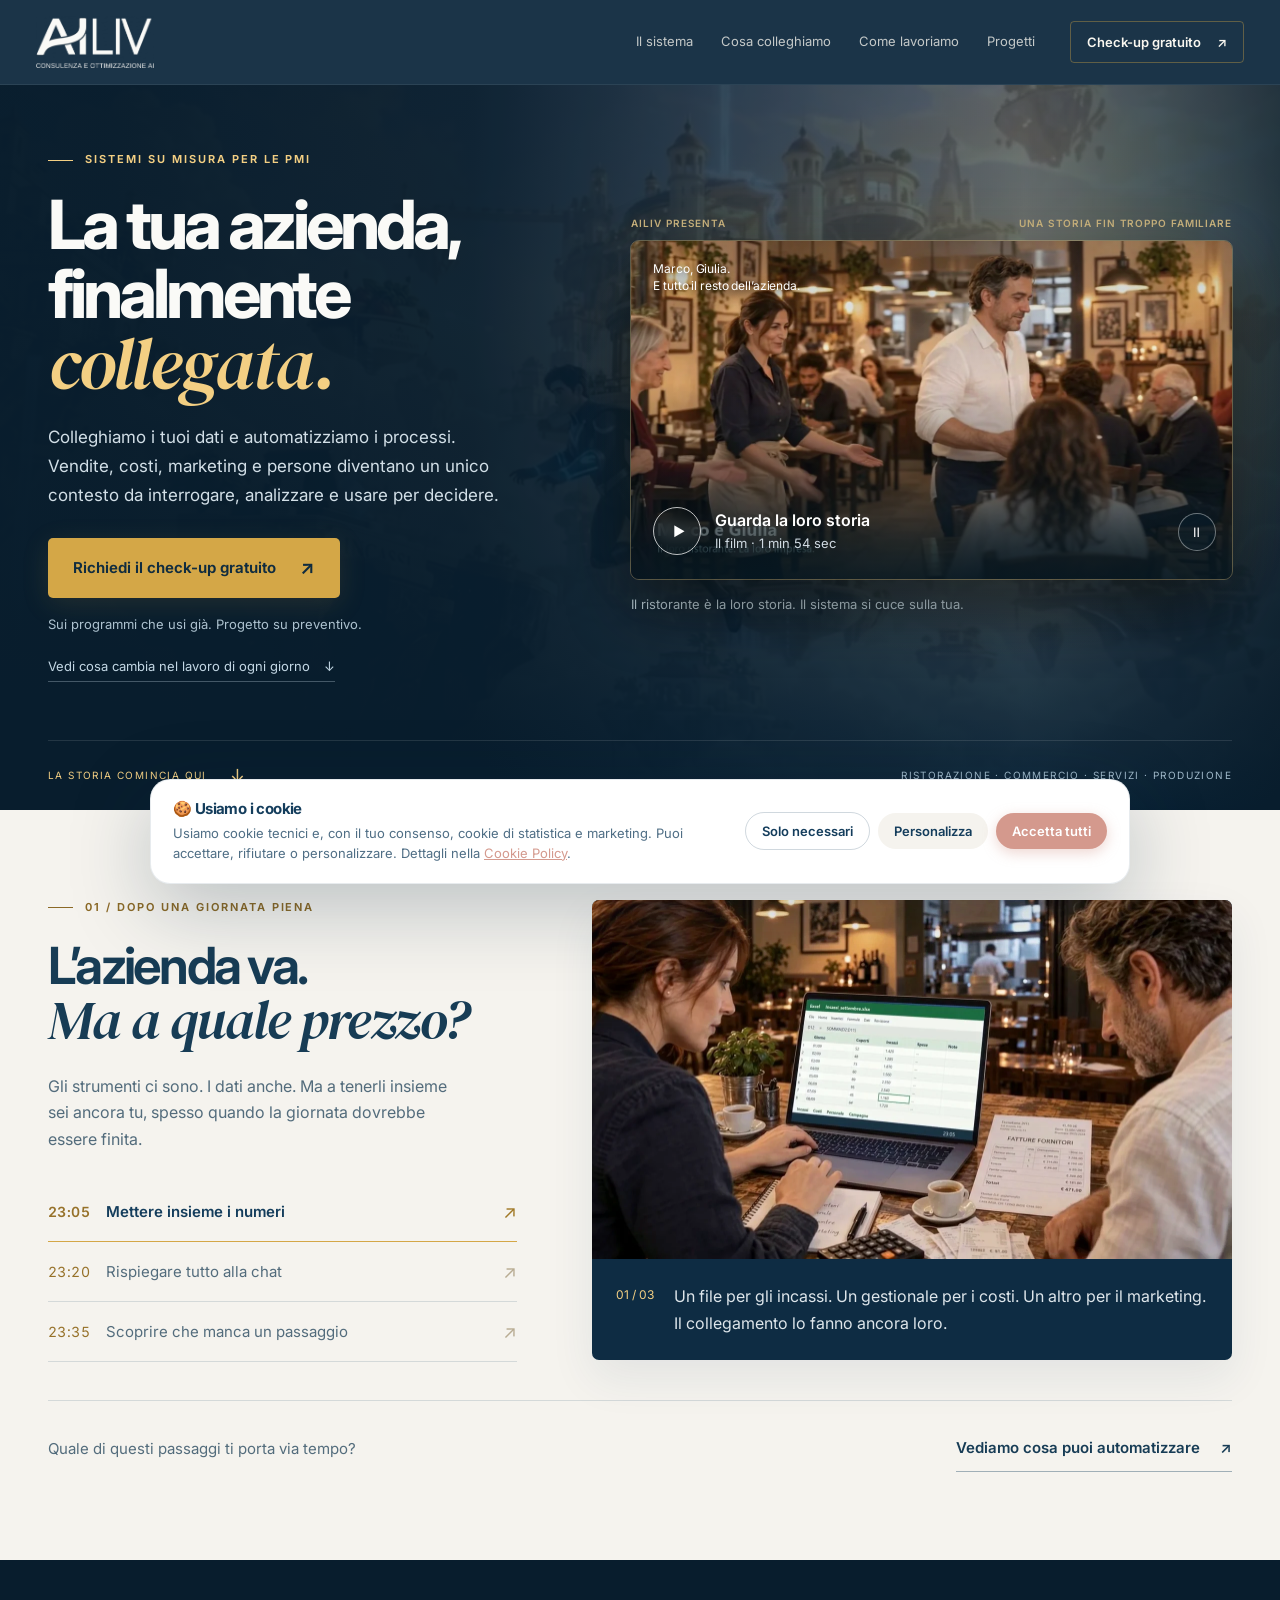
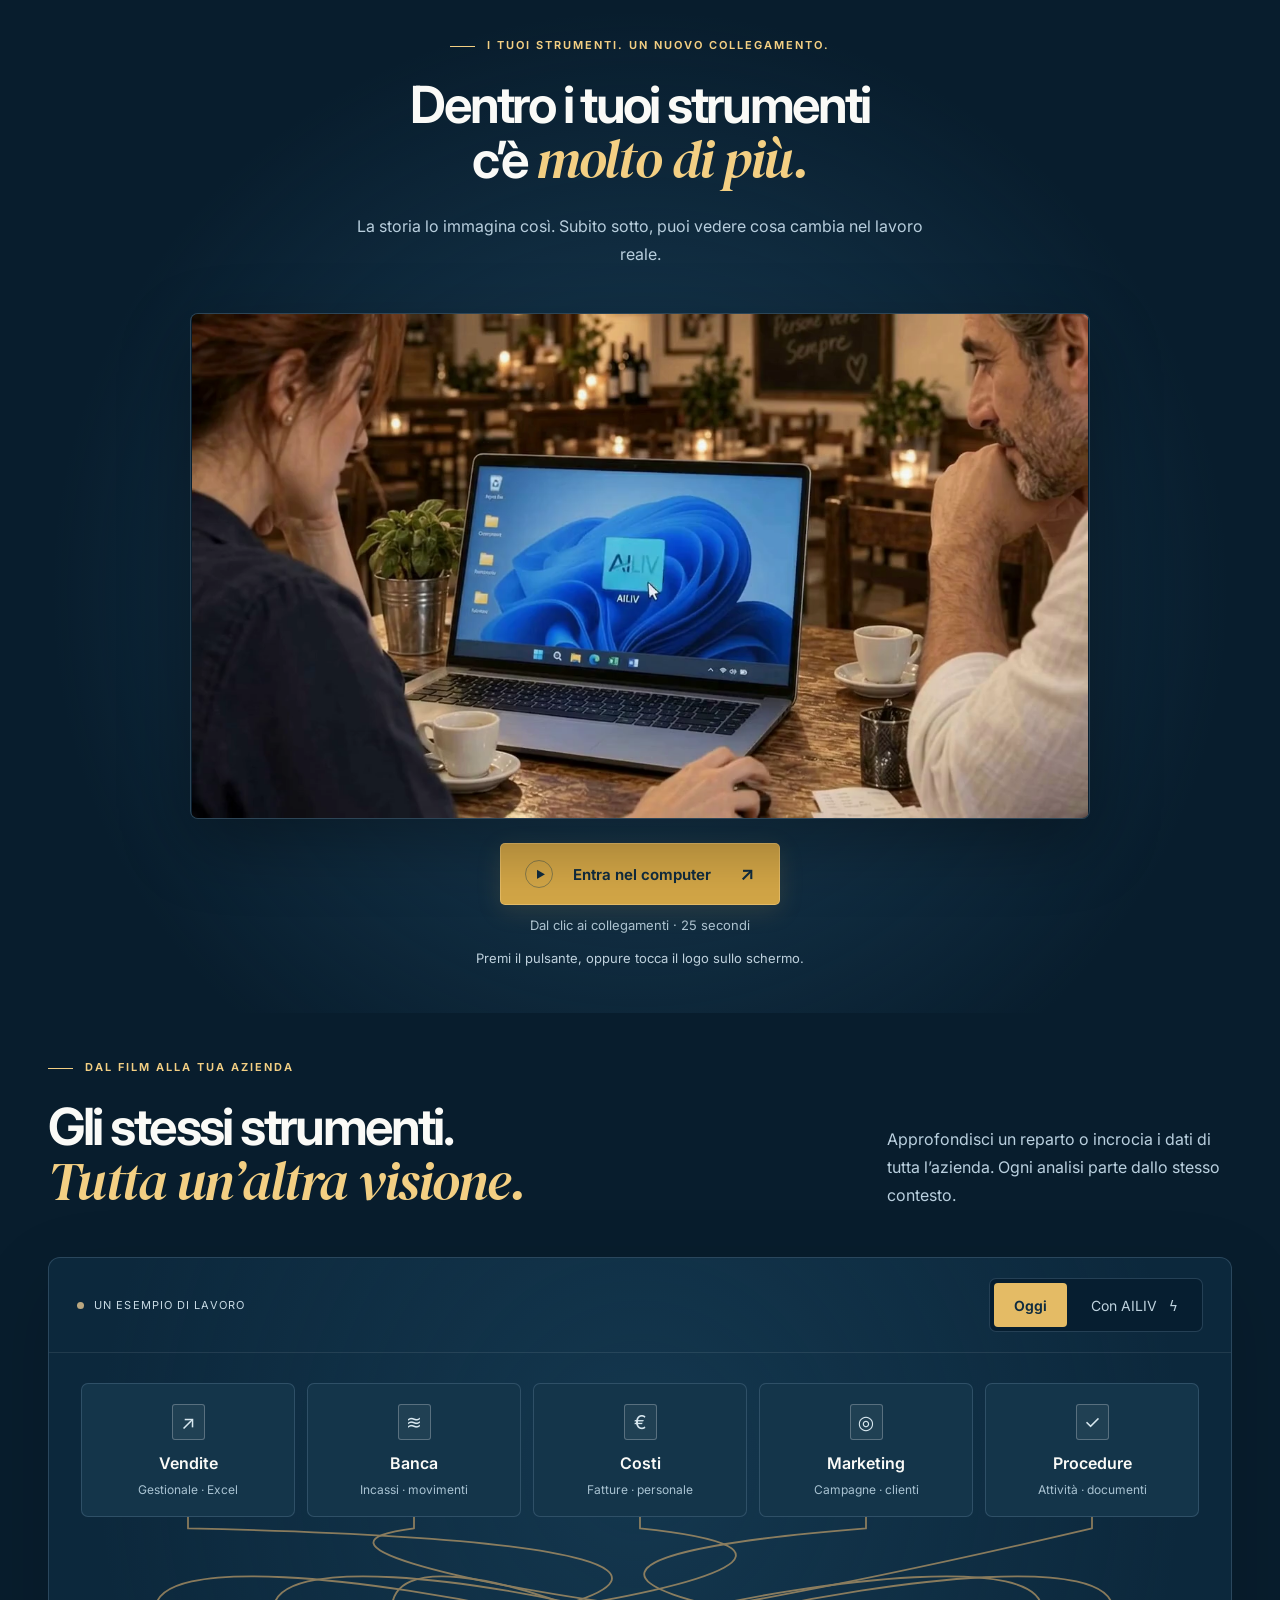
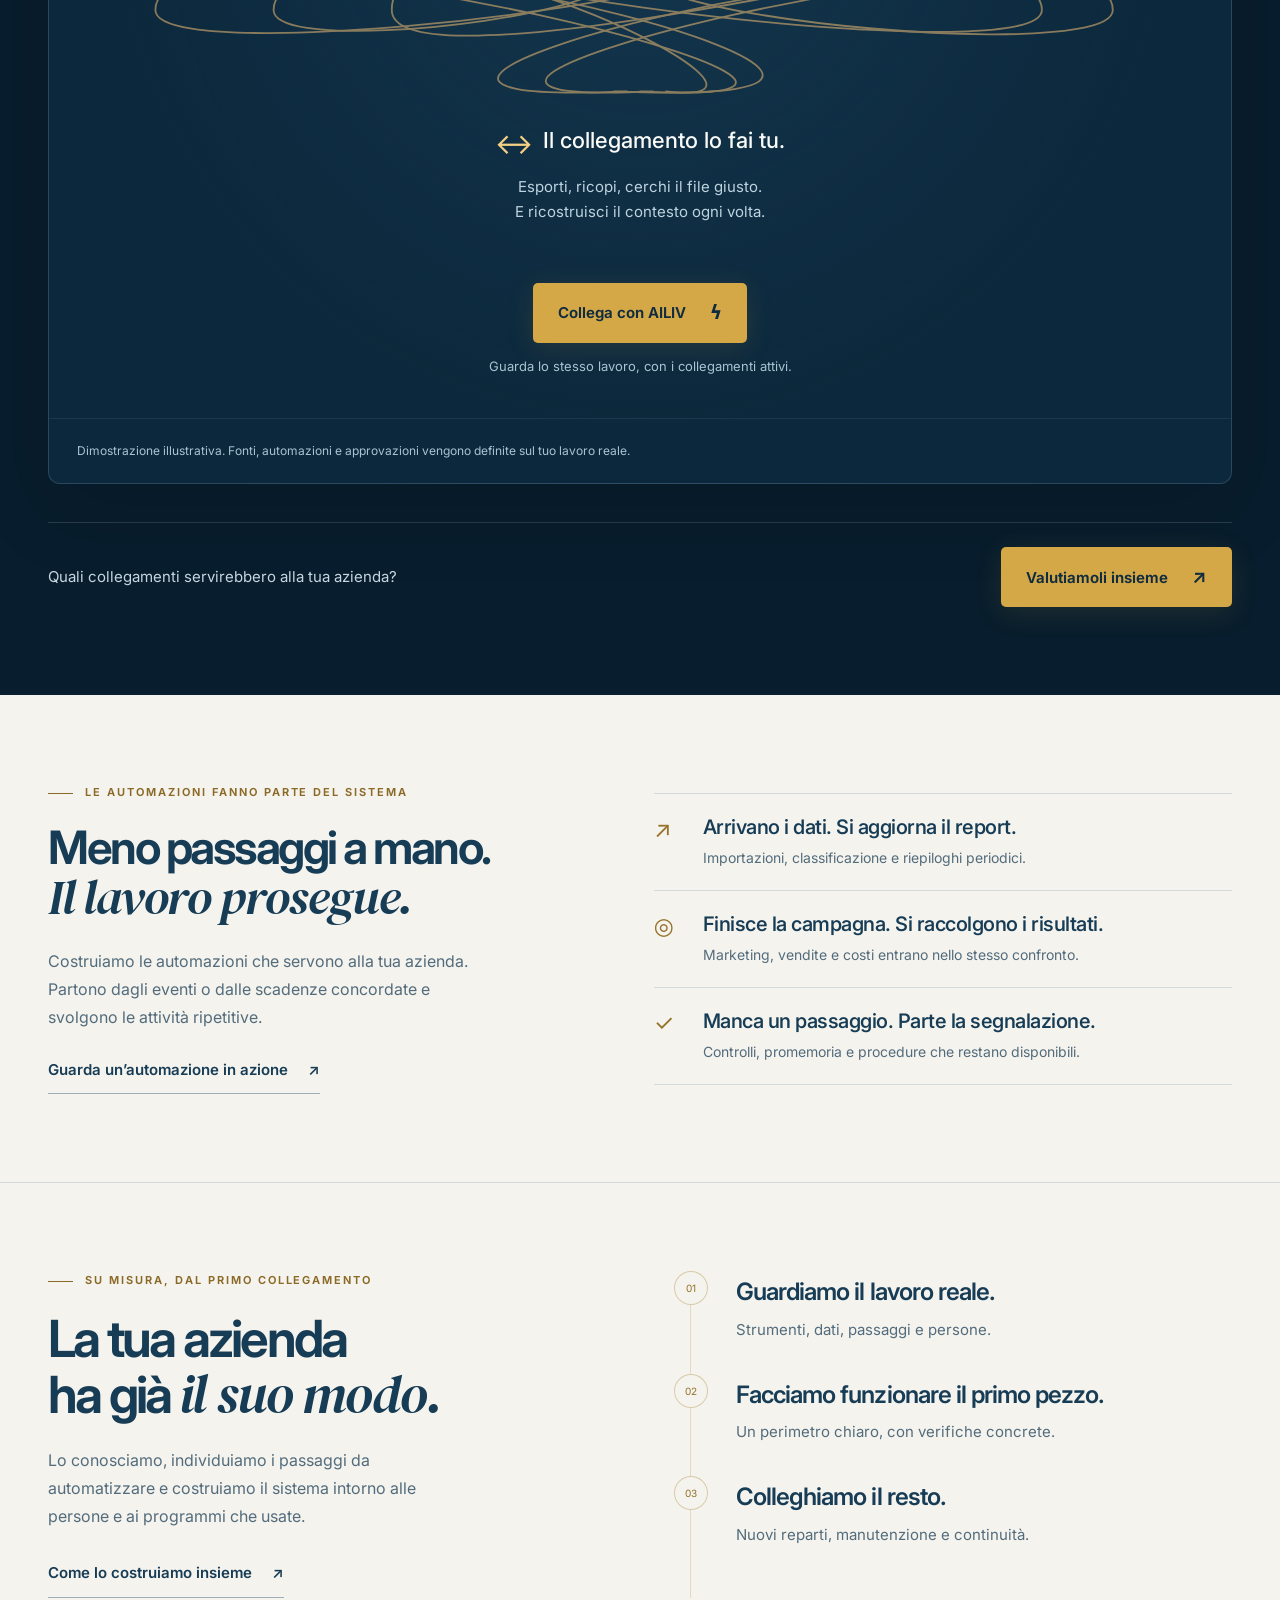
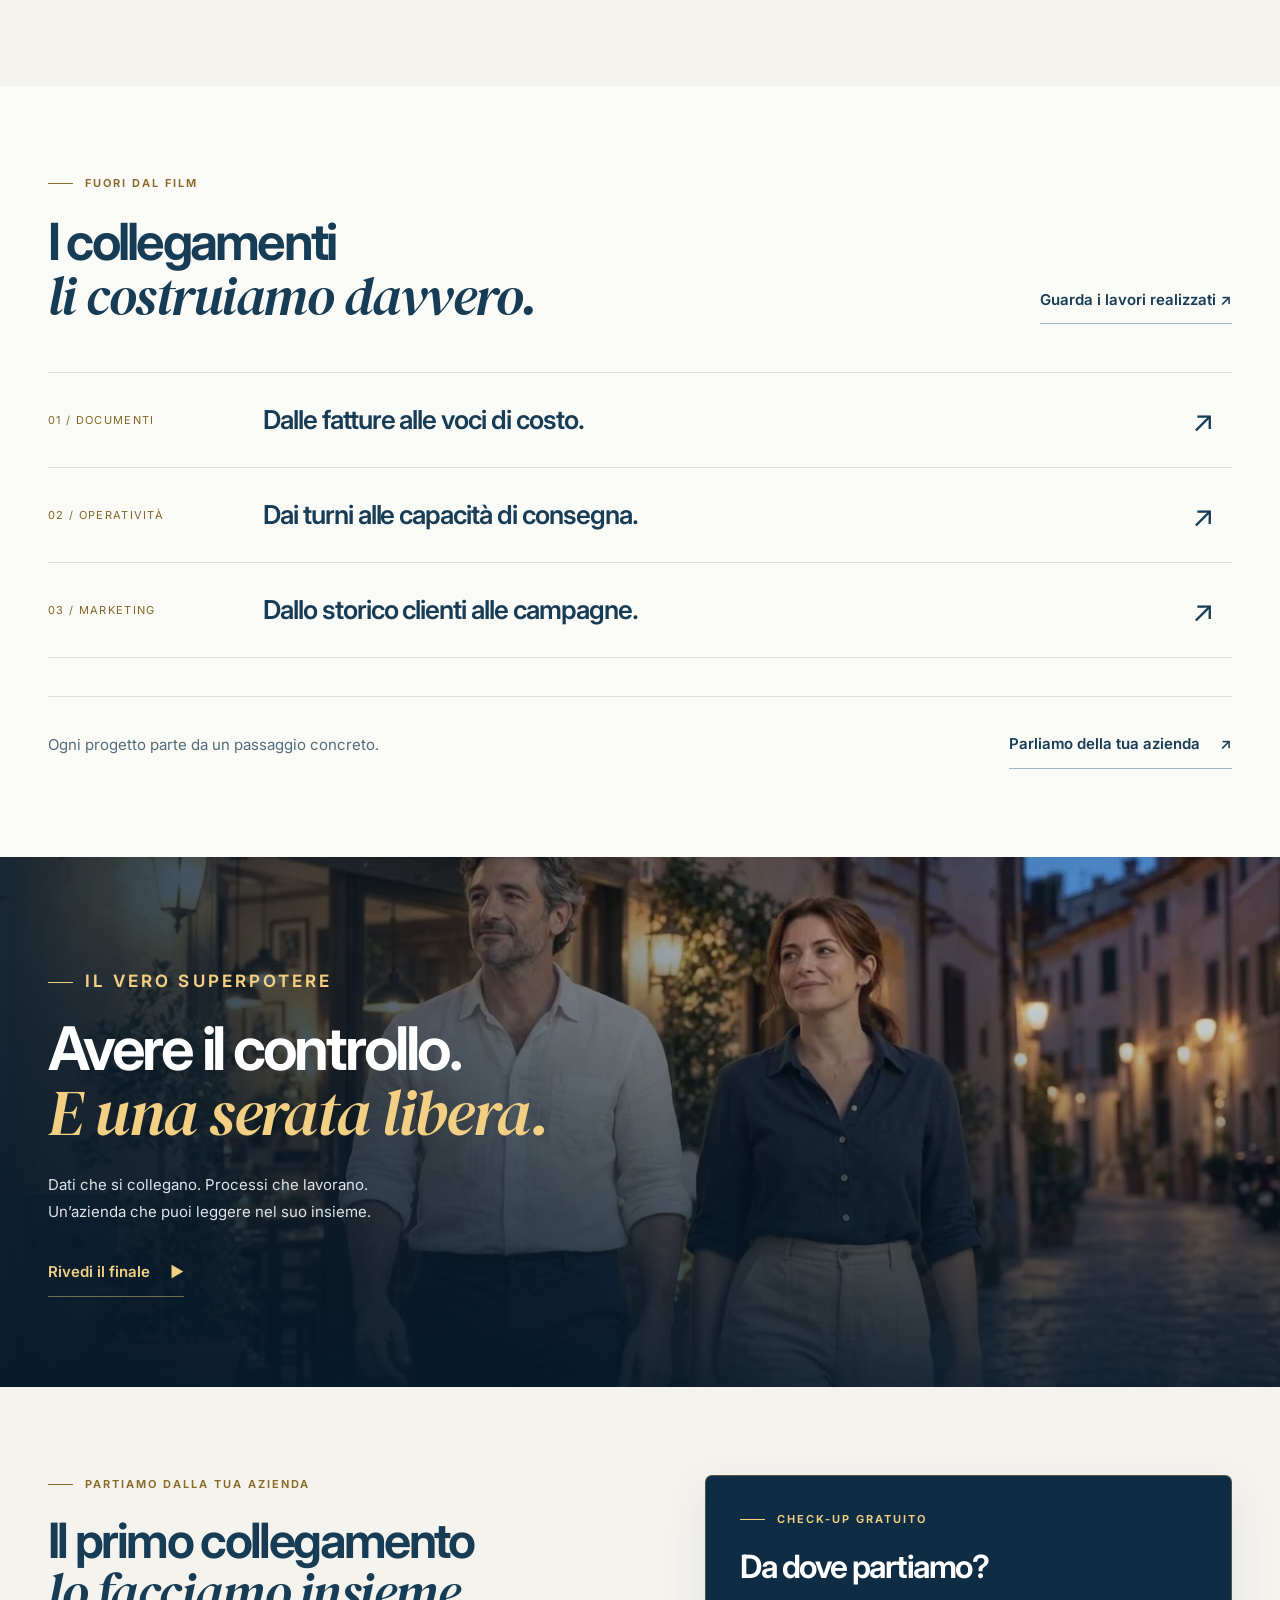
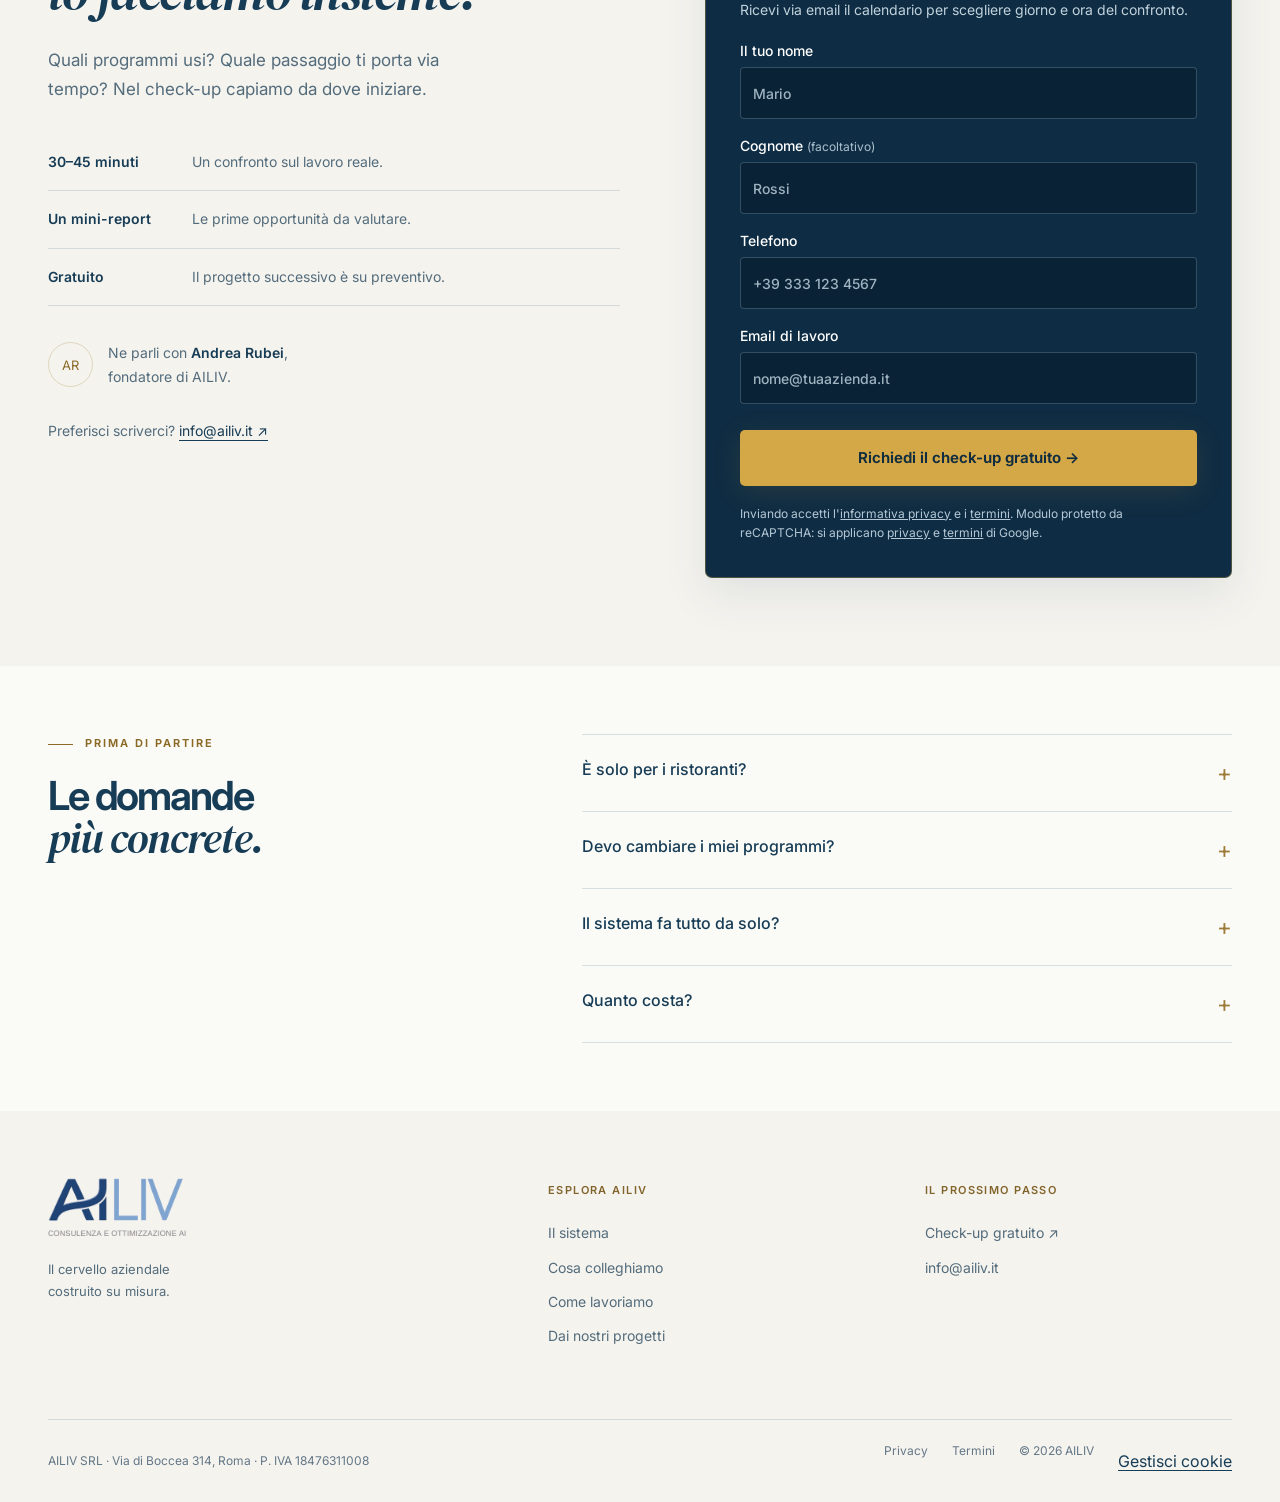
<file: index.html>
<!doctype html><html lang="it"><head><meta charset="utf-8"><meta name="viewport" content="width=device-width,initial-scale=1"><meta name="robots" content="index,follow"><meta name="theme-color" content="#0e2c43"><title>La tua azienda, finalmente collegata — AILIV</title><meta name="description" content="Tutti i tuoi dati, collegati e analizzabili a 360°. AILIV automatizza i processi e costruisce una memoria aziendale su misura per capire e guidare la tua PMI."><link rel="icon" href="assets/favicon-32.png"><link rel="preconnect" href="https://fonts.googleapis.com"><link rel="preconnect" href="https://fonts.gstatic.com" crossorigin><link href="https://fonts.googleapis.com/css2?family=Inter:wght@400;450;500;550;600;650;700;750;800;900&family=DM+Serif+Display:ital@0;1&display=swap" rel="stylesheet"><link rel="stylesheet" href="cinema.css?v=20261016-4"><script src="cinema.js?v=20261016-2" defer></script><link rel="stylesheet" href="collegata.css?v=20261016-2"><link rel="stylesheet" href="transform.css?v=20261016-2"><script src="connections.js?v=20261016-2" defer></script><script src="collegata.js?v=20261016-2" defer></script><link rel="stylesheet" href="automazioni.css?v=20261016-2"><link rel="canonical" href="https://ailiv.it/"><meta property="og:url" content="https://ailiv.it/"><meta property="og:type" content="website"><meta property="og:site_name" content="AILIV"><meta property="og:locale" content="it_IT"><meta property="og:title" content="La tua azienda, finalmente collegata — AILIV"><meta property="og:description" content="Tutti i tuoi dati, collegati e analizzabili a 360°. AILIV automatizza i processi e costruisce una memoria aziendale su misura per capire e guidare la tua PMI."><meta property="og:image" content="https://ailiv.it/assets/og-card.png"><meta name="twitter:card" content="summary_large_image"><link rel="apple-touch-icon" href="/assets/apple-touch-icon.png"><script type="application/ld+json">{"@context": "https://schema.org", "@type": ["Organization", "ProfessionalService"], "@id": "https://ailiv.it/#organizzazione", "name": "Ailiv", "legalName": "AILIV SRL", "url": "https://ailiv.it/", "logo": "https://ailiv.it/assets/logo-ailiv.png", "image": "https://ailiv.it/assets/og-card.png", "description": "Sviluppo di cervelli aziendali su misura per le PMI italiane: integrazione di dati e conoscenza, automazione dei processi, report vendite, analisi dei costi, controllo di gestione e agenti marketing personalizzati.", "vatID": "IT18476311008", "taxID": "18476311008", "email": "info@ailiv.it", "address": {"@type": "PostalAddress", "streetAddress": "Via di Boccea 314", "postalCode": "00167", "addressLocality": "Roma", "addressRegion": "RM", "addressCountry": "IT"}, "founder": {"@type": "Person", "name": "Andrea Rubei"}, "areaServed": {"@type": "Country", "name": "Italia"}, "knowsAbout": ["intelligenza artificiale per PMI", "automazione dei processi aziendali", "controllo di gestione", "integrazione di gestionali e dati aziendali", "agenti conversazionali", "memoria aziendale e agenti marketing personalizzati"], "makesOffer": {"@type": "Offer", "name": "Check-up gratuito", "description": "Videochiamata di 30-45 minuti in cui analizziamo come girano i dati della tua azienda e cosa si può automatizzare, con mini-report.", "price": "0", "priceCurrency": "EUR", "url": "https://ailiv.it/#check-up"}}</script></head><body><a class="skip" href="#contenuto">Vai al contenuto</a><div class="reading-progress" aria-hidden="true"></div>
<header class="site-header"><div class="nav-wrap"><a class="brand" href="index.html#top" aria-label="AILIV, inizio"><img src="assets/logo-ailiv-footer.png" alt="AILIV" width="500" height="221"></a><nav class="desktop-nav" aria-label="Navigazione principale"><a href="sistema.html">Il sistema</a><a href="collegamenti.html">Cosa colleghiamo</a><a href="metodo.html">Come lavoriamo</a><a href="progetti.html">Progetti</a></nav><a class="nav-cta" href="#check-up">Check-up gratuito <span aria-hidden="true">↗</span></a><button class="menu-toggle" aria-label="Apri il menu" aria-expanded="false" aria-controls="mobile-nav"><span></span><span></span></button></div><nav id="mobile-nav" class="mobile-nav" aria-label="Menu mobile" hidden><a href="index.html">La storia di AILIV</a><a href="sistema.html">Il sistema</a><a href="collegamenti.html">Cosa colleghiamo</a><a href="metodo.html">Come lavoriamo</a><a href="progetti.html">Progetti</a><a href="#check-up">Parliamone →</a></nav></header><main id="contenuto"><section class="cinema-hero" id="top"><div class="hero-scenery" aria-hidden="true"></div><div class="hero-dust" aria-hidden="true"><i></i><i></i><i></i><i></i><i></i></div><div class="wrap hero-grid"><div class="hero-intro reveal"><p class="eyebrow">SISTEMI SU MISURA PER LE PMI</p><h1>La tua azienda,<br> finalmente<br><em>collegata.</em></h1><p class="intro">Colleghiamo i tuoi dati e automatizziamo i processi. Vendite, costi, marketing e persone diventano un unico contesto da interrogare, analizzare e usare per decidere.</p></div><div class="hero-media reveal"><div class="cinema-caption"><span>AILIV PRESENTA</span><span>UNA STORIA FIN TROPPO FAMILIARE</span></div><div class="film-cover"><video id="teaser" muted loop playsinline preload="none" poster="assets/film-poster.webp" aria-hidden="true" tabindex="-1" data-src="assets/ailiv-teaser.mp4?v=2"></video><div class="film-shade"></div><span class="film-label">Marco, Giulia. <br>E tutto il resto dell’azienda.</span><button class="film-open" data-film="0" aria-label="Guarda il film AILIV, durata un minuto e 54 secondi"><span class="play-mark" aria-hidden="true">▶</span><span>Guarda la loro storia<small>Il film · 1 min 54 sec</small></span></button><button id="motion-toggle" class="motion-toggle" aria-label="Metti in pausa l’anteprima animata" aria-pressed="false">Ⅱ</button></div><p class="film-caption">Il ristorante è la loro storia. Il sistema si cuce sulla tua.</p></div><div class="hero-actions reveal"><a class="button gold" href="#check-up">Richiedi il check-up gratuito <span aria-hidden="true">↗</span></a><p>Sui programmi che usi già. Progetto su preventivo.</p><a class="hero-demo-link" href="#squadra">Vedi cosa cambia nel lavoro di ogni giorno <span aria-hidden="true">↓</span></a></div></div><div class="hero-bottom wrap"><a href="#storia">LA STORIA COMINCIA QUI <span aria-hidden="true">↓</span></a><span>RISTORAZIONE · COMMERCIO · SERVIZI · PRODUZIONE</span></div></section>
<section class="story section" id="storia"><div class="wrap story-grid"><div class="story-copy reveal"><p class="eyebrow">01 / DOPO UNA GIORNATA PIENA</p><h2>L’azienda va. <br><em>Ma a quale prezzo?</em></h2><p>Gli strumenti ci sono. I dati anche. Ma a tenerli insieme sei ancora tu, spesso quando la giornata dovrebbe essere finita.</p><div class="story-times" role="tablist" aria-label="Una serata di lavoro"><button role="tab" id="time-dati" aria-selected="true" aria-controls="story-panel" data-story="dati"><time>23:05</time><span>Mettere insieme i numeri</span><b aria-hidden="true">↗</b></button><button role="tab" id="time-contesto" aria-selected="false" aria-controls="story-panel" tabindex="-1" data-story="contesto"><time>23:20</time><span>Rispiegare tutto alla chat</span><b aria-hidden="true">↗</b></button><button role="tab" id="time-procedure" aria-selected="false" aria-controls="story-panel" tabindex="-1" data-story="procedure"><time>23:35</time><span>Scoprire che manca un passaggio</span><b aria-hidden="true">↗</b></button></div></div><div class="story-panel reveal" id="story-panel" role="tabpanel" aria-labelledby="time-dati"><img id="story-image" src="assets/lavoro.webp" alt="Marco e Giulia confrontano una fattura con i dati al computer" width="1280" height="720" loading="lazy"><div class="story-caption"><span id="story-counter">01 / 03</span><p id="story-description">Un file per gli incassi. Un gestionale per i costi. Un altro per il marketing. Il collegamento lo fanno ancora loro.</p></div></div></div><div class="wrap section-cta"><p>Quale di questi passaggi ti porta via tempo?</p><a class="text-link" href="#check-up">Vediamo cosa puoi automatizzare <span aria-hidden="true">↗</span></a></div></section>
<section class="portal-section" id="clic">
  <div class="wrap portal-heading reveal"><p class="eyebrow">I TUOI STRUMENTI. UN NUOVO COLLEGAMENTO.</p><h2>Dentro i tuoi strumenti <br>c’è <em>molto di più.</em></h2><p>La storia lo immagina così. Subito sotto, puoi vedere cosa cambia nel lavoro reale.</p></div>
  <div class="portal-stage wrap reveal" id="ingresso" data-portal-state="ready">
    <div class="portal-screen">
      <img class="portal-poster" src="assets/ingresso-partenza-v3.webp" width="1280" height="720" alt="Sul computer di Marco e Giulia, il logo AILIV da cliccare" loading="lazy">
      <video id="portal-video" muted playsinline preload="none" aria-label="Dal clic sul logo, lo zoom entra nel computer e nel mondo AILIV" data-src="assets/ingresso-v3.mp4" hidden></video>
      <button class="portal-hotspot" id="portal-logo" aria-label="Clicca il logo AILIV sul computer e avvia l’ingresso"></button>
    </div>
    <div class="portal-action-row">
      <div class="portal-start"><button class="button gold" id="enter-system"><span class="portal-play-icon" aria-hidden="true">▶</span><span>Entra nel computer</span><span aria-hidden="true">↗</span></button><span class="portal-length">Dal clic ai collegamenti · 25 secondi</span></div>
      <div class="portal-playback" hidden><button id="pause-portal" aria-label="Metti in pausa l’ingresso">Ⅱ <span>Pausa</span></button><button id="skip-portal">Guarda cosa collega ↓</button></div>
      <div class="portal-finish" hidden><a class="button gold" href="#squadra">Guarda cosa collega <span aria-hidden="true">↓</span></a><button id="replay-portal">Rivedi l’ingresso ↺</button></div>
      <p class="portal-instruction" id="portal-status" role="status" aria-live="polite">Premi il pulsante, oppure tocca il logo sullo schermo.</p>
    </div>
  </div>
</section><section class="connected-demo section" id="squadra" aria-labelledby="demo-heading">
<div class="wrap">
  <div class="section-heading"><div><p class="eyebrow">DAL FILM ALLA TUA AZIENDA</p><h2 id="demo-heading">Gli stessi strumenti.<br><em>Tutta un’altra visione.</em></h2></div><p>Approfondisci un reparto o incrocia i dati di tutta l’azienda. Ogni analisi parte dallo stesso contesto.</p></div>
  <div class="demo-console" data-mode="before" data-phase="0">
    <div class="demo-toolbar"><span class="demo-label"><span class="status-dot"></span> UN ESEMPIO DI LAVORO</span><div class="mode-switch" role="group" aria-label="Confronta il lavoro prima e dopo AILIV"><button id="mode-before" aria-pressed="true">Oggi</button><button id="mode-after" aria-pressed="false">Con AILIV <span aria-hidden="true">ϟ</span></button></div></div>
    <div class="flow-map" aria-label="Vendite, banca, costi, marketing e procedure collegati ad AILIV">
      <div class="data-sources">
        <div class="data-source"><span class="file-symbol" aria-hidden="true">↗</span><strong>Vendite</strong><small>Gestionale · Excel</small></div>
        <div class="data-source"><span class="file-symbol" aria-hidden="true">≋</span><strong>Banca</strong><small>Incassi · movimenti</small></div>
        <div class="data-source"><span class="file-symbol" aria-hidden="true">€</span><strong>Costi</strong><small>Fatture · personale</small></div>
        <div class="data-source"><span class="file-symbol" aria-hidden="true">◎</span><strong>Marketing</strong><small>Campagne · clienti</small></div>
        <div class="data-source"><span class="file-symbol" aria-hidden="true">✓</span><strong>Procedure</strong><small>Attività · documenti</small></div>
      </div>
      <div class="flow-wires" aria-hidden="true"><svg viewBox="0 0 1000 140" preserveAspectRatio="none"><g class="wire-glow"><path d="M100 0 C100 90 500 10 500 140"/><path d="M300 0 C300 70 500 35 500 140"/><path d="M500 0 L500 140"/><path d="M700 0 C700 70 500 35 500 140"/><path d="M900 0 C900 90 500 10 500 140"/></g><g class="wire-core"><path d="M100 0 C100 90 500 10 500 140"/><path d="M300 0 C300 70 500 35 500 140"/><path d="M500 0 L500 140"/><path d="M700 0 C700 70 500 35 500 140"/><path d="M900 0 C900 90 500 10 500 140"/></g></svg><i class="flow-paper paper-1"></i><i class="flow-paper paper-2"></i><i class="flow-paper paper-3"></i><i class="flow-paper paper-4"></i><i class="flow-paper paper-5"></i></div>
      <div class="flow-center"><div class="manual-work"><span aria-hidden="true">↔</span><strong>Il collegamento lo fai tu.</strong><p>Esporti, ricopi, cerchi il file giusto.<br>E ricostruisci il contesto ogni volta.</p></div><div class="connected-brain" aria-hidden="true"><img src="assets/logo-ailiv-footer.png" alt="AILIV" width="500" height="221"><strong>Il cervello della tua azienda</strong><span>Dati collegati · Memoria · Analisi a 360°</span></div></div>
    </div>
    <div class="before-action" aria-hidden="false"><div><div class="before-action-inner"><button class="button gold" id="connect-data">Collega con AILIV <span aria-hidden="true">ϟ</span></button><p>Guarda lo stesso lavoro, con i collegamenti attivi.</p></div></div></div>
    <div class="connected-output" inert aria-hidden="true"><div><div class="connected-output-inner">
      <ol class="flow-steps" aria-label="Come lavora il sistema"><li data-step="1"><b>01</b><span><strong>Raccoglie</strong><small>I dati entrano dai tuoi strumenti.</small></span></li><li data-step="2"><b>02</b><span><strong>Automatizza</strong><small>Esegue i passaggi e aggiorna i report.</small></span></li><li data-step="3"><b>03</b><span><strong>Mette in relazione</strong><small>L’analisi tiene conto di più reparti.</small></span></li></ol>
      <div class="demo-progress-row"><p id="flow-status" role="status" aria-live="polite">I dati sono collegati.</p><button id="replay-flow" class="replay-flow">Rivedi il percorso ↺</button></div>
      <div class="result-tabs" role="tablist" aria-label="Scegli cosa vuoi capire"><button id="scenario-overview" role="tab" aria-selected="true" aria-controls="result-panel" data-scenario="overview">Una visione a 360°</button><button id="scenario-marketing" role="tab" aria-selected="false" aria-controls="result-panel" tabindex="-1" data-scenario="marketing">Quale campagna conviene?</button><button id="scenario-memory" role="tab" aria-selected="false" aria-controls="result-panel" tabindex="-1" data-scenario="memory">E se cambia una persona?</button></div>
      <div class="result-panel" id="result-panel" role="tabpanel" aria-labelledby="scenario-overview"><div class="report-preview context-preview"><div class="report-top"><span id="report-label">IL CONTESTO DA INTERROGARE</span><span class="report-state">Esempio illustrativo</span></div><h3 id="report-heading">Crescono le vendite. E il resto?</h3><div class="report-rows" id="report-rows"><div><span>Vendite ↔ marketing</span><b>Domanda</b></div><div><span>Costi ↔ incassi</span><b>Margini</b></div><div><span>Persone ↔ procedure</span><b>Operatività</b></div></div><p class="report-warning" id="report-warning"><span aria-hidden="true">!</span> L’analisi usa le fonti collegate. I dati mancanti restano visibili.</p></div><div class="decision-preview"><p class="eyebrow">DAL DATO ALL’AZIONE</p><h3 id="decision-heading">La domanda cambia. Il contesto resta.</h3><p id="decision-text">Puoi approfondire un reparto o incrociare vendite, costi, marketing e operatività. Il sistema usa il contesto comune per aiutarti a capire cosa succede e valutare le prossime mosse.</p><span class="context-label">CONTESTO CONDIVISO</span><p id="decision-context">Tutti i reparti + documenti + storico</p></div></div>
    </div>
    </div></div><p class="demo-footnote">Dimostrazione illustrativa. Fonti, automazioni e approvazioni vengono definite sul tuo lavoro reale.</p>
  </div>
  <div class="section-cta light-cta"><p>Quali collegamenti servirebbero alla tua azienda?</p><a class="button gold" href="#check-up">Valutiamoli insieme <span aria-hidden="true">↗</span></a></div>
</div></section>
<section class="automation-band section" id="automazioni"><div class="wrap"><div><p class="eyebrow">LE AUTOMAZIONI FANNO PARTE DEL SISTEMA</p><h2>Meno passaggi a mano.<br><em>Il lavoro prosegue.</em></h2><p class="automation-intro">Costruiamo le automazioni che servono alla tua azienda. Partono dagli eventi o dalle scadenze concordate e svolgono le attività ripetitive.</p><a class="text-link" href="sistema.html#visione">Guarda un’automazione in azione <span aria-hidden="true">↗</span></a></div><ul class="automation-examples"><li><b aria-hidden="true">↗</b><div><strong>Arrivano i dati. Si aggiorna il report.</strong><p>Importazioni, classificazione e riepiloghi periodici.</p></div></li><li><b aria-hidden="true">◎</b><div><strong>Finisce la campagna. Si raccolgono i risultati.</strong><p>Marketing, vendite e costi entrano nello stesso confronto.</p></div></li><li><b aria-hidden="true">✓</b><div><strong>Manca un passaggio. Parte la segnalazione.</strong><p>Controlli, promemoria e procedure che restano disponibili.</p></div></li></ul></div></section><section class="tailoring section"><div class="wrap tailoring-grid" id="metodo"><div class="reveal"><p class="eyebrow">SU MISURA, DAL PRIMO COLLEGAMENTO</p><h2>La tua azienda <br>ha già <em>il suo modo.</em></h2><p>Lo conosciamo, individuiamo i passaggi da automatizzare e costruiamo il sistema intorno alle persone e ai programmi che usate.</p><a class="text-link" href="metodo.html">Come lo costruiamo insieme <span aria-hidden="true">↗</span></a></div><div class="tailor-path reveal"><div><span>01</span><h3>Guardiamo il lavoro reale.</h3><p>Strumenti, dati, passaggi e persone.</p></div><div><span>02</span><h3>Facciamo funzionare il primo pezzo.</h3><p>Un perimetro chiaro, con verifiche concrete.</p></div><div><span>03</span><h3>Colleghiamo il resto.</h3><p>Nuovi reparti, manutenzione e continuità.</p></div></div></div></section>
<section class="real-world section"><div class="wrap"><div class="section-heading reveal"><div><p class="eyebrow">FUORI DAL FILM</p><h2>I collegamenti <br><em>li costruiamo davvero.</em></h2></div><a class="text-link" href="progetti.html">Guarda i lavori realizzati ↗</a></div><div class="proof-strips"><a href="progetti.html#documenti"><span>01 / DOCUMENTI</span><h3>Dalle fatture alle voci di costo.</h3><b aria-hidden="true">↗</b></a><a href="progetti.html#persone"><span>02 / OPERATIVITÀ</span><h3>Dai turni alle capacità di consegna.</h3><b aria-hidden="true">↗</b></a><a href="progetti.html#marketing"><span>03 / MARKETING</span><h3>Dallo storico clienti alle campagne.</h3><b aria-hidden="true">↗</b></a></div><div class="section-cta"><p>Ogni progetto parte da un passaggio concreto.</p><a class="text-link" href="#check-up">Parliamo della tua azienda <span aria-hidden="true">↗</span></a></div></div></section>
<section class="freedom"><img src="assets/liberi.webp" alt="Marco e Giulia passeggiano sereni fuori dal ristorante" width="1280" height="720" loading="lazy"><div class="freedom-veil"></div><div class="wrap freedom-copy reveal"><p class="eyebrow">IL VERO SUPERPOTERE</p><h2>Avere il controllo. <br><em>E una serata libera.</em></h2><p>Dati che si collegano. Processi che lavorano. <br>Un’azienda che puoi leggere nel suo insieme.</p><button class="text-link light" data-film="94.54">Rivedi il finale <span aria-hidden="true">▶</span></button></div></section>
<section class="inline-checkup section" id="check-up" aria-labelledby="contact-heading"><span id="prenota"></span><div class="wrap contact-grid"><div class="contact-copy"><p class="eyebrow">PARTIAMO DALLA TUA AZIENDA</p><h2 id="contact-heading">Il primo collegamento<br><em>lo facciamo insieme.</em></h2><p class="contact-intro">Quali programmi usi? Quale passaggio ti porta via tempo? Nel check-up capiamo da dove iniziare.</p><div class="contact-promises"><div><strong>30–45 minuti</strong><span>Un confronto sul lavoro reale.</span></div><div><strong>Un mini-report</strong><span>Le prime opportunità da valutare.</span></div><div><strong>Gratuito</strong><span>Il progetto successivo è su preventivo.</span></div></div><div class="founder"><span>AR</span><p>Ne parli con <strong>Andrea Rubei</strong>,<br>fondatore di AILIV.</p></div><p class="contact-alternative">Preferisci scriverci? <a href="mailto:info@ailiv.it">info@ailiv.it ↗</a></p></div><form id="leadForm" class="checkup-form" novalidate><p class="eyebrow">CHECK-UP GRATUITO</p><h2>Da dove partiamo?</h2><p class="form-intro">Ricevi via email il calendario per scegliere giorno e ora del confronto.</p>
        <label>Il tuo nome
          <input name="first_name" autocomplete="given-name" required placeholder="Mario">
        </label>
        <label>Cognome <span>(facoltativo)</span>
          <input name="last_name" autocomplete="family-name" placeholder="Rossi">
        </label>
        <label>Telefono
          <input name="phone" type="tel" autocomplete="tel" required placeholder="+39 333 123 4567">
        </label>
        <label>Email di lavoro
          <input name="email" type="email" autocomplete="email" required placeholder="nome@tuaazienda.it">
        </label>
        <button type="submit" class="button gold lead-submit">Richiedi il check-up gratuito →</button>
        <p class="lead-status" id="leadStatus" role="status" aria-live="polite"></p>
        <p class="form-legal">Inviando accetti l'<a href="privacy.html">informativa privacy</a> e i <a href="termini.html">termini</a>. Modulo protetto da reCAPTCHA: si applicano <a href="https://policies.google.com/privacy" target="_blank" rel="noopener">privacy</a> e <a href="https://policies.google.com/terms" target="_blank" rel="noopener">termini</a> di Google.</p>
      <noscript><p>Per richiedere il check-up puoi scrivere a <a href="mailto:info@ailiv.it">info@ailiv.it</a>.</p></noscript></form></div></section><section class="section wrap faq-section"><div><p class="eyebrow">PRIMA DI PARTIRE</p><h2>Le domande <br><em>più concrete.</em></h2></div><div class="faq"><details><summary>È solo per i ristoranti?<span aria-hidden="true">+</span></summary><p>Il ristorante è l’esempio del film. Lavoriamo sui processi delle PMI: ristorazione, commercio, servizi e produzione. Il progetto parte dalla tua attività.</p></details><details><summary>Devo cambiare i miei programmi?<span aria-hidden="true">+</span></summary><p>Partiamo da quelli che usi. Nel check-up verifichiamo accessi, esportazioni e qualità dei dati per capire cosa si può collegare.</p></details><details><summary>Il sistema fa tutto da solo?<span aria-hidden="true">+</span></summary><p>Le automazioni eseguono passaggi definiti. L’AI aiuta ad analizzare le informazioni e preparare proposte. Eccezioni, approvazioni e responsabilità vengono concordate nel progetto.</p></details><details><summary>Quanto costa?<span aria-hidden="true">+</span></summary><p>Il check-up iniziale è gratuito. Progetto e manutenzione sono su preventivo, in base ai collegamenti e alle automazioni da costruire.</p></details></div></section></main><div class="mobile-contact" id="mobile-contact" hidden><a href="#check-up">Check-up gratuito <span aria-hidden="true">↗</span></a></div><footer class="site-footer"><div class="wrap footer-main"><a class="footer-brand" href="index.html"><img src="assets/logo-ailiv-hero.png" width="1400" height="608" alt="AILIV"><span>Il cervello aziendale <br>costruito su misura.</span></a><div><span class="footer-label">ESPLORA AILIV</span><a href="sistema.html">Il sistema</a><a href="collegamenti.html">Cosa colleghiamo</a><a href="metodo.html">Come lavoriamo</a><a href="progetti.html">Dai nostri progetti</a></div><div><span class="footer-label">IL PROSSIMO PASSO</span><a href="#check-up">Check-up gratuito ↗</a><a href="mailto:info@ailiv.it">info@ailiv.it</a></div></div><div class="wrap footer-bottom"><p>AILIV SRL · Via di Boccea 314, Roma · P. IVA 18476311008</p><div><a href="https://ailiv.it/privacy.html" target="_blank" rel="noopener">Privacy</a><a href="https://ailiv.it/termini.html" target="_blank" rel="noopener">Termini</a><span>© 2026 AILIV</span></div></div></footer>
<dialog id="film-dialog" aria-labelledby="film-heading"><div class="dialog-top"><h2 id="film-heading">AILIV · Dentro la tua azienda</h2><button id="close-film" aria-label="Chiudi il film">Chiudi <span aria-hidden="true">×</span></button></div><video id="full-film" controls playsinline preload="none" poster="assets/film-poster.webp"><source src="assets/ailiv-film.mp4?v=3.1" type="video/mp4"></video><div class="film-chapters" aria-label="Capitoli del film"><button data-seek="0">La storia</button><button data-seek="52.75">Il clic</button><button data-seek="61.45">Collega</button><button data-seek="73">Ricorda</button><button data-seek="82.17">Analizza</button><button data-seek="94.54">La loro serata</button></div></dialog><script src="assets/cookie-consent.js?v=20261016-4" defer></script><script src="assets/site-tracking.js?v=20261016-5" defer></script><script src="assets/lead-form.js?v=20261016-4" defer></script></body></html>
</file>
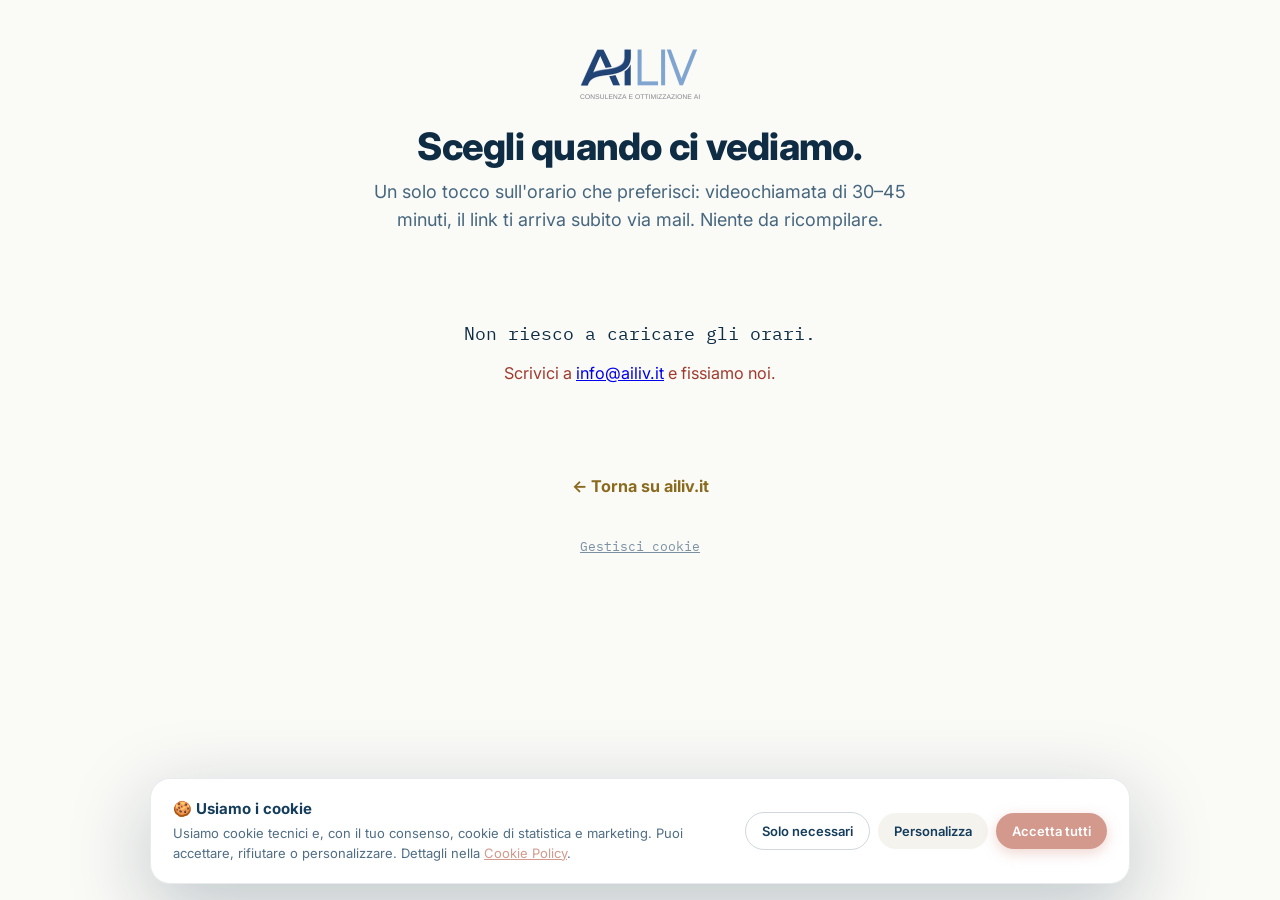
<file: prenota/index.html>
<!DOCTYPE html>
<html lang="it">
<head>
<meta charset="UTF-8">
<meta name="viewport" content="width=device-width, initial-scale=1.0">
<title>Prenota il tuo check-up gratuito — Ailiv</title>
<meta name="robots" content="noindex,nofollow">
<meta name="description" content="Scegli l'orario: 20 minuti in videochiamata con Andrea, con un mini-report sui tuoi numeri. Nessun impegno.">
<meta property="og:title" content="Prenota il tuo check-up gratuito — Ailiv">
<meta property="og:description" content="Scegli l'orario: 20 minuti in videochiamata con Andrea, con un mini-report sui tuoi numeri. Nessun impegno.">
<meta property="og:image" content="https://ailiv.it/assets/og-card.png">
<meta property="og:image:width" content="1200">
<meta property="og:image:height" content="630">
<meta property="og:url" content="https://ailiv.it/prenota">
<meta property="og:type" content="website">
<meta property="og:site_name" content="Ailiv">
<meta property="og:locale" content="it_IT">
<meta name="twitter:card" content="summary_large_image">
<meta name="twitter:image" content="https://ailiv.it/assets/og-card.png">
<link rel="icon" href="/assets/favicon.ico?v=2" sizes="any">
<link rel="icon" type="image/png" sizes="32x32" href="/assets/favicon-32.png?v=2">
<link rel="apple-touch-icon" href="/assets/apple-touch-icon.png?v=2">
<!-- Alias corto condivisibile: ailiv.it/prenota → /prenota.html (conserva i query param) -->
<script>location.replace('/prenota.html' + location.search);</script>
<meta http-equiv="refresh" content="0;url=/prenota.html">
</head>
<body>
<p style="font-family:sans-serif;text-align:center;padding:3rem 1rem;">
  Un attimo… se non succede nulla <a href="/prenota.html">tocca qui per scegliere l'orario</a>.
</p>
</body>
</html>
</file>
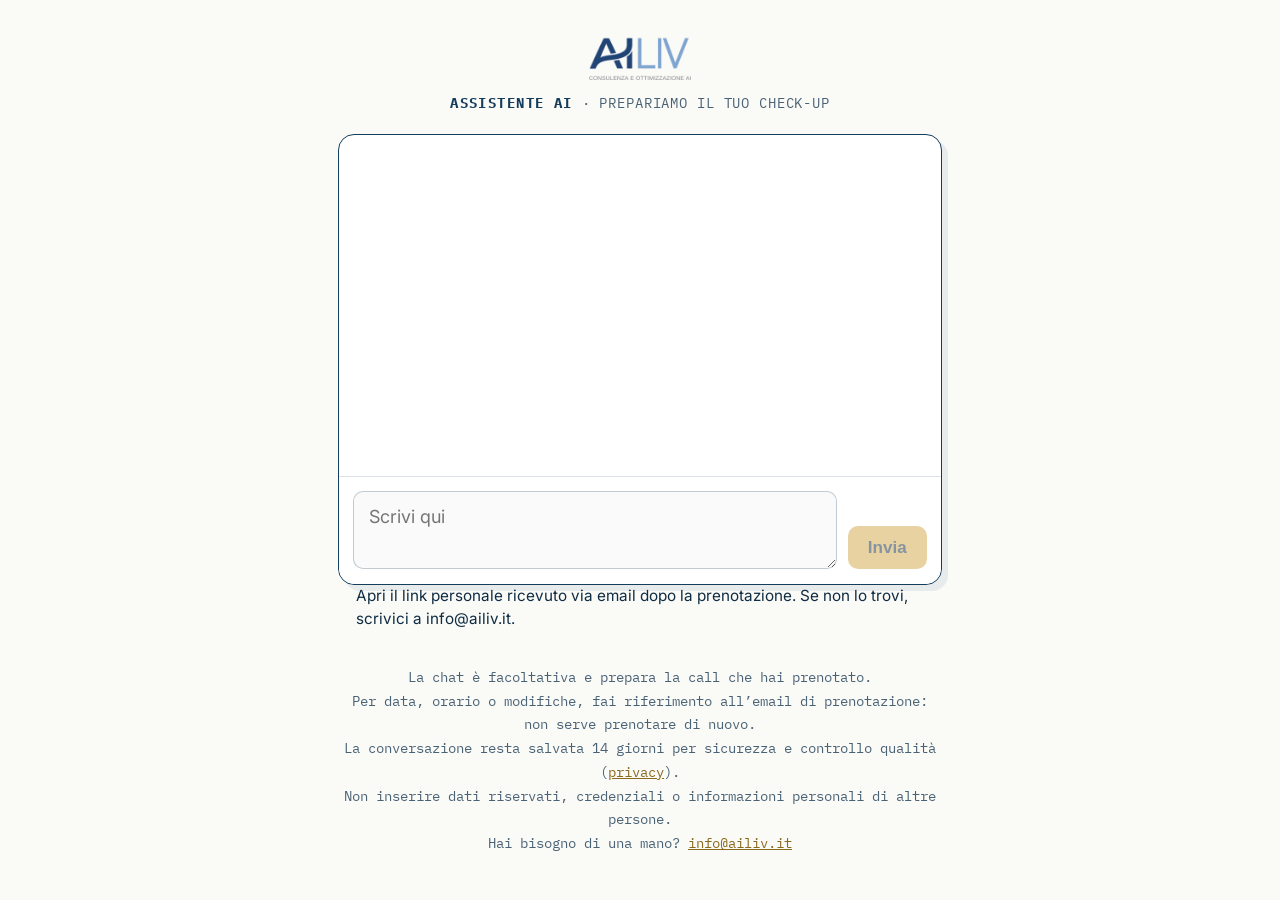
<file: preparati/index.html>
<!DOCTYPE html>
<html lang="it">
<head>
<meta charset="UTF-8">
<meta name="viewport" content="width=device-width, initial-scale=1.0">
<title>Prepariamo la tua call — Ailiv</title>
<meta name="robots" content="noindex,nofollow">
<meta name="description" content="Qualche domanda sulla tua attività, gli strumenti e i passaggi da semplificare, per preparare il check-up gratuito con Andrea.">
<meta property="og:title" content="Prepariamo la tua call — Ailiv">
<meta property="og:description" content="Qualche domanda sulla tua attività, gli strumenti e i passaggi da semplificare, per preparare il check-up gratuito con Andrea.">
<meta property="og:image" content="https://ailiv.it/assets/og-card.png">
<meta property="og:image:width" content="1200">
<meta property="og:image:height" content="630">
<meta property="og:url" content="https://ailiv.it/preparati/">
<meta property="og:type" content="website">
<meta property="og:site_name" content="Ailiv">
<meta property="og:locale" content="it_IT">
<meta name="twitter:card" content="summary_large_image">
<meta name="twitter:image" content="https://ailiv.it/assets/og-card.png">
<link rel="icon" href="/assets/favicon.ico?v=2" sizes="any">
<link rel="icon" type="image/png" sizes="32x32" href="/assets/favicon-32.png?v=2">
<link rel="icon" type="image/png" sizes="48x48" href="/assets/favicon-48.png?v=2">
<link rel="apple-touch-icon" href="/assets/apple-touch-icon.png?v=2">
<link rel="preconnect" href="https://fonts.googleapis.com">
<link href="https://fonts.googleapis.com/css2?family=Inter:wght@400;600;700;800&family=IBM+Plex+Mono:wght@400;600&display=swap" rel="stylesheet">
<style>
  :root { --navy:#143d5c; --ink:#0e2c43; --gold:#d4a747; --gold-text:#8a6a1e; --cream:#fafaf7; --line:rgba(20,61,92,.14); }
  * { margin:0; padding:0; box-sizing:border-box; }
  html { font-size:112.5%; font-family:'Inter',sans-serif; }
  body { background:var(--cream); color:var(--ink); -webkit-font-smoothing:antialiased; }
  .wrap { max-width:640px; margin:0 auto; padding:2rem 1rem 2.5rem; display:flex; flex-direction:column; min-height:100dvh; }
  .head { text-align:center; margin-bottom:1.2rem; }
  .head img { height:44px; width:auto; }
  /* Contrasto >= 4.5:1 (WCAG AA): l'art.50 AI Act richiede che la dichiarazione sia
     "chiara e distinguibile" e conforme ai requisiti di accessibilità. Prima era .6 su cream. */
  .head p { font-family:'IBM Plex Mono',monospace; font-size:.8rem; color:#4a6275; margin-top:.5rem; letter-spacing:.06em; }
  .head p b { color:var(--navy); font-weight:700; letter-spacing:.1em; }
  .chat { flex:1; background:#fff; border:1.5px solid var(--navy); border-radius:16px; box-shadow:6px 6px 0 rgba(20,61,92,.08); display:flex; flex-direction:column; overflow:hidden; }
  .msgs { flex:1; padding:1.1rem; display:flex; flex-direction:column; gap:.7rem; min-height:260px; }
  .msg { max-width:85%; padding:.7rem .95rem; border-radius:14px; font-size:.95rem; line-height:1.55; white-space:pre-wrap; word-wrap:break-word; }
  .bot { align-self:flex-start; background:var(--cream); border:1px solid var(--line); border-bottom-left-radius:4px; }
  .me { align-self:flex-end; background:var(--navy); color:#fff; border-bottom-right-radius:4px; }
  .bot .who { display:flex; align-items:center; gap:.4rem; font-family:'IBM Plex Mono',monospace; font-size:.66rem; color:var(--gold-text); margin-bottom:.3rem; }
  .bot .who img { width:16px; height:16px; }
  .typing { display:flex; align-items:center; gap:.65rem; align-self:flex-start; margin:0 1.1rem .8rem; padding:.65rem .9rem; border:1px solid var(--line); border-radius:14px 14px 14px 4px; background:var(--cream); color:var(--navy); font-size:.8rem; }
  .typing[hidden] { display:none; }
  .typing-dots { display:inline-flex; align-items:center; gap:4px; }
  .typing-dots i { display:block; width:6px; height:6px; border-radius:50%; background:var(--gold-text); animation:reply-dot 1.2s ease-in-out infinite; }
  .typing-dots i:nth-child(2) { animation-delay:.15s; }
  .typing-dots i:nth-child(3) { animation-delay:.3s; }
  @keyframes reply-dot { 0%,60%,100%{transform:translateY(0);opacity:.45}30%{transform:translateY(-4px);opacity:1} }
  @media(prefers-reduced-motion:reduce){.typing-dots i{animation:none;opacity:1}}
  .bot a { color:var(--navy); text-decoration:underline; text-underline-offset:3px; overflow-wrap:anywhere; }
  .bot a:focus-visible { outline:2px solid var(--gold-text); outline-offset:3px; }
  .bar { display:flex; align-items:flex-end; gap:.6rem; padding:.8rem; border-top:1.5px solid var(--line); background:#fff; position:sticky; bottom:0; z-index:2; }
  .bar textarea { flex:1; min-width:0; min-height:78px; resize:vertical; font-family:'Inter',sans-serif; font-size:1rem; line-height:1.4; color:var(--ink); border:1.5px solid rgba(20,61,92,.25); border-radius:10px; padding:.65rem .8rem; outline:none; max-height:160px; }
  .bar textarea:focus { border-color:var(--gold); box-shadow:0 0 0 3px rgba(212,167,71,.18); }
  .bar button { background:var(--gold); color:var(--ink); border:none; font-weight:800; font-size:.95rem; padding:.65rem 1.1rem; border-radius:10px; cursor:pointer; }
  .bar button:hover { background:#b8902f; }
  .bar button:disabled { opacity:.5; cursor:wait; }
  .status { padding:0 1rem 1rem; font-size:.85rem; line-height:1.5; }
  .status button { display:block; margin-top:.6rem; padding:.6rem .8rem; font:inherit; color:var(--navy); border:1px solid var(--navy); border-radius:8px; background:#fff; cursor:pointer; }
  .chat { overflow:visible; }
  .bar { border-radius:0 0 16px 16px; }
  @media(max-width:480px){.wrap{padding:1rem .7rem 1.5rem}.head p{font-size:.7rem}.msg{max-width:94%;font-size:.94rem;padding:.65rem .75rem}.msgs{padding:.75rem}.bar{gap:.4rem;padding:.6rem;padding-bottom:max(.6rem,env(safe-area-inset-bottom))}.bar button{min-height:48px;padding:.65rem .8rem}.note{font-family:'Inter',sans-serif;font-size:.75rem}}
  .note { font-family:'IBM Plex Mono',monospace; font-size:.8rem; color:#4a6275; text-align:center; margin-top:.9rem; line-height:1.65; }
  .note a { color:var(--gold-text); }
  .fallback { text-align:center; padding:2.5rem 1.2rem; }
  .fallback h2 { font-weight:800; font-size:1.4rem; margin-bottom:.6rem; }
  .fallback p { color:rgba(20,61,92,.78); line-height:1.6; max-width:28rem; margin:0 auto; }
  .fallback a { color:var(--gold-text); font-weight:700; }
</style>
</head>
<body>
<div class="wrap">
  <div class="head">
    <img src="/assets/logo-ailiv-email.png" alt="Ailiv">
    <p><b>ASSISTENTE AI</b> · PREPARIAMO IL TUO CHECK-UP</p>
  </div>
  <div class="chat">
    <div class="msgs" id="msgs" role="log" aria-live="polite" aria-label="Conversazione con l'assistente AI"></div>
    <div class="typing" id="typing" hidden aria-hidden="true"><span>AILIV sta rispondendo</span><span class="typing-dots"><i></i><i></i><i></i></span></div>
    <div class="bar" id="bar">
      <!-- disabilitati finché non compare il messaggio di apertura, che contiene la
           dichiarazione "sono l'assistente AI": nessuno può scrivere prima di averla letta -->
      <textarea id="inp" rows="2" maxlength="2000" placeholder="Scrivi qui" autocomplete="off" aria-label="Scrivi il tuo messaggio all'assistente AI" disabled></textarea>
      <button id="send" type="button" disabled>Invia</button>
    </div>
  </div>
  <div class="status" id="status" role="status" aria-live="polite"></div>
  <p class="note">La chat è facoltativa e prepara la call che hai prenotato.<br>Per data, orario o modifiche, fai riferimento all’email di prenotazione: non serve prenotare di nuovo.<br>La conversazione resta salvata 14 giorni per sicurezza e controllo qualità (<a href="/privacy.html">privacy</a>).<br>Non inserire dati riservati, credenziali o informazioni personali di altre persone.<br>Hai bisogno di una mano? <a href="mailto:info@ailiv.it">info@ailiv.it</a></p>
</div>

<script src="/assets/preparati-chat.js?v=20261017-3" defer></script>
</body>
</html>
</file>
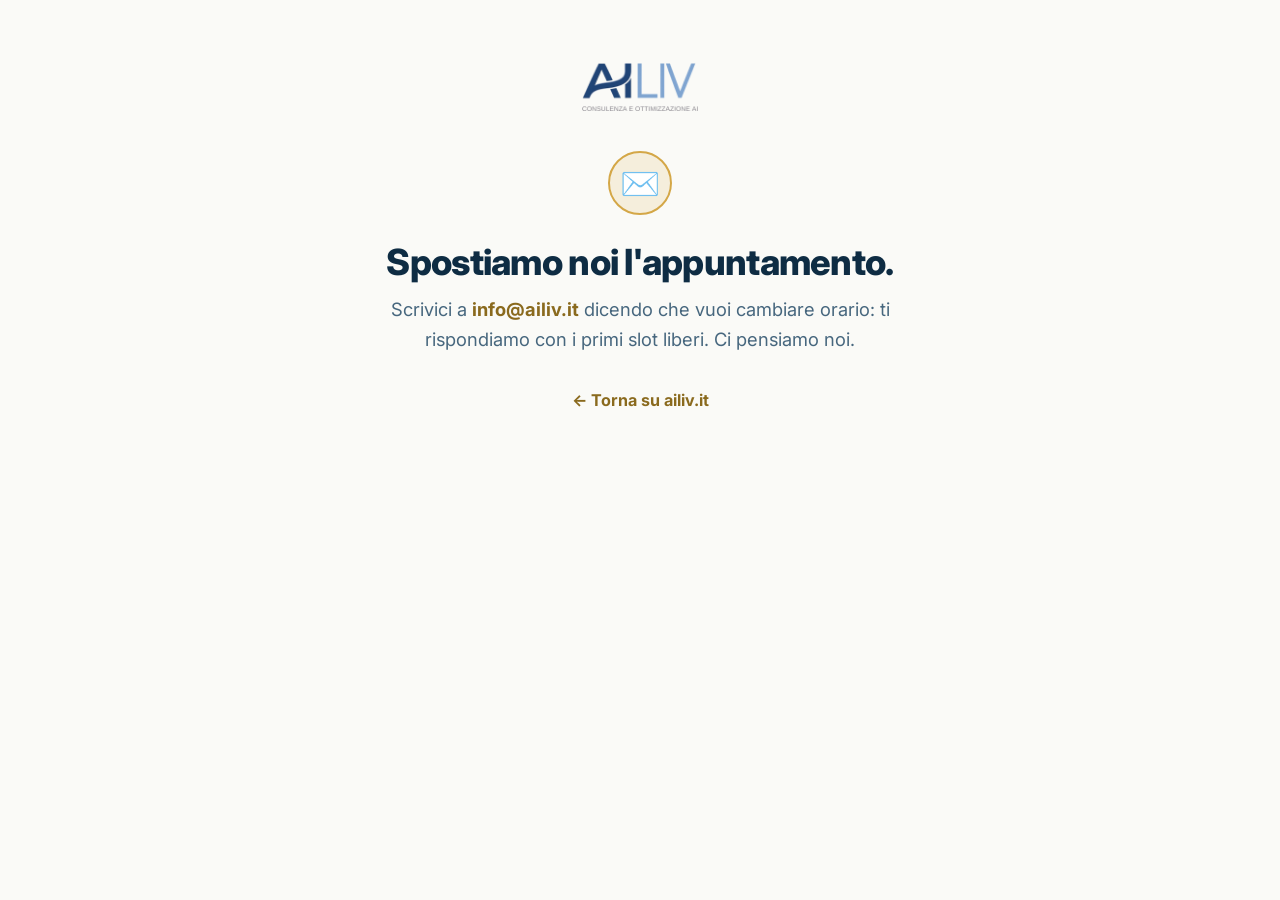
<file: sposta/index.html>
<!DOCTYPE html>
<html lang="it">
<head>
<meta charset="UTF-8">
<meta name="viewport" content="width=device-width, initial-scale=1.0">
<title>Sposta l'appuntamento — Ailiv</title>
<meta name="robots" content="noindex,nofollow">
<meta property="og:title" content="Sposta l'appuntamento — Ailiv">
<meta property="og:description" content="Scegli un nuovo orario per il tuo check-up con Andrea.">
<meta property="og:image" content="https://ailiv.it/assets/og-card.png">
<meta property="og:type" content="website">
<meta property="og:site_name" content="Ailiv">
<link rel="icon" href="/assets/favicon.ico?v=2" sizes="any">
<link rel="icon" type="image/png" sizes="32x32" href="/assets/favicon-32.png?v=2">
<link rel="icon" type="image/png" sizes="48x48" href="/assets/favicon-48.png?v=2">
<link rel="apple-touch-icon" href="/assets/apple-touch-icon.png?v=2">
<link rel="preconnect" href="https://fonts.googleapis.com">
<link href="https://fonts.googleapis.com/css2?family=Inter:wght@400;600;700;800&family=IBM+Plex+Mono:wght@400;600&display=swap" rel="stylesheet">
<style>
  :root { --navy:#143d5c; --ink:#0e2c43; --gold:#d4a747; --gold-text:#8a6a1e; --cream:#fafaf7; --line:rgba(20,61,92,.14); }
  * { margin:0; padding:0; box-sizing:border-box; }
  html { font-size:112.5%; font-family:'Inter',sans-serif; }
  body { background:var(--cream); color:var(--ink); -webkit-font-smoothing:antialiased; }
  .wrap { max-width:560px; margin:0 auto; padding:3.4rem 1.25rem 4rem; text-align:center; }
  .head img { height:50px; width:auto; margin-bottom:2rem; }
  h1 { font-weight:800; font-size:clamp(1.5rem,4.5vw,2rem); letter-spacing:-.02em; margin-bottom:.6rem; }
  .sub { font-size:1.02rem; line-height:1.6; color:rgba(20,61,92,.78); max-width:30rem; margin:0 auto; }
  .mono { font-family:'IBM Plex Mono',monospace; }
  .spin { width:34px; height:34px; border:3px solid rgba(20,61,92,.15); border-top-color:var(--gold); border-radius:50%; margin:0 auto 1.6rem; animation:sp 1s linear infinite; }
  @keyframes sp { to { transform:rotate(360deg); } }
  .btn { display:none; margin-top:1.8rem; background:var(--navy); color:#fff; font-weight:700; font-size:1rem; text-decoration:none; padding:.9rem 1.6rem; border-radius:12px; }
  .btn:hover { background:var(--ink); }
  .icon { width:64px; height:64px; border-radius:50%; background:rgba(212,167,71,.15); border:2px solid var(--gold); display:flex; align-items:center; justify-content:center; font-size:1.8rem; color:var(--gold-text); margin:0 auto 1.4rem; }
  .mail { color:var(--gold-text); font-weight:700; text-decoration:none; }
  .note { font-family:'IBM Plex Mono',monospace; font-size:.74rem; color:rgba(20,61,92,.55); margin-top:1.8rem; line-height:1.6; }
  .back { display:inline-block; margin-top:2rem; font-weight:700; color:var(--gold-text); text-decoration:none; font-size:.9rem; }
</style>
</head>
<body>
<div class="wrap">
  <div class="head"><img src="/assets/logo-ailiv-email.png" alt="Ailiv"></div>
  <div id="app">
    <div class="spin"></div>
    <h1>Un attimo…</h1>
    <p class="sub">Ti sto portando alla pagina per scegliere un nuovo orario per la tua videochiamata.</p>
    <a class="btn" id="manual" href="#">Vai a scegliere l'orario →</a>
  </div>
</div>
<script>
(function(){
  var CAL = 'Gx2gDBVib5SQcULHTVS8';
  var BASE = 'https://app.ailiv.it/widget/booking/' + CAL;
  var app = document.getElementById('app');
  var q = new URLSearchParams(location.search);
  var id = (q.get('e') || '').trim();
  var valid = /^[A-Za-z0-9]{12,40}$/.test(id);

  if (valid) {
    var dest = BASE + '?event_id=' + encodeURIComponent(id);
    var btn = document.getElementById('manual');
    if (btn) { btn.href = dest; btn.style.display = 'inline-block'; }
    setTimeout(function(){ try { location.replace(dest); } catch(_) { location.href = dest; } }, 900);
  } else {
    app.innerHTML =
      '<div class="icon">✉️</div>' +
      '<h1>Spostiamo noi l\'appuntamento.</h1>' +
      '<p class="sub">Scrivici a <a class="mail" href="mailto:info@ailiv.it?subject=Spostare%20l\'appuntamento">info@ailiv.it</a> ' +
      'dicendo che vuoi cambiare orario: ti rispondiamo con i primi slot liberi. Ci pensiamo noi.</p>' +
      '<a class="back" href="https://ailiv.it/">← Torna su ailiv.it</a>';
  }
})();
</script>
</body>
</html>
</file>
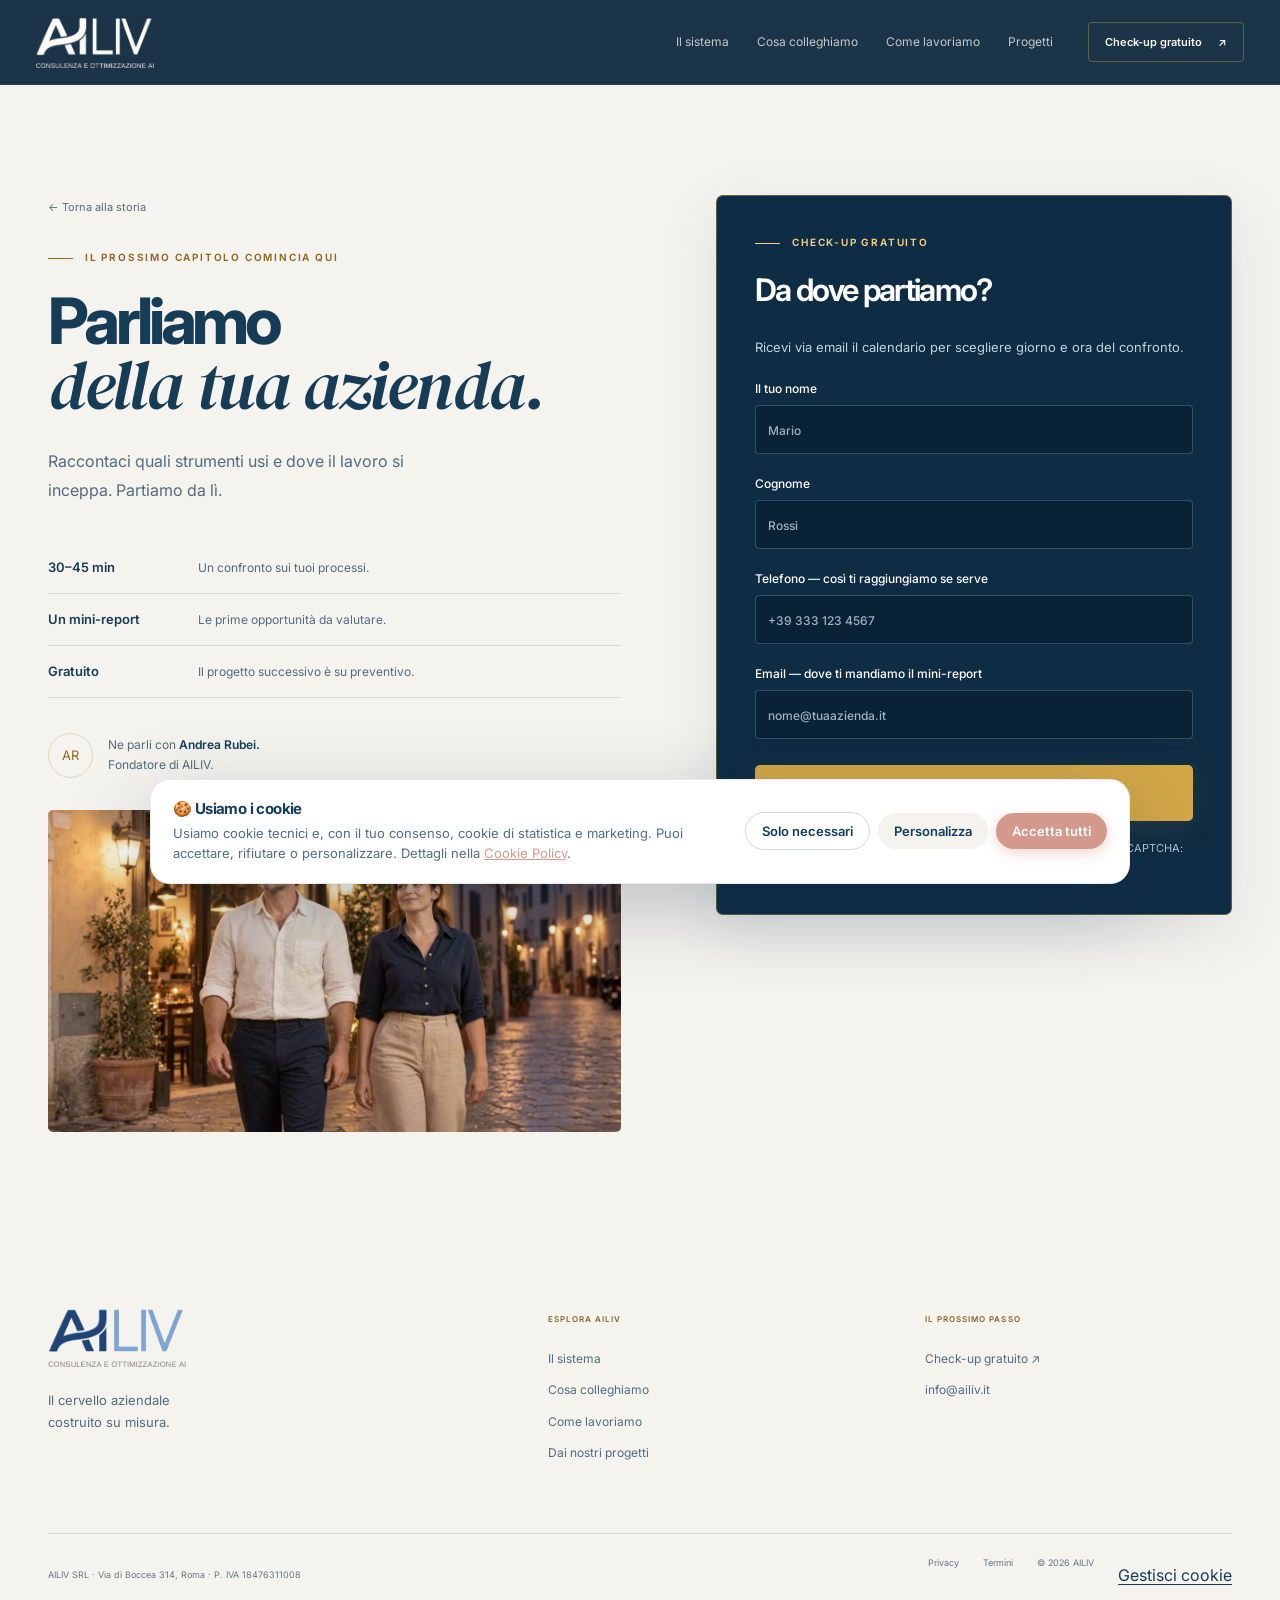
<file: check-up.html>
<!doctype html><html lang="it"><head><meta charset="utf-8"><meta name="viewport" content="width=device-width,initial-scale=1"><meta name="robots" content="index,follow"><meta name="theme-color" content="#0e2c43"><title>Parliamo della tua azienda — AILIV</title><meta name="description" content="Check-up gratuito di 30–45 minuti. Un primo confronto sui tuoi processi e sulle opportunità da valutare."><link rel="icon" href="assets/favicon-32.png"><link rel="preconnect" href="https://fonts.googleapis.com"><link rel="preconnect" href="https://fonts.gstatic.com" crossorigin><link href="https://fonts.googleapis.com/css2?family=Inter:wght@400;450;500;550;600;650;700;750;800;900&family=DM+Serif+Display:ital@0;1&display=swap" rel="stylesheet"><link rel="stylesheet" href="cinema.css?v=20261016-4"><script src="cinema.js?v=20261016-2" defer></script><link rel="canonical" href="https://ailiv.it/check-up.html"><meta property="og:url" content="https://ailiv.it/check-up.html"><meta property="og:type" content="website"><meta property="og:site_name" content="AILIV"><meta property="og:locale" content="it_IT"><meta property="og:title" content="Parliamo della tua azienda — AILIV"><meta property="og:description" content="Check-up gratuito di 30–45 minuti. Un primo confronto sui tuoi processi e sulle opportunità da valutare."><meta property="og:image" content="https://ailiv.it/assets/og-card.png"><meta name="twitter:card" content="summary_large_image"><link rel="apple-touch-icon" href="/assets/apple-touch-icon.png"></head><body><a class="skip" href="#contenuto">Vai al contenuto</a><div class="reading-progress" aria-hidden="true"></div>
<header class="site-header"><div class="nav-wrap"><a class="brand" href="index.html#top" aria-label="AILIV, inizio"><img src="assets/logo-ailiv-footer.png" alt="AILIV" width="500" height="221"></a><nav class="desktop-nav" aria-label="Navigazione principale"><a href="sistema.html">Il sistema</a><a href="collegamenti.html">Cosa colleghiamo</a><a href="metodo.html">Come lavoriamo</a><a href="progetti.html">Progetti</a></nav><a class="nav-cta" href="index.html#check-up">Check-up gratuito <span aria-hidden="true">↗</span></a><button class="menu-toggle" aria-label="Apri il menu" aria-expanded="false" aria-controls="mobile-nav"><span></span><span></span></button></div><nav id="mobile-nav" class="mobile-nav" aria-label="Menu mobile" hidden><a href="index.html">La storia di AILIV</a><a href="sistema.html">Il sistema</a><a href="collegamenti.html">Cosa colleghiamo</a><a href="metodo.html">Come lavoriamo</a><a href="progetti.html">Progetti</a><a href="index.html#check-up">Parliamone →</a></nav></header><main id="contenuto"><section class="checkup section" id="top"><div class="wrap checkup-grid"><div class="checkup-copy"><a class="back-link" href="index.html">← Torna alla storia</a><p class="eyebrow">IL PROSSIMO CAPITOLO COMINCIA QUI</p><h1>Parliamo <br><em>della tua azienda.</em></h1><p class="intro">Raccontaci quali strumenti usi e dove il lavoro si inceppa. Partiamo da lì.</p><div class="checkup-benefits"><div><span>30–45 min</span><p>Un confronto sui tuoi processi.</p></div><div><span>Un mini-report</span><p>Le prime opportunità da valutare.</p></div><div><span>Gratuito</span><p>Il progetto successivo è su preventivo.</p></div></div><div class="founder"><span>AR</span><p>Ne parli con <strong>Andrea Rubei.</strong> <br>Fondatore di AILIV.</p></div><img class="checkup-still" src="assets/liberi.webp" width="1280" height="720" alt="Marco e Giulia si godono la serata fuori dal ristorante" loading="lazy"></div><form id="leadForm" class="checkup-form" novalidate><p class="eyebrow">CHECK-UP GRATUITO</p><h2>Da dove partiamo?</h2><p class="form-intro">Ricevi via email il calendario per scegliere giorno e ora del confronto.</p>
        <label>Il tuo nome
          <input name="first_name" autocomplete="given-name" required placeholder="Mario">
        </label>
        <label>Cognome
          <input name="last_name" autocomplete="family-name" placeholder="Rossi">
        </label>
        <label>Telefono — così ti raggiungiamo se serve
          <input name="phone" type="tel" autocomplete="tel" required placeholder="+39 333 123 4567">
        </label>
        <label>Email — dove ti mandiamo il mini-report
          <input name="email" type="email" autocomplete="email" required placeholder="nome@tuaazienda.it">
        </label>
        <button type="submit" class="button gold lead-submit">Richiedi il check-up gratuito →</button>
        <p class="lead-status" id="leadStatus" role="status" aria-live="polite"></p>
        <p class="form-legal">Inviando accetti l'<a href="privacy.html">informativa privacy</a> e i <a href="termini.html">termini</a>. Modulo protetto da reCAPTCHA: si applicano <a href="https://policies.google.com/privacy" target="_blank" rel="noopener">privacy</a> e <a href="https://policies.google.com/terms" target="_blank" rel="noopener">termini</a> di Google.</p>
      <noscript><p>Per richiedere il check-up puoi scrivere a <a href="mailto:info@ailiv.it">info@ailiv.it</a>.</p></noscript></form></div></section></main><footer class="site-footer"><div class="wrap footer-main"><a class="footer-brand" href="index.html"><img src="assets/logo-ailiv-hero.png" width="1400" height="608" alt="AILIV"><span>Il cervello aziendale <br>costruito su misura.</span></a><div><span class="footer-label">ESPLORA AILIV</span><a href="sistema.html">Il sistema</a><a href="collegamenti.html">Cosa colleghiamo</a><a href="metodo.html">Come lavoriamo</a><a href="progetti.html">Dai nostri progetti</a></div><div><span class="footer-label">IL PROSSIMO PASSO</span><a href="index.html#check-up">Check-up gratuito ↗</a><a href="mailto:info@ailiv.it">info@ailiv.it</a></div></div><div class="wrap footer-bottom"><p>AILIV SRL · Via di Boccea 314, Roma · P. IVA 18476311008</p><div><a href="https://ailiv.it/privacy.html" target="_blank" rel="noopener">Privacy</a><a href="https://ailiv.it/termini.html" target="_blank" rel="noopener">Termini</a><span>© 2026 AILIV</span></div></div></footer>
<dialog id="film-dialog" aria-labelledby="film-heading"><div class="dialog-top"><h2 id="film-heading">AILIV · Dentro la tua azienda</h2><button id="close-film" aria-label="Chiudi il film">Chiudi <span aria-hidden="true">×</span></button></div><video id="full-film" controls playsinline preload="none" poster="assets/film-poster.webp"><source src="assets/ailiv-film.mp4?v=3.1" type="video/mp4"></video><div class="film-chapters" aria-label="Capitoli del film"><button data-seek="0">La storia</button><button data-seek="52.75">Il clic</button><button data-seek="61.45">Collega</button><button data-seek="73">Ricorda</button><button data-seek="82.17">Analizza</button><button data-seek="94.54">La loro serata</button></div></dialog><script src="assets/cookie-consent.js?v=20261016-4" defer></script><script src="assets/site-tracking.js?v=20261016-5" defer></script><script src="assets/lead-form.js?v=20261016-4" defer></script></body></html>
</file>
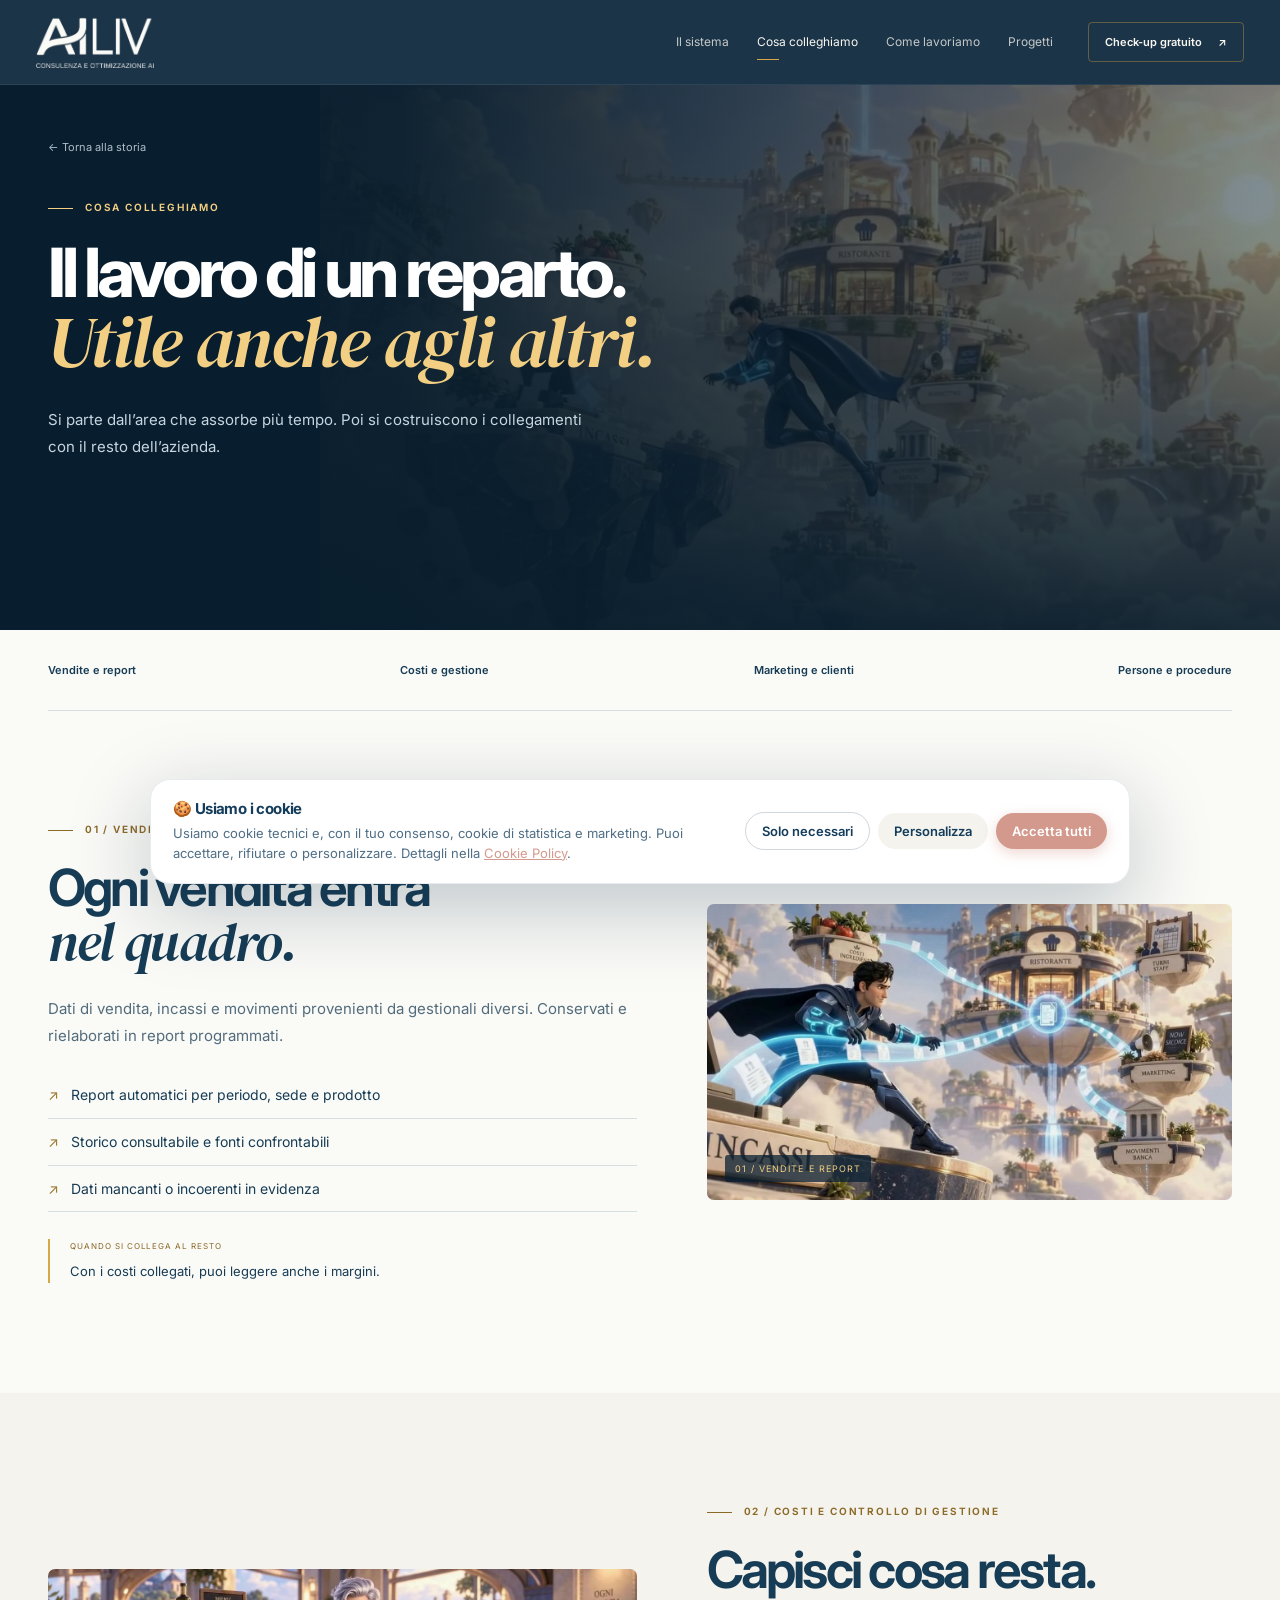
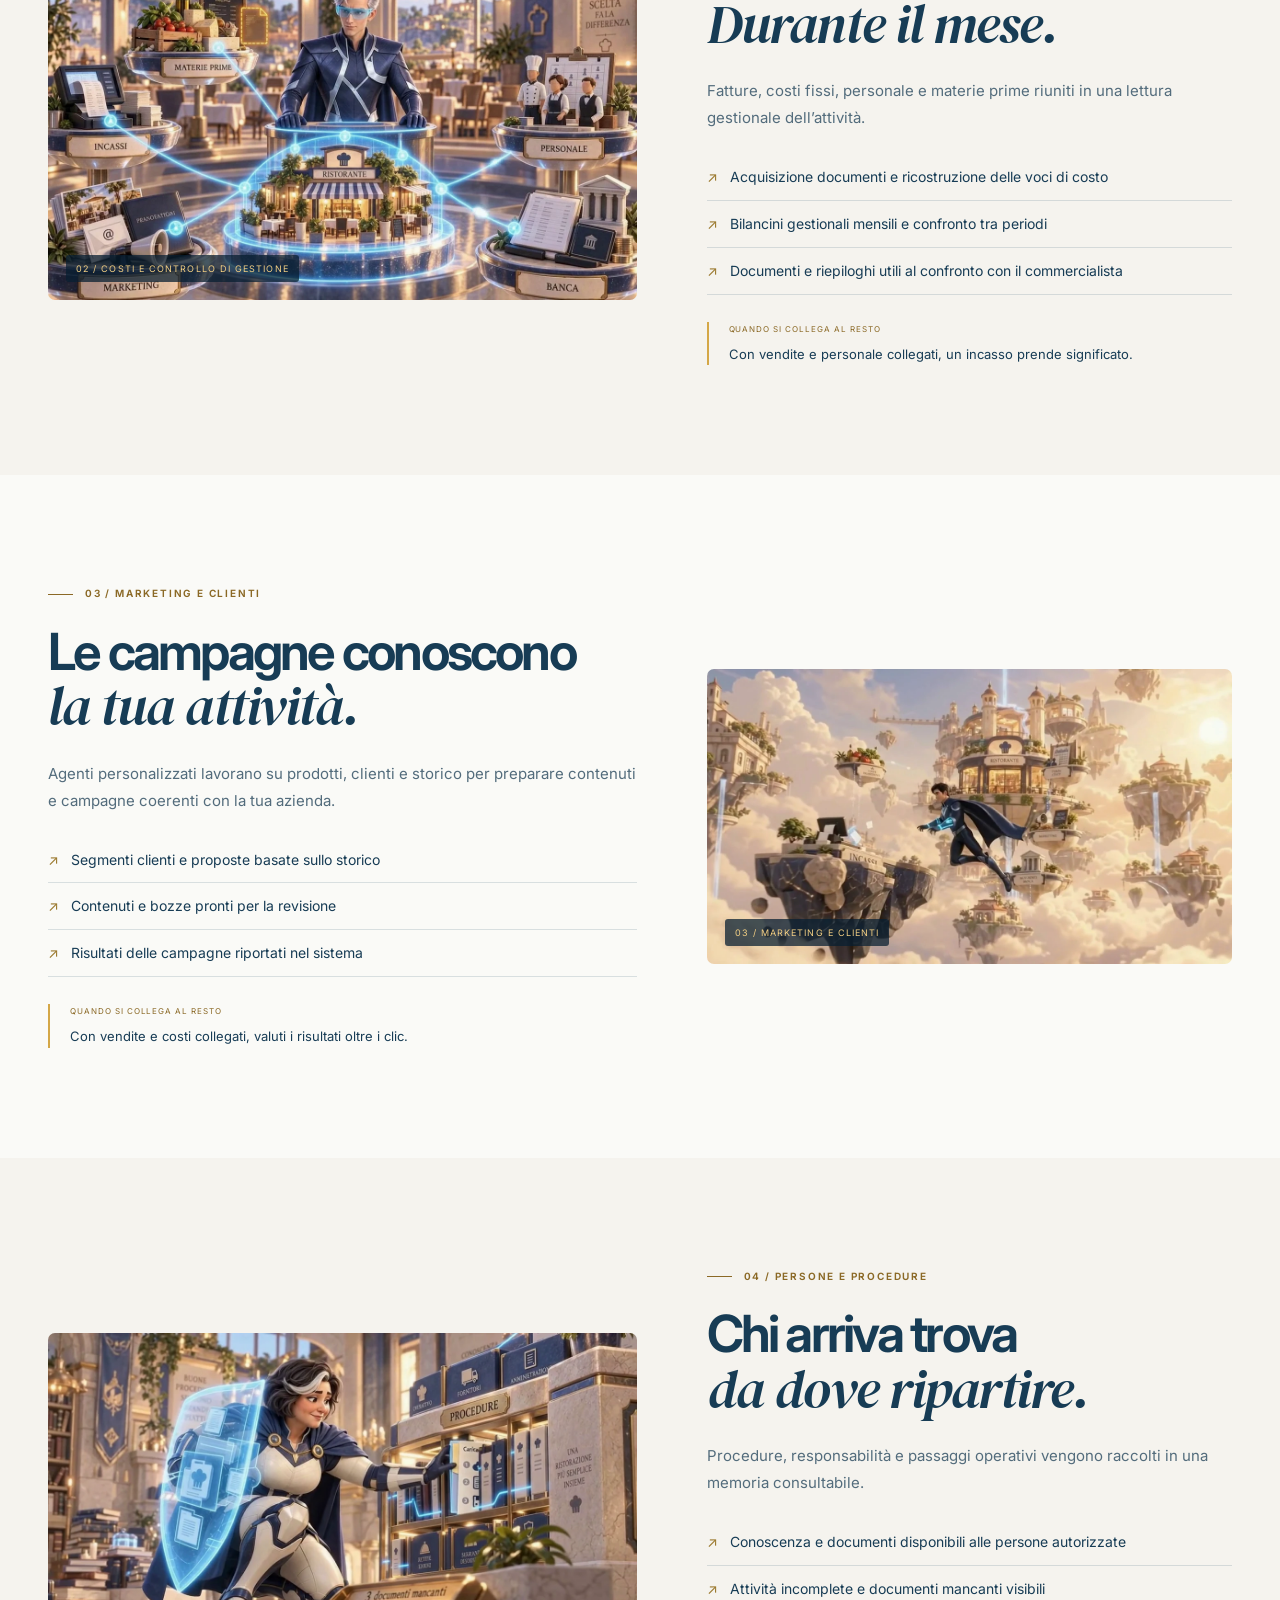
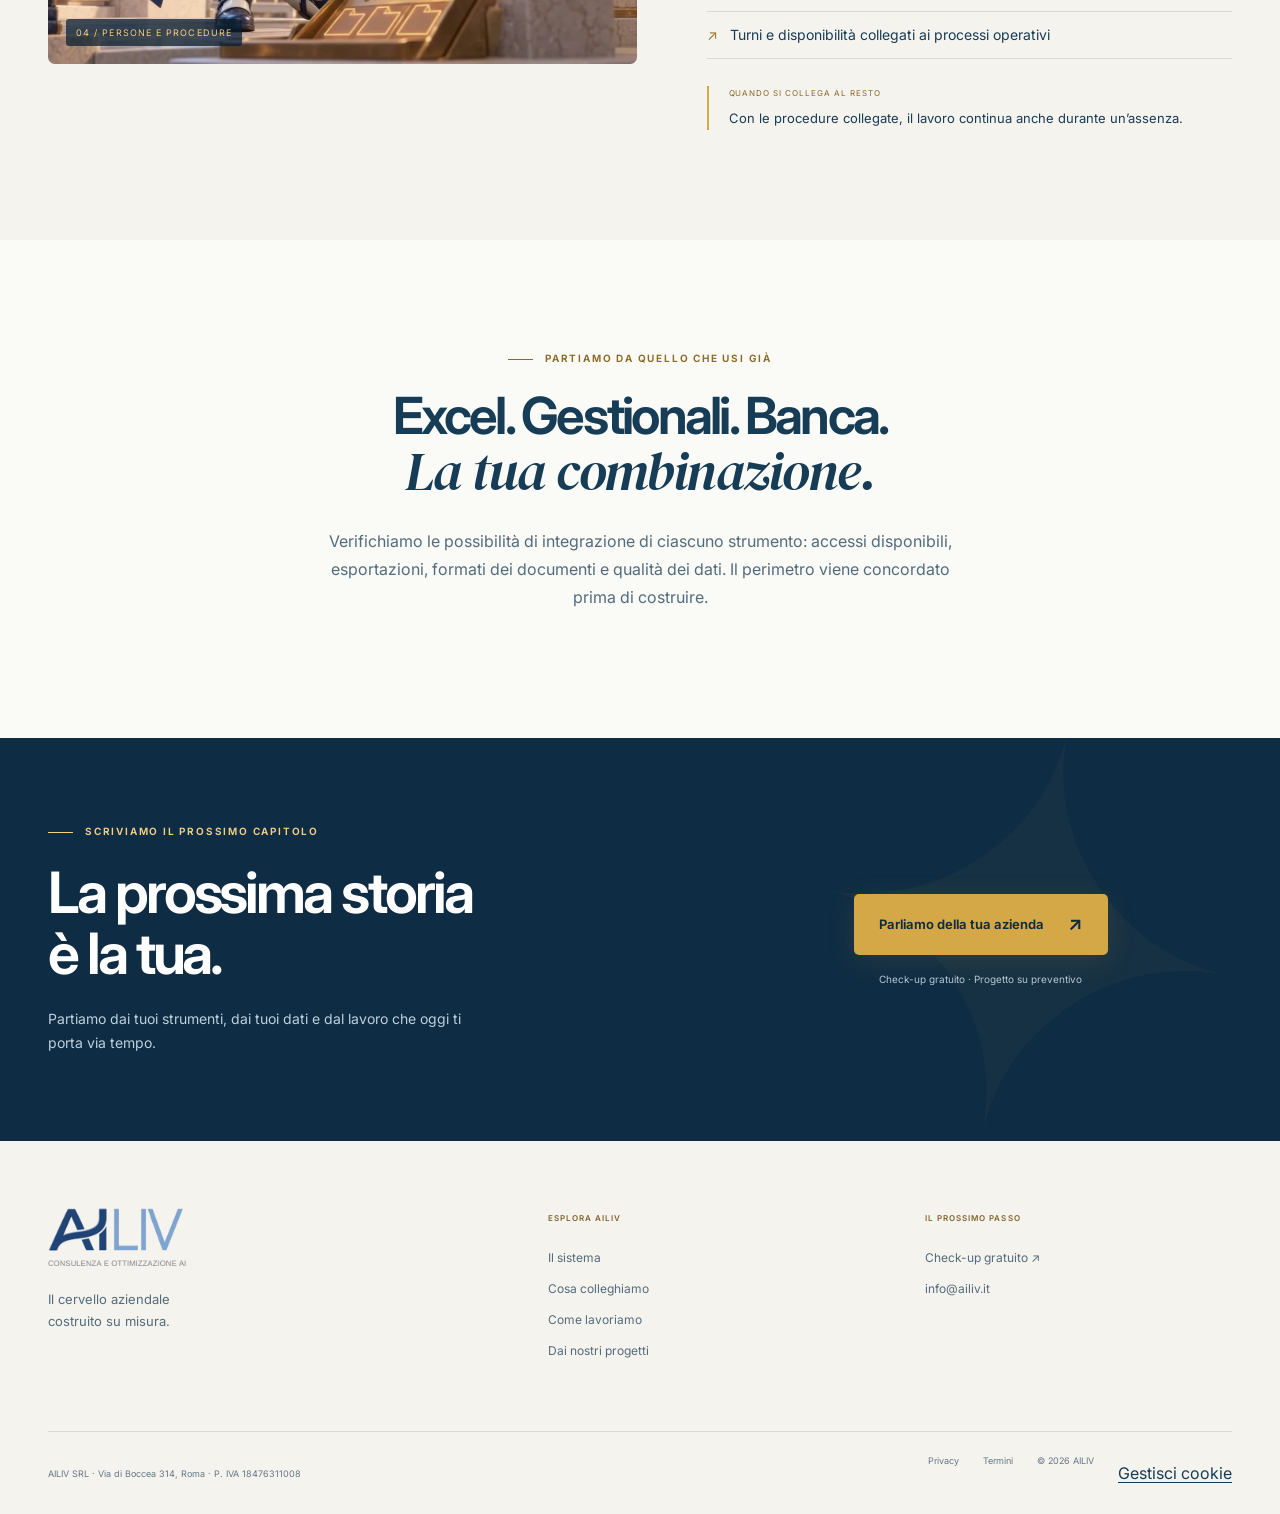
<file: collegamenti.html>
<!doctype html><html lang="it"><head><meta charset="utf-8"><meta name="viewport" content="width=device-width,initial-scale=1"><meta name="robots" content="index,follow"><meta name="theme-color" content="#0e2c43"><title>Cosa colleghiamo nella tua azienda — AILIV</title><meta name="description" content="Vendite e report, costi e gestione, marketing e clienti, persone e procedure. Le aree del sistema AILIV."><link rel="icon" href="assets/favicon-32.png"><link rel="preconnect" href="https://fonts.googleapis.com"><link rel="preconnect" href="https://fonts.gstatic.com" crossorigin><link href="https://fonts.googleapis.com/css2?family=Inter:wght@400;450;500;550;600;650;700;750;800;900&family=DM+Serif+Display:ital@0;1&display=swap" rel="stylesheet"><link rel="stylesheet" href="cinema.css?v=20261016-4"><script src="cinema.js?v=20261016-2" defer></script><link rel="canonical" href="https://ailiv.it/collegamenti.html"><meta property="og:url" content="https://ailiv.it/collegamenti.html"><meta property="og:type" content="website"><meta property="og:site_name" content="AILIV"><meta property="og:locale" content="it_IT"><meta property="og:title" content="Cosa colleghiamo nella tua azienda — AILIV"><meta property="og:description" content="Vendite e report, costi e gestione, marketing e clienti, persone e procedure. Le aree del sistema AILIV."><meta property="og:image" content="https://ailiv.it/assets/og-card.png"><meta name="twitter:card" content="summary_large_image"><link rel="apple-touch-icon" href="/assets/apple-touch-icon.png"></head><body><a class="skip" href="#contenuto">Vai al contenuto</a><div class="reading-progress" aria-hidden="true"></div>
<header class="site-header"><div class="nav-wrap"><a class="brand" href="index.html#top" aria-label="AILIV, inizio"><img src="assets/logo-ailiv-footer.png" alt="AILIV" width="500" height="221"></a><nav class="desktop-nav" aria-label="Navigazione principale"><a href="sistema.html">Il sistema</a><a href="collegamenti.html" aria-current="page">Cosa colleghiamo</a><a href="metodo.html">Come lavoriamo</a><a href="progetti.html">Progetti</a></nav><a class="nav-cta" href="index.html#check-up">Check-up gratuito <span aria-hidden="true">↗</span></a><button class="menu-toggle" aria-label="Apri il menu" aria-expanded="false" aria-controls="mobile-nav"><span></span><span></span></button></div><nav id="mobile-nav" class="mobile-nav" aria-label="Menu mobile" hidden><a href="index.html">La storia di AILIV</a><a href="sistema.html">Il sistema</a><a href="collegamenti.html" aria-current="page">Cosa colleghiamo</a><a href="metodo.html">Come lavoriamo</a><a href="progetti.html">Progetti</a><a href="index.html#check-up">Parliamone →</a></nav></header><main id="contenuto"><section class="subhero" id="top"><img class="subhero-art" src="assets/mondo.webp" width="1280" height="720" alt="" aria-hidden="true"><div class="wrap subhero-copy"><a class="back-link" href="index.html">← Torna alla storia</a><p class="eyebrow">COSA COLLEGHIAMO</p><h1>Il lavoro di un reparto. <br><em>Utile anche agli altri.</em></h1><p>Si parte dall’area che assorbe più tempo. Poi si costruiscono i collegamenti con il resto dell’azienda.</p></div></section><nav class="anchor-nav wrap" aria-label="Aree di lavoro"><a href="#vendite">Vendite e report</a><a href="#costi">Costi e gestione</a><a href="#marketing">Marketing e clienti</a><a href="#persone">Persone e procedure</a></nav><section class="service-section section" id="vendite"><div class="wrap service-grid"><div class="service-art"><img src="assets/volt.webp" width="1280" height="720" alt="Le funzioni AILIV illustra vendite e report" loading="lazy"><span>01 / VENDITE E REPORT</span></div><div class="service-copy"><p class="eyebrow">01 / VENDITE E REPORT</p><h2>Ogni vendita entra <br><em>nel quadro.</em></h2><p>Dati di vendita, incassi e movimenti provenienti da gestionali diversi. Conservati e rielaborati in report programmati.</p><ul class="feature-list"><li>Report automatici per periodo, sede e prodotto</li><li>Storico consultabile e fonti confrontabili</li><li>Dati mancanti o incoerenti in evidenza</li></ul><p class="connected-result"><span>QUANDO SI COLLEGA AL RESTO</span>Con i costi collegati, puoi leggere anche i margini.</p></div></div></section><section class="service-section section" id="costi"><div class="wrap service-grid"><div class="service-art"><img src="assets/prisma.webp" width="1280" height="720" alt="Le funzioni AILIV illustra costi e controllo di gestione" loading="lazy"><span>02 / COSTI E CONTROLLO DI GESTIONE</span></div><div class="service-copy"><p class="eyebrow">02 / COSTI E CONTROLLO DI GESTIONE</p><h2>Capisci cosa resta. <br><em>Durante il mese.</em></h2><p>Fatture, costi fissi, personale e materie prime riuniti in una lettura gestionale dell’attività.</p><ul class="feature-list"><li>Acquisizione documenti e ricostruzione delle voci di costo</li><li>Bilancini gestionali mensili e confronto tra periodi</li><li>Documenti e riepiloghi utili al confronto con il commercialista</li></ul><p class="connected-result"><span>QUANDO SI COLLEGA AL RESTO</span>Con vendite e personale collegati, un incasso prende significato.</p></div></div></section><section class="service-section section" id="marketing"><div class="wrap service-grid"><div class="service-art"><img src="assets/mondo.webp" width="1280" height="720" alt="Le funzioni AILIV illustra marketing e clienti" loading="lazy"><span>03 / MARKETING E CLIENTI</span></div><div class="service-copy"><p class="eyebrow">03 / MARKETING E CLIENTI</p><h2>Le campagne conoscono <br><em>la tua attività.</em></h2><p>Agenti personalizzati lavorano su prodotti, clienti e storico per preparare contenuti e campagne coerenti con la tua azienda.</p><ul class="feature-list"><li>Segmenti clienti e proposte basate sullo storico</li><li>Contenuti e bozze pronti per la revisione</li><li>Risultati delle campagne riportati nel sistema</li></ul><p class="connected-result"><span>QUANDO SI COLLEGA AL RESTO</span>Con vendite e costi collegati, valuti i risultati oltre i clic.</p></div></div></section><section class="service-section section" id="persone"><div class="wrap service-grid"><div class="service-art"><img src="assets/custode.webp" width="1280" height="720" alt="Le funzioni AILIV illustra persone e procedure" loading="lazy"><span>04 / PERSONE E PROCEDURE</span></div><div class="service-copy"><p class="eyebrow">04 / PERSONE E PROCEDURE</p><h2>Chi arriva trova <br><em>da dove ripartire.</em></h2><p>Procedure, responsabilità e passaggi operativi vengono raccolti in una memoria consultabile.</p><ul class="feature-list"><li>Conoscenza e documenti disponibili alle persone autorizzate</li><li>Attività incomplete e documenti mancanti visibili</li><li>Turni e disponibilità collegati ai processi operativi</li></ul><p class="connected-result"><span>QUANDO SI COLLEGA AL RESTO</span>Con le procedure collegate, il lavoro continua anche durante un’assenza.</p></div></div></section><section class="section wrap tools-section"><p class="eyebrow">PARTIAMO DA QUELLO CHE USI GIÀ</p><h2>Excel. Gestionali. Banca. <br><em>La tua combinazione.</em></h2><p>Verifichiamo le possibilità di integrazione di ciascuno strumento: accessi disponibili, esportazioni, formati dei documenti e qualità dei dati. Il perimetro viene concordato prima di costruire.</p></section><section class="next-chapter" id="prenota"><div class="wrap next-grid"><div><p class="eyebrow">SCRIVIAMO IL PROSSIMO CAPITOLO</p><h2>La prossima storia <br>è la tua.</h2><p>Partiamo dai tuoi strumenti, dai tuoi dati e dal lavoro che oggi ti porta via tempo.</p></div><div class="next-action"><a class="button gold" href="index.html#check-up">Parliamo della tua azienda <span aria-hidden="true">↗</span></a><span>Check-up gratuito · Progetto su preventivo</span></div></div><span class="chapter-star" aria-hidden="true">✦</span></section></main><footer class="site-footer"><div class="wrap footer-main"><a class="footer-brand" href="index.html"><img src="assets/logo-ailiv-hero.png" width="1400" height="608" alt="AILIV"><span>Il cervello aziendale <br>costruito su misura.</span></a><div><span class="footer-label">ESPLORA AILIV</span><a href="sistema.html">Il sistema</a><a href="collegamenti.html">Cosa colleghiamo</a><a href="metodo.html">Come lavoriamo</a><a href="progetti.html">Dai nostri progetti</a></div><div><span class="footer-label">IL PROSSIMO PASSO</span><a href="index.html#check-up">Check-up gratuito ↗</a><a href="mailto:info@ailiv.it">info@ailiv.it</a></div></div><div class="wrap footer-bottom"><p>AILIV SRL · Via di Boccea 314, Roma · P. IVA 18476311008</p><div><a href="https://ailiv.it/privacy.html" target="_blank" rel="noopener">Privacy</a><a href="https://ailiv.it/termini.html" target="_blank" rel="noopener">Termini</a><span>© 2026 AILIV</span></div></div></footer>
<dialog id="film-dialog" aria-labelledby="film-heading"><div class="dialog-top"><h2 id="film-heading">AILIV · Dentro la tua azienda</h2><button id="close-film" aria-label="Chiudi il film">Chiudi <span aria-hidden="true">×</span></button></div><video id="full-film" controls playsinline preload="none" poster="assets/film-poster.webp"><source src="assets/ailiv-film.mp4?v=3.1" type="video/mp4"></video><div class="film-chapters" aria-label="Capitoli del film"><button data-seek="0">La storia</button><button data-seek="52.75">Il clic</button><button data-seek="61.45">Collega</button><button data-seek="73">Ricorda</button><button data-seek="82.17">Analizza</button><button data-seek="94.54">La loro serata</button></div></dialog><script src="assets/cookie-consent.js?v=20261016-4" defer></script><script src="assets/site-tracking.js?v=20261016-5" defer></script></body></html>
</file>
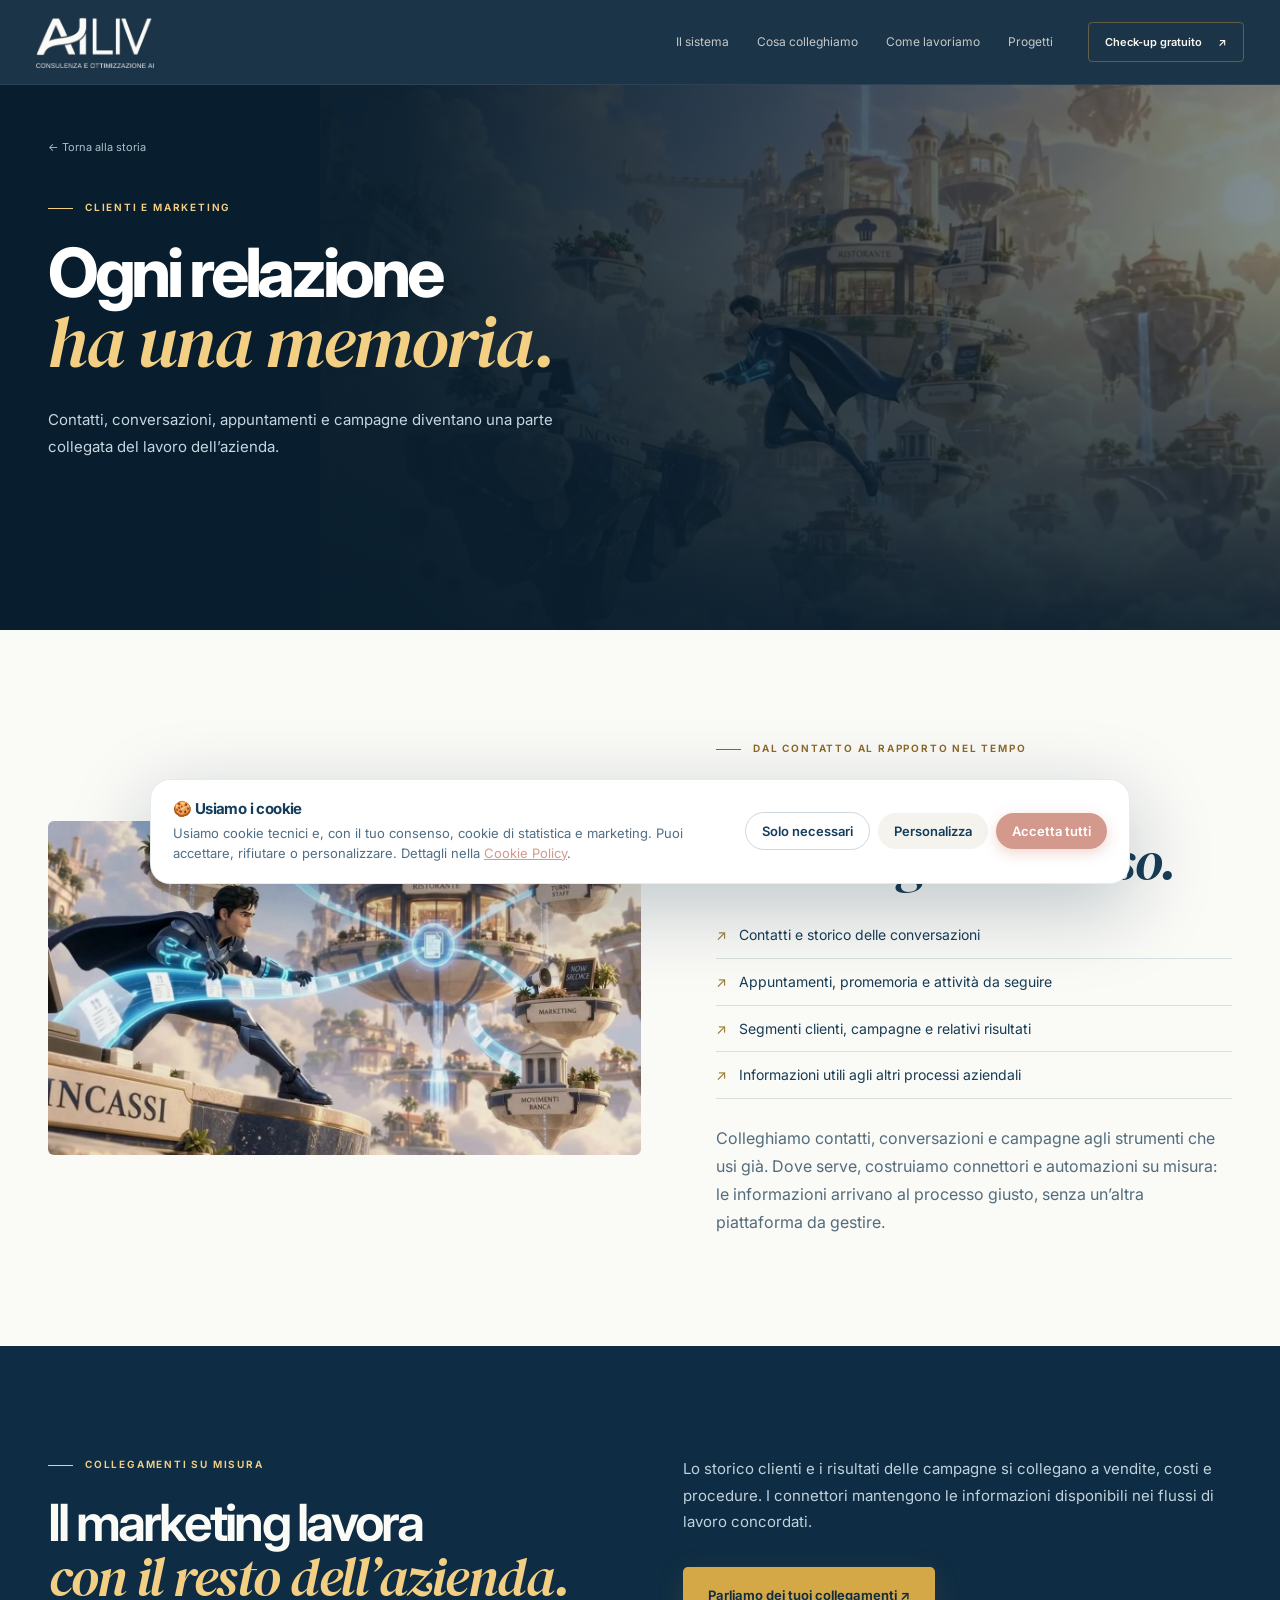
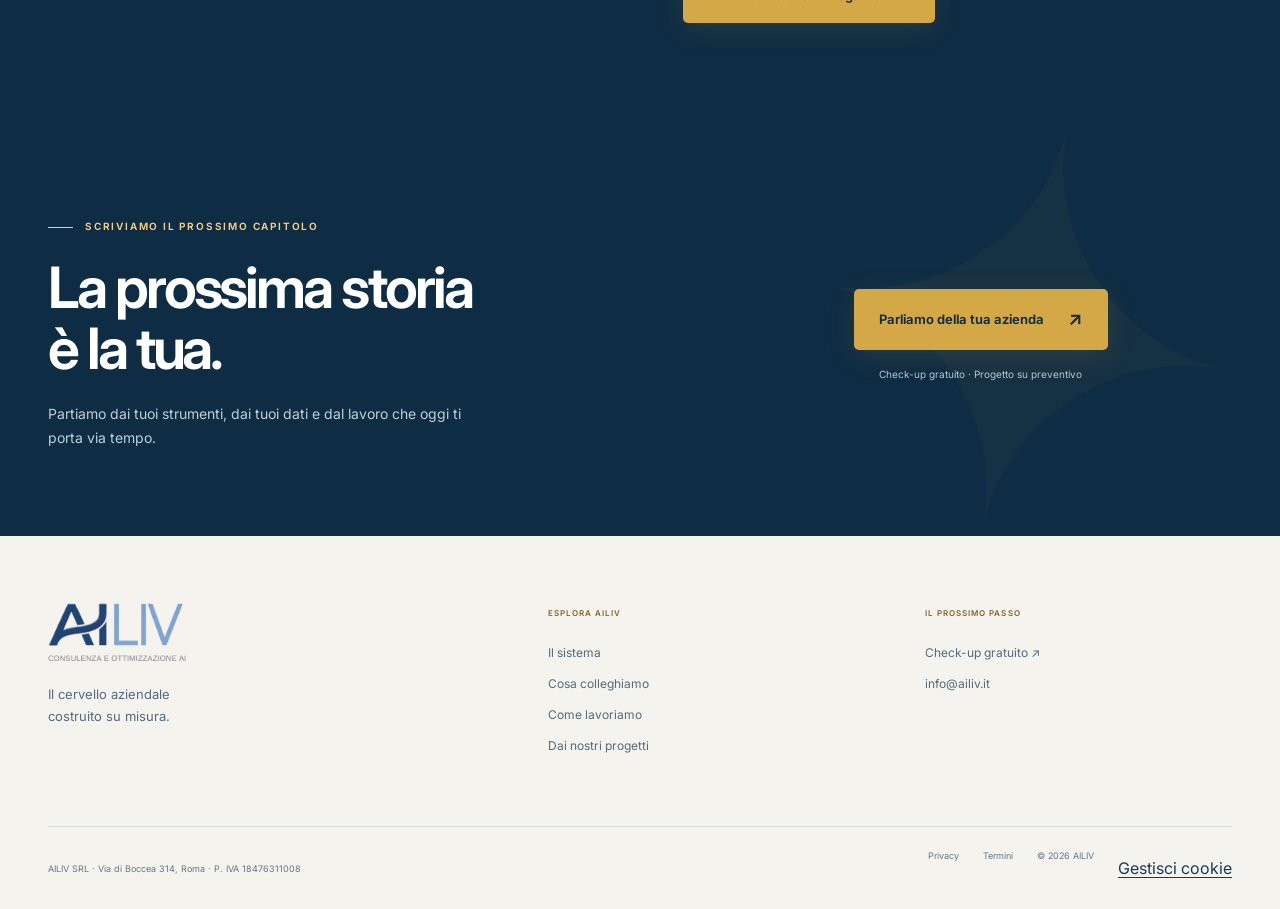
<file: crm.html>
<!doctype html><html lang="it"><head><meta charset="utf-8"><meta name="viewport" content="width=device-width,initial-scale=1"><meta name="robots" content="index,follow"><meta name="theme-color" content="#0e2c43"><title>Clienti, marketing e collegamenti — AILIV</title><meta name="description" content="Colleghiamo clienti, campagne, vendite e costi con connettori e automazioni su misura, senza un’altra piattaforma da gestire."><link rel="icon" href="assets/favicon-32.png"><link rel="preconnect" href="https://fonts.googleapis.com"><link rel="preconnect" href="https://fonts.gstatic.com" crossorigin><link href="https://fonts.googleapis.com/css2?family=Inter:wght@400;450;500;550;600;650;700;750;800;900&family=DM+Serif+Display:ital@0;1&display=swap" rel="stylesheet"><link rel="stylesheet" href="cinema.css?v=20261016-4"><script src="cinema.js?v=20261016-2" defer></script><link rel="canonical" href="https://ailiv.it/crm.html"><meta property="og:url" content="https://ailiv.it/crm.html"><meta property="og:type" content="website"><meta property="og:site_name" content="AILIV"><meta property="og:locale" content="it_IT"><meta property="og:title" content="Clienti, marketing e collegamenti — AILIV"><meta property="og:description" content="Colleghiamo clienti, campagne, vendite e costi con connettori e automazioni su misura, senza un’altra piattaforma da gestire."><meta property="og:image" content="https://ailiv.it/assets/og-card.png"><meta name="twitter:card" content="summary_large_image"><link rel="apple-touch-icon" href="/assets/apple-touch-icon.png"></head><body><a class="skip" href="#contenuto">Vai al contenuto</a><div class="reading-progress" aria-hidden="true"></div>
<header class="site-header"><div class="nav-wrap"><a class="brand" href="index.html#top" aria-label="AILIV, inizio"><img src="assets/logo-ailiv-footer.png" alt="AILIV" width="500" height="221"></a><nav class="desktop-nav" aria-label="Navigazione principale"><a href="sistema.html">Il sistema</a><a href="collegamenti.html">Cosa colleghiamo</a><a href="metodo.html">Come lavoriamo</a><a href="progetti.html">Progetti</a></nav><a class="nav-cta" href="index.html#check-up">Check-up gratuito <span aria-hidden="true">↗</span></a><button class="menu-toggle" aria-label="Apri il menu" aria-expanded="false" aria-controls="mobile-nav"><span></span><span></span></button></div><nav id="mobile-nav" class="mobile-nav" aria-label="Menu mobile" hidden><a href="index.html">La storia di AILIV</a><a href="sistema.html">Il sistema</a><a href="collegamenti.html">Cosa colleghiamo</a><a href="metodo.html">Come lavoriamo</a><a href="progetti.html">Progetti</a><a href="index.html#check-up">Parliamone →</a></nav></header><main id="contenuto"><section class="subhero" id="top"><img class="subhero-art" src="assets/mondo.webp" width="1280" height="720" alt="" aria-hidden="true"><div class="wrap subhero-copy"><a class="back-link" href="index.html">← Torna alla storia</a><p class="eyebrow">CLIENTI E MARKETING</p><h1>Ogni relazione <br><em>ha una memoria.</em></h1><p>Contatti, conversazioni, appuntamenti e campagne diventano una parte collegata del lavoro dell’azienda.</p></div></section>
<section class="section wrap split-feature"><img src="assets/volt.webp" width="1280" height="720" alt="Il sistema collega le informazioni tra le aree dell’azienda" loading="lazy"><div><p class="eyebrow">DAL CONTATTO AL RAPPORTO NEL TEMPO</p><h2>Sai chi hai davanti. <br><em>E cosa è già successo.</em></h2><ul class="feature-list"><li>Contatti e storico delle conversazioni</li><li>Appuntamenti, promemoria e attività da seguire</li><li>Segmenti clienti, campagne e relativi risultati</li><li>Informazioni utili agli altri processi aziendali</li></ul><p>Colleghiamo contatti, conversazioni e campagne agli strumenti che usi già. Dove serve, costruiamo connettori e automazioni su misura: le informazioni arrivano al processo giusto, senza un’altra piattaforma da gestire.</p></div></section><section class="section engine-section"><div class="wrap engine-grid"><div><p class="eyebrow">COLLEGAMENTI SU MISURA</p><h2>Il marketing lavora<br><em>con il resto dell’azienda.</em></h2></div><div><p>Lo storico clienti e i risultati delle campagne si collegano a vendite, costi e procedure. I connettori mantengono le informazioni disponibili nei flussi di lavoro concordati.</p><a class="button gold" href="index.html#check-up">Parliamo dei tuoi collegamenti ↗</a></div></div></section><section class="next-chapter" id="prenota"><div class="wrap next-grid"><div><p class="eyebrow">SCRIVIAMO IL PROSSIMO CAPITOLO</p><h2>La prossima storia <br>è la tua.</h2><p>Partiamo dai tuoi strumenti, dai tuoi dati e dal lavoro che oggi ti porta via tempo.</p></div><div class="next-action"><a class="button gold" href="index.html#check-up">Parliamo della tua azienda <span aria-hidden="true">↗</span></a><span>Check-up gratuito · Progetto su preventivo</span></div></div><span class="chapter-star" aria-hidden="true">✦</span></section></main><footer class="site-footer"><div class="wrap footer-main"><a class="footer-brand" href="index.html"><img src="assets/logo-ailiv-hero.png" width="1400" height="608" alt="AILIV"><span>Il cervello aziendale <br>costruito su misura.</span></a><div><span class="footer-label">ESPLORA AILIV</span><a href="sistema.html">Il sistema</a><a href="collegamenti.html">Cosa colleghiamo</a><a href="metodo.html">Come lavoriamo</a><a href="progetti.html">Dai nostri progetti</a></div><div><span class="footer-label">IL PROSSIMO PASSO</span><a href="index.html#check-up">Check-up gratuito ↗</a><a href="mailto:info@ailiv.it">info@ailiv.it</a></div></div><div class="wrap footer-bottom"><p>AILIV SRL · Via di Boccea 314, Roma · P. IVA 18476311008</p><div><a href="https://ailiv.it/privacy.html" target="_blank" rel="noopener">Privacy</a><a href="https://ailiv.it/termini.html" target="_blank" rel="noopener">Termini</a><span>© 2026 AILIV</span></div></div></footer>
<dialog id="film-dialog" aria-labelledby="film-heading"><div class="dialog-top"><h2 id="film-heading">AILIV · Dentro la tua azienda</h2><button id="close-film" aria-label="Chiudi il film">Chiudi <span aria-hidden="true">×</span></button></div><video id="full-film" controls playsinline preload="none" poster="assets/film-poster.webp"><source src="assets/ailiv-film.mp4?v=3.1" type="video/mp4"></video><div class="film-chapters" aria-label="Capitoli del film"><button data-seek="0">La storia</button><button data-seek="52.75">Il clic</button><button data-seek="61.45">Collega</button><button data-seek="73">Ricorda</button><button data-seek="82.17">Analizza</button><button data-seek="94.54">La loro serata</button></div></dialog><script src="assets/cookie-consent.js?v=20261016-4" defer></script><script src="assets/site-tracking.js?v=20261016-5" defer></script></body></html>
</file>
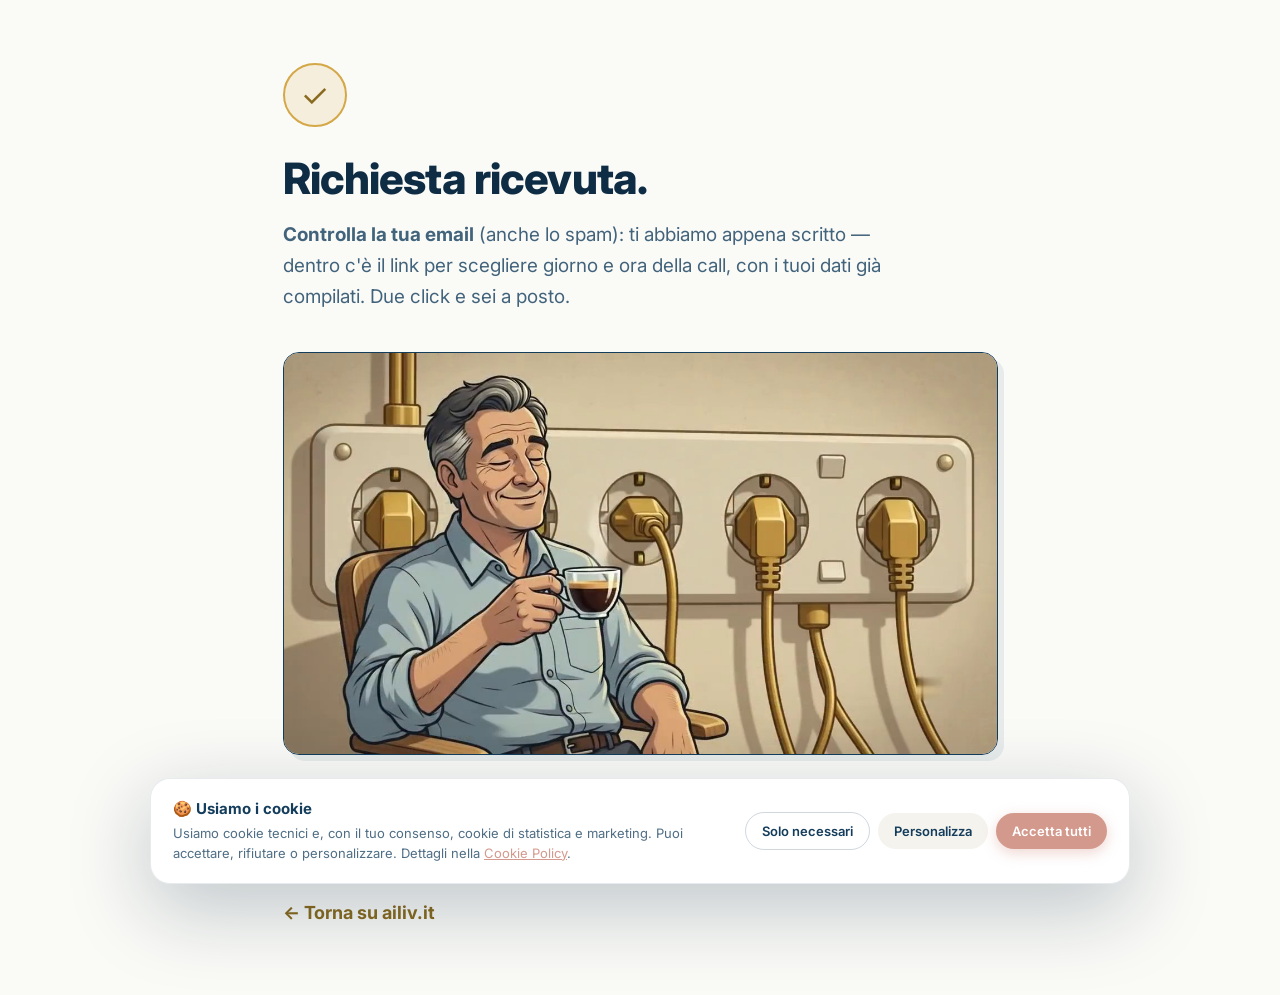
<file: grazie.html>
<!DOCTYPE html>
<html lang="it">
<head>
<meta charset="UTF-8">
<meta name="viewport" content="width=device-width, initial-scale=1.0">
<title>Richiesta ricevuta — Ailiv</title>
<meta name="robots" content="noindex,nofollow">
<meta property="og:title" content="Richiesta ricevuta — Ailiv">
<meta property="og:description" content="Grazie! Ti ricontattiamo a breve per il tuo check-up gratuito.">
<meta property="og:image" content="https://ailiv.it/assets/og-card.png">
<meta property="og:type" content="website">
<meta property="og:site_name" content="Ailiv">
<link rel="icon" href="/assets/favicon.ico?v=2" sizes="any">
<link rel="icon" type="image/png" sizes="32x32" href="/assets/favicon-32.png?v=2">
<link rel="icon" type="image/png" sizes="48x48" href="/assets/favicon-48.png?v=2">
<link rel="apple-touch-icon" href="/assets/apple-touch-icon.png?v=2">
<link rel="preconnect" href="https://fonts.googleapis.com">
<link href="https://fonts.googleapis.com/css2?family=Inter:wght@400;600;700;800&family=IBM+Plex+Mono:wght@400;600&display=swap" rel="stylesheet">
<style>
  :root { --navy: #143d5c; --ink: #0e2c43; --gold: #d4a747; --gold-text: #8a6a1e; --cream: #fafaf7; --line: rgba(20,61,92,.12); }
  * { margin: 0; padding: 0; box-sizing: border-box; }
  html { font-size: 112.5%; font-family: 'Inter', sans-serif; }
  body { background: var(--cream); color: var(--ink); -webkit-font-smoothing: antialiased; }
  .wrap { max-width: 760px; margin: 0 auto; padding: 3.5rem 1.25rem 4rem; }
  .check { width: 64px; height: 64px; border-radius: 50%; background: rgba(212,167,71,.15); border: 2px solid var(--gold); display: flex; align-items: center; justify-content: center; font-size: 1.8rem; color: var(--gold-text); margin-bottom: 1.4rem; }
  h1 { font-weight: 800; font-size: clamp(1.7rem, 5vw, 2.4rem); letter-spacing: -.02em; margin-bottom: .8rem; }
  .lead { font-size: 1.05rem; line-height: 1.65; color: rgba(20,61,92,.8); max-width: 34rem; margin-bottom: .6rem; }
  .mono { font-family: 'IBM Plex Mono', monospace; }
  .kick { font-size: .78rem; letter-spacing: .14em; text-transform: uppercase; color: var(--gold-text); margin: 2.4rem 0 1rem; }
  .cal { background: #fff; border: 1.5px solid var(--navy); border-radius: 16px; box-shadow: 6px 6px 0 rgba(20,61,92,.08); overflow: hidden; padding: .5rem; }
  .note { font-family: 'IBM Plex Mono', monospace; font-size: .76rem; color: rgba(20,61,92,.72); line-height: 1.6; margin-top: 1rem; }
  .back { display: inline-block; margin-top: 2rem; font-weight: 700; color: var(--gold-text); text-decoration: none; }
</style>
</head>
<body>
<div class="wrap">
  <div class="check">✓</div>
  <h1>Richiesta ricevuta.</h1>
  <p class="lead"><b>Controlla la tua email</b> (anche lo spam): ti abbiamo appena scritto — dentro c'è il link per scegliere giorno e ora della call, con i tuoi dati già compilati. Due click e sei a posto.</p>

  <img src="assets/img/grazie-connesso.jpg" alt="Tutto connesso: le spine dorate al loro posto" width="1280" height="720" style="width:100%;height:auto;border-radius:16px;border:1.5px solid var(--navy);box-shadow:6px 6px 0 rgba(20,61,92,.08);margin-top:1.6rem" loading="lazy" decoding="async">
  <p class="note">Tutto connesso si sta bene. Ci vediamo in videochiamata, al giorno e all'ora che sceglierai tu.</p>

  <p><button type="button" onclick="window.AilivCookies.open()" style="font:inherit;background:none;border:0;text-decoration:underline;cursor:pointer;margin-top:24px;color:inherit">Gestisci cookie</button></p><a class="back" href="/">← Torna su ailiv.it</a>
</div>

<script src="assets/cookie-consent.js?v=20261016-4" defer></script>
<script src="assets/site-tracking.js?v=20261016-5" defer></script>
</body>
</html>
</file>
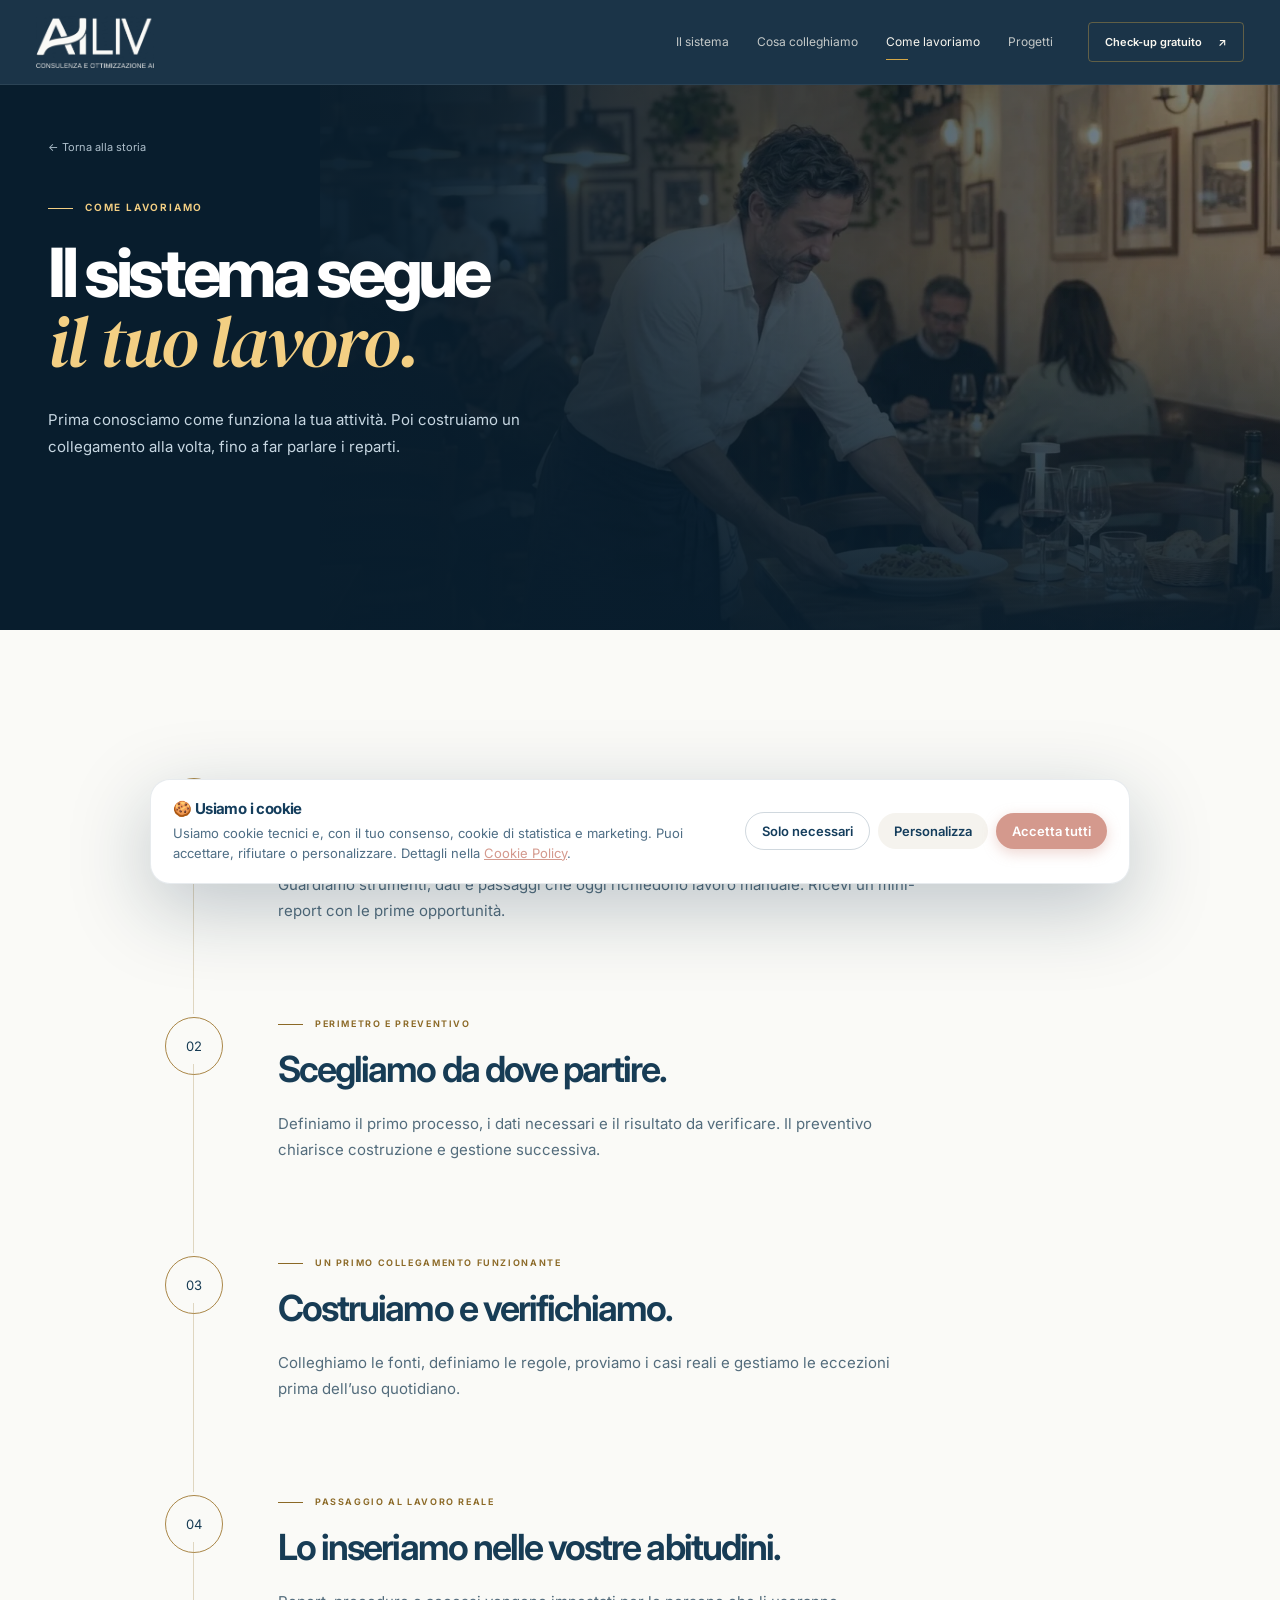
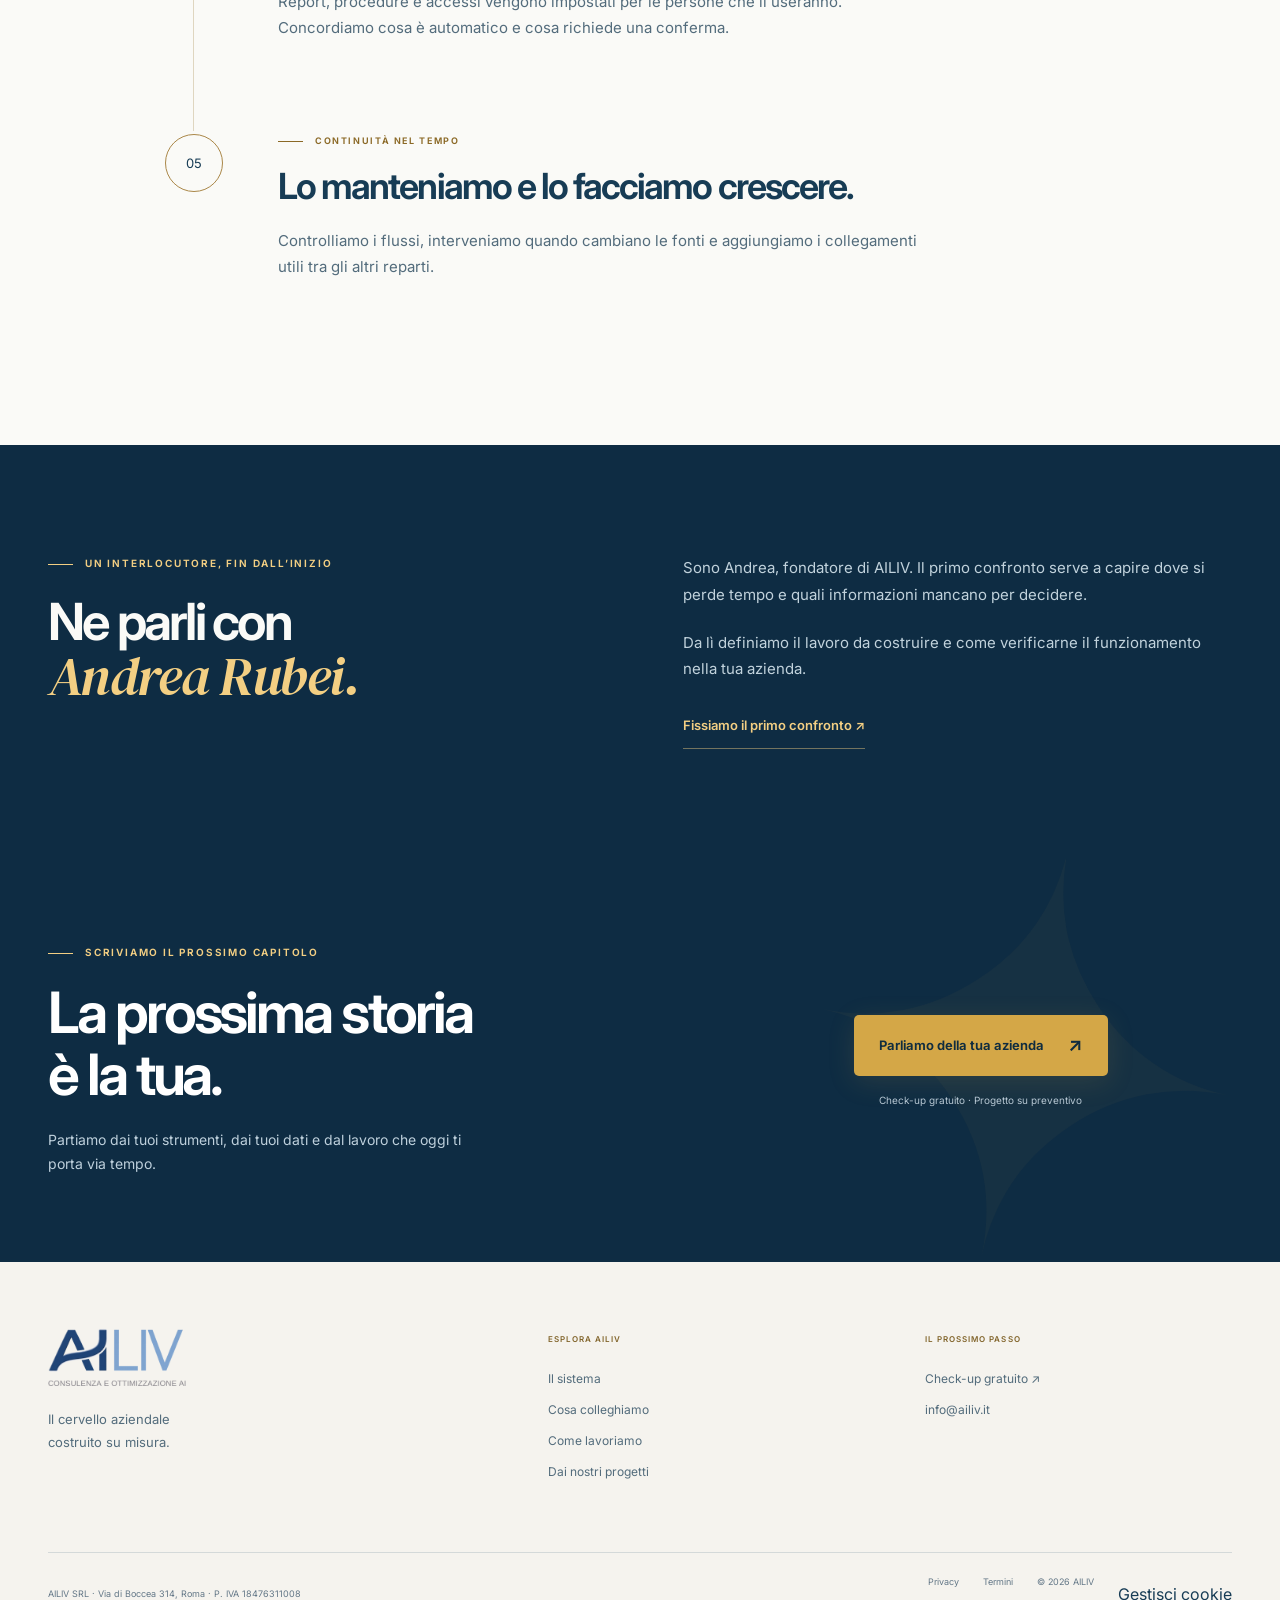
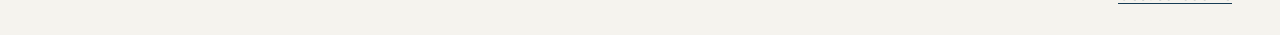
<file: metodo.html>
<!doctype html><html lang="it"><head><meta charset="utf-8"><meta name="viewport" content="width=device-width,initial-scale=1"><meta name="robots" content="index,follow"><meta name="theme-color" content="#0e2c43"><title>Come costruiamo il tuo sistema — AILIV</title><meta name="description" content="Dal check-up gratuito ai primi collegamenti, fino alla manutenzione: il metodo di lavoro AILIV."><link rel="icon" href="assets/favicon-32.png"><link rel="preconnect" href="https://fonts.googleapis.com"><link rel="preconnect" href="https://fonts.gstatic.com" crossorigin><link href="https://fonts.googleapis.com/css2?family=Inter:wght@400;450;500;550;600;650;700;750;800;900&family=DM+Serif+Display:ital@0;1&display=swap" rel="stylesheet"><link rel="stylesheet" href="cinema.css?v=20261016-4"><script src="cinema.js?v=20261016-2" defer></script><link rel="canonical" href="https://ailiv.it/metodo.html"><meta property="og:url" content="https://ailiv.it/metodo.html"><meta property="og:type" content="website"><meta property="og:site_name" content="AILIV"><meta property="og:locale" content="it_IT"><meta property="og:title" content="Come costruiamo il tuo sistema — AILIV"><meta property="og:description" content="Dal check-up gratuito ai primi collegamenti, fino alla manutenzione: il metodo di lavoro AILIV."><meta property="og:image" content="https://ailiv.it/assets/og-card.png"><meta name="twitter:card" content="summary_large_image"><link rel="apple-touch-icon" href="/assets/apple-touch-icon.png"></head><body><a class="skip" href="#contenuto">Vai al contenuto</a><div class="reading-progress" aria-hidden="true"></div>
<header class="site-header"><div class="nav-wrap"><a class="brand" href="index.html#top" aria-label="AILIV, inizio"><img src="assets/logo-ailiv-footer.png" alt="AILIV" width="500" height="221"></a><nav class="desktop-nav" aria-label="Navigazione principale"><a href="sistema.html">Il sistema</a><a href="collegamenti.html">Cosa colleghiamo</a><a href="metodo.html" aria-current="page">Come lavoriamo</a><a href="progetti.html">Progetti</a></nav><a class="nav-cta" href="index.html#check-up">Check-up gratuito <span aria-hidden="true">↗</span></a><button class="menu-toggle" aria-label="Apri il menu" aria-expanded="false" aria-controls="mobile-nav"><span></span><span></span></button></div><nav id="mobile-nav" class="mobile-nav" aria-label="Menu mobile" hidden><a href="index.html">La storia di AILIV</a><a href="sistema.html">Il sistema</a><a href="collegamenti.html">Cosa colleghiamo</a><a href="metodo.html" aria-current="page">Come lavoriamo</a><a href="progetti.html">Progetti</a><a href="index.html#check-up">Parliamone →</a></nav></header><main id="contenuto"><section class="subhero" id="top"><img class="subhero-art" src="assets/ristorante.webp" width="1280" height="720" alt="" aria-hidden="true"><div class="wrap subhero-copy"><a class="back-link" href="index.html">← Torna alla storia</a><p class="eyebrow">COME LAVORIAMO</p><h1>Il sistema segue <br><em>il tuo lavoro.</em></h1><p>Prima conosciamo come funziona la tua attività. Poi costruiamo un collegamento alla volta, fino a far parlare i reparti.</p></div></section><section class="section wrap method-timeline"><article><span class="step-number">01</span><div><p class="eyebrow">Check-up di 30–45 minuti</p><h2>Il primo confronto è gratuito.</h2><p>Guardiamo strumenti, dati e passaggi che oggi richiedono lavoro manuale. Ricevi un mini-report con le prime opportunità.</p></div></article><article><span class="step-number">02</span><div><p class="eyebrow">Perimetro e preventivo</p><h2>Scegliamo da dove partire.</h2><p>Definiamo il primo processo, i dati necessari e il risultato da verificare. Il preventivo chiarisce costruzione e gestione successiva.</p></div></article><article><span class="step-number">03</span><div><p class="eyebrow">Un primo collegamento funzionante</p><h2>Costruiamo e verifichiamo.</h2><p>Colleghiamo le fonti, definiamo le regole, proviamo i casi reali e gestiamo le eccezioni prima dell’uso quotidiano.</p></div></article><article><span class="step-number">04</span><div><p class="eyebrow">Passaggio al lavoro reale</p><h2>Lo inseriamo nelle vostre abitudini.</h2><p>Report, procedure e accessi vengono impostati per le persone che li useranno. Concordiamo cosa è automatico e cosa richiede una conferma.</p></div></article><article><span class="step-number">05</span><div><p class="eyebrow">Continuità nel tempo</p><h2>Lo manteniamo e lo facciamo crescere.</h2><p>Controlliamo i flussi, interveniamo quando cambiano le fonti e aggiungiamo i collegamenti utili tra gli altri reparti.</p></div></article></section><section class="section engine-section"><div class="wrap engine-grid"><div><p class="eyebrow">UN INTERLOCUTORE, FIN DALL’INIZIO</p><h2>Ne parli con <br><em>Andrea Rubei.</em></h2></div><div><p>Sono Andrea, fondatore di AILIV. Il primo confronto serve a capire dove si perde tempo e quali informazioni mancano per decidere.</p><p>Da lì definiamo il lavoro da costruire e come verificarne il funzionamento nella tua azienda.</p><a class="text-link light" href="index.html#check-up">Fissiamo il primo confronto ↗</a></div></div></section><section class="next-chapter" id="prenota"><div class="wrap next-grid"><div><p class="eyebrow">SCRIVIAMO IL PROSSIMO CAPITOLO</p><h2>La prossima storia <br>è la tua.</h2><p>Partiamo dai tuoi strumenti, dai tuoi dati e dal lavoro che oggi ti porta via tempo.</p></div><div class="next-action"><a class="button gold" href="index.html#check-up">Parliamo della tua azienda <span aria-hidden="true">↗</span></a><span>Check-up gratuito · Progetto su preventivo</span></div></div><span class="chapter-star" aria-hidden="true">✦</span></section></main><footer class="site-footer"><div class="wrap footer-main"><a class="footer-brand" href="index.html"><img src="assets/logo-ailiv-hero.png" width="1400" height="608" alt="AILIV"><span>Il cervello aziendale <br>costruito su misura.</span></a><div><span class="footer-label">ESPLORA AILIV</span><a href="sistema.html">Il sistema</a><a href="collegamenti.html">Cosa colleghiamo</a><a href="metodo.html">Come lavoriamo</a><a href="progetti.html">Dai nostri progetti</a></div><div><span class="footer-label">IL PROSSIMO PASSO</span><a href="index.html#check-up">Check-up gratuito ↗</a><a href="mailto:info@ailiv.it">info@ailiv.it</a></div></div><div class="wrap footer-bottom"><p>AILIV SRL · Via di Boccea 314, Roma · P. IVA 18476311008</p><div><a href="https://ailiv.it/privacy.html" target="_blank" rel="noopener">Privacy</a><a href="https://ailiv.it/termini.html" target="_blank" rel="noopener">Termini</a><span>© 2026 AILIV</span></div></div></footer>
<dialog id="film-dialog" aria-labelledby="film-heading"><div class="dialog-top"><h2 id="film-heading">AILIV · Dentro la tua azienda</h2><button id="close-film" aria-label="Chiudi il film">Chiudi <span aria-hidden="true">×</span></button></div><video id="full-film" controls playsinline preload="none" poster="assets/film-poster.webp"><source src="assets/ailiv-film.mp4?v=3.1" type="video/mp4"></video><div class="film-chapters" aria-label="Capitoli del film"><button data-seek="0">La storia</button><button data-seek="52.75">Il clic</button><button data-seek="61.45">Collega</button><button data-seek="73">Ricorda</button><button data-seek="82.17">Analizza</button><button data-seek="94.54">La loro serata</button></div></dialog><script src="assets/cookie-consent.js?v=20261016-4" defer></script><script src="assets/site-tracking.js?v=20261016-5" defer></script></body></html>
</file>
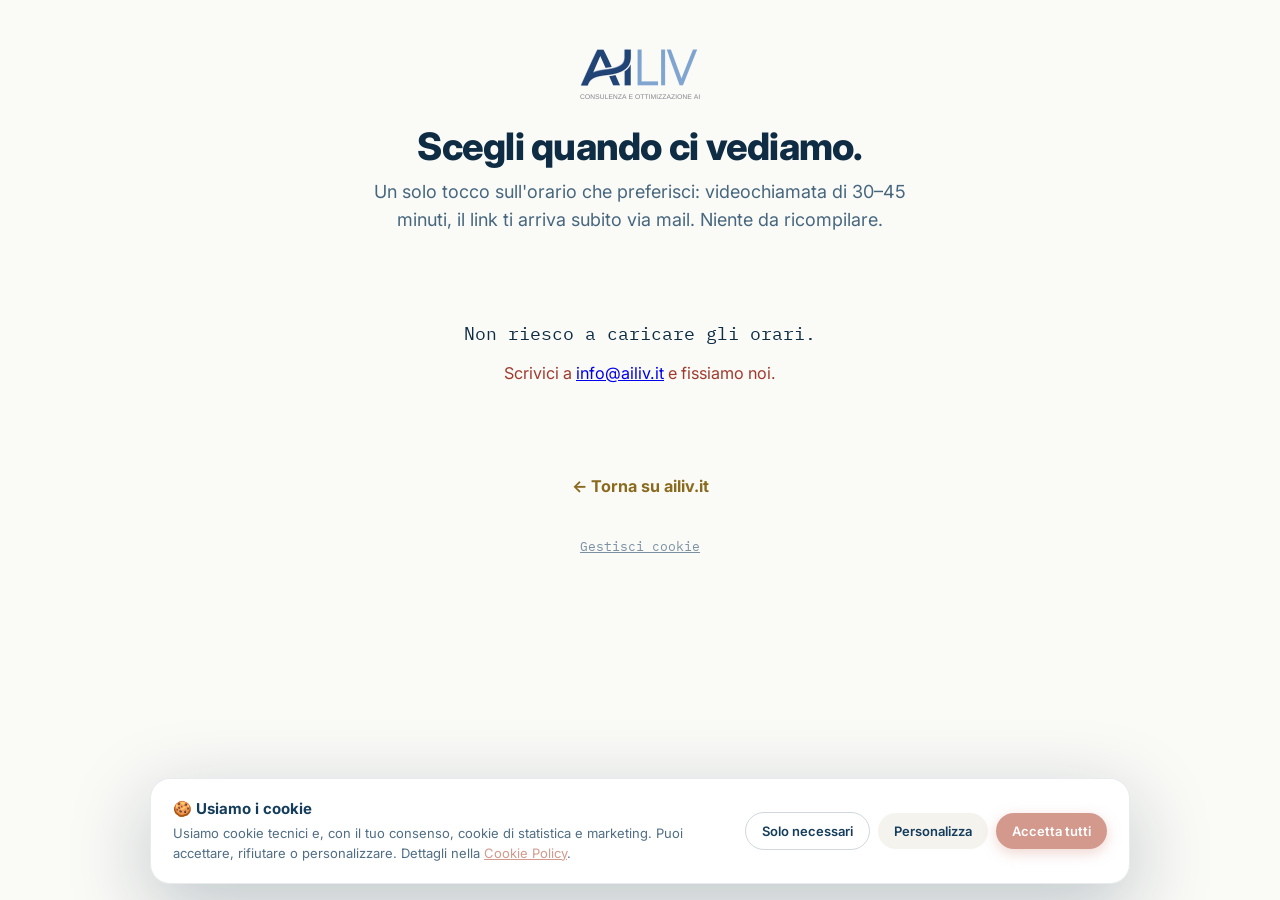
<file: prenota.html>
<!DOCTYPE html>
<html lang="it">
<head>
<meta charset="UTF-8">
<meta name="viewport" content="width=device-width, initial-scale=1.0">
<title>Scegli l'orario del tuo check-up — Ailiv</title>
<meta name="robots" content="noindex,nofollow">
<meta name="description" content="Scegli l'orario: 30–45 minuti in videochiamata con Andrea, con un mini-report sui tuoi numeri. Nessun impegno.">
<meta property="og:title" content="Prenota il tuo check-up gratuito — Ailiv">
<meta property="og:description" content="Scegli l'orario: 30–45 minuti in videochiamata con Andrea, con un mini-report sui tuoi numeri. Nessun impegno.">
<meta property="og:image" content="https://ailiv.it/assets/og-card.png">
<meta property="og:image:width" content="1200">
<meta property="og:image:height" content="630">
<meta property="og:url" content="https://ailiv.it/prenota.html">
<meta property="og:type" content="website">
<meta property="og:site_name" content="Ailiv">
<meta property="og:locale" content="it_IT">
<meta name="twitter:card" content="summary_large_image">
<meta name="twitter:image" content="https://ailiv.it/assets/og-card.png">
<link rel="icon" href="/assets/favicon.ico?v=2" sizes="any">
<link rel="icon" type="image/png" sizes="32x32" href="/assets/favicon-32.png?v=2">
<link rel="icon" type="image/png" sizes="48x48" href="/assets/favicon-48.png?v=2">
<link rel="apple-touch-icon" href="/assets/apple-touch-icon.png?v=2">
<link rel="preconnect" href="https://fonts.googleapis.com">
<link href="https://fonts.googleapis.com/css2?family=Inter:wght@400;600;700;800&family=IBM+Plex+Mono:wght@400;600&display=swap" rel="stylesheet">
<link rel="preconnect" href="https://backend.leadconnectorhq.com">
<style>
  :root { --navy:#143d5c; --ink:#0e2c43; --gold:#d4a747; --gold-text:#8a6a1e; --cream:#fafaf7; --warm:#f5f3ee; --line:rgba(20,61,92,.14); }
  * { margin:0; padding:0; box-sizing:border-box; }
  html { font-size:112.5%; font-family:'Inter',sans-serif; }
  body { background:var(--cream); color:var(--ink); -webkit-font-smoothing:antialiased; }
  .wrap { max-width:720px; margin:0 auto; padding:2.6rem 1.25rem 4rem; }
  .head { text-align:center; margin-bottom:1.8rem; }
  .head img { height:52px; width:auto; margin-bottom:1.1rem; }
  h1 { font-weight:800; font-size:clamp(1.5rem,4.5vw,2.1rem); letter-spacing:-.02em; margin-bottom:.5rem; }
  .sub { font-size:1rem; line-height:1.6; color:rgba(20,61,92,.78); max-width:32rem; margin:0 auto; }
  .mono { font-family:'IBM Plex Mono',monospace; }
  .who { font-family:'IBM Plex Mono',monospace; font-size:.76rem; color:var(--gold-text); text-align:center; margin-top:.7rem; }
  .day { margin-top:1.8rem; }
  .day-h { font-family:'IBM Plex Mono',monospace; font-size:.76rem; letter-spacing:.12em; text-transform:uppercase; color:rgba(20,61,92,.6); border-bottom:1px dashed var(--line); padding-bottom:.5rem; margin-bottom:.9rem; }
  .slots { display:grid; grid-template-columns:repeat(auto-fill,minmax(96px,1fr)); gap:.6rem; }
  .slot { font-family:'IBM Plex Mono',monospace; font-size:1rem; font-weight:600; color:var(--navy); background:#fff; border:1.5px solid var(--line); border-radius:12px; padding:.85rem .4rem; cursor:pointer; transition:all .15s; min-height:48px; }
  .slot:hover { border-color:var(--gold); background:rgba(212,167,71,.08); transform:translateY(-1px); }
  .slot:disabled { opacity:.5; cursor:wait; }
  .slot.sel { border-color:var(--gold); background:rgba(212,167,71,.15); }
  .lead-form { background:#fff; border:1.5px solid var(--navy); border-radius:14px; padding:1.1rem 1.1rem 1.3rem; margin-bottom:1.6rem; box-shadow:6px 6px 0 rgba(20,61,92,.08); }
  .lead-form label { display:block; font-family:'IBM Plex Mono',monospace; font-size:.68rem; letter-spacing:.1em; text-transform:uppercase; color:rgba(20,61,92,.6); margin:.8rem 0 .3rem; }
  .lead-form input { width:100%; font-family:'Inter',sans-serif; font-size:1rem; color:var(--ink); border:1.5px solid rgba(20,61,92,.25); border-radius:10px; padding:.65rem .8rem; outline:none; }
  .lead-form input:focus { border-color:var(--gold); box-shadow:0 0 0 3px rgba(212,167,71,.18); }
  .lead-form .go { margin-top:1.1rem; width:100%; background:var(--gold); color:var(--ink); border:none; font-weight:800; font-size:1rem; padding:.85rem 1rem; border-radius:10px; cursor:pointer; }
  .lead-form .go:hover { background:#b8902f; }
  .lead-form .go:disabled { opacity:.5; cursor:wait; }
  .lead-form .ferr { display:none; color:#a03a2e; font-size:.85rem; margin-top:.6rem; }
  .state { text-align:center; padding:3rem 1rem; }
  .spin { width:32px; height:32px; border:3px solid rgba(20,61,92,.15); border-top-color:var(--gold); border-radius:50%; margin:0 auto 1rem; animation:sp 1s linear infinite; }
  @keyframes sp { to { transform:rotate(360deg); } }
  .done { text-align:center; padding:2.5rem 1rem; }
  .done .check { width:72px; height:72px; border-radius:50%; background:rgba(212,167,71,.15); border:2px solid var(--gold); display:flex; align-items:center; justify-content:center; font-size:2rem; color:var(--gold-text); margin:0 auto 1.4rem; }
  .done h2 { font-weight:800; font-size:1.6rem; margin-bottom:.6rem; }
  .done p { color:rgba(20,61,92,.78); line-height:1.6; max-width:30rem; margin:.4rem auto 0; }
  .err { color:#a03a2e; font-size:.9rem; margin-top:1rem; text-align:center; }
  .back { display:block; text-align:center; margin-top:2.2rem; font-weight:700; color:var(--gold-text); text-decoration:none; font-size:.9rem; }
  .note { font-family:'IBM Plex Mono',monospace; font-size:.72rem; color:rgba(20,61,92,.55); text-align:center; margin-top:1.6rem; line-height:1.6; }
</style>
</head>
<body>
<div class="wrap">
  <div class="head">
    <img src="assets/logo-ailiv-email.png" alt="Ailiv">
    <h1>Scegli quando ci vediamo.</h1>
    <p class="sub">Un solo tocco sull'orario che preferisci: videochiamata di 30–45 minuti, il link ti arriva subito via mail. Niente da ricompilare.</p>
    <p class="who mono" id="who"></p>
  </div>

  <div id="app">
    <div class="state"><div class="spin"></div><p class="mono">Carico gli orari disponibili…</p></div>
  </div>

  <a class="back" href="/">← Torna su ailiv.it</a>
  <p class="note"><button type="button" onclick="window.AilivCookies.open()" style="font:inherit;color:inherit;background:none;border:0;text-decoration:underline;cursor:pointer;min-height:44px">Gestisci cookie</button></p>
</div>

<script src="assets/cookie-consent.js?v=20261016-5"></script>
<script src="assets/site-tracking.js?v=20261016-5"></script>
<script>
(function(){
  var CAL = 'Gx2gDBVib5SQcULHTVS8';
  var LOC = 'BphV4FTBieSmV7ou2li2';
  var KEY = '6LeDBFwpAAAAAJe8ux9-imrqZ2ueRsEtdiWoDDpX';
  var TZ = 'Europe/Rome';
  var app = document.getElementById('app');
  function trackStep(name){
    try { if (window.gtag) window.gtag('event', name, {calendar_type:'checkup'}); } catch (_) {}
  }

  var q = new URLSearchParams(location.search);
  var c = {
    first_name: (q.get('first_name') || '').trim(),
    last_name: (q.get('last_name') || '').trim(),
    phone: (q.get('phone') || '').trim(),
    email: (q.get('email') || '').trim()
  };
  if (c.first_name) document.getElementById('who').textContent = c.first_name + ', questi sono i primi orari liberi:';

  var GG = ['domenica','lunedì','martedì','mercoledì','giovedì','venerdì','sabato'];
  var MM = ['gen','feb','mar','apr','mag','giu','lug','ago','set','ott','nov','dic'];
  function fmtDay(iso){ var d = new Date(iso); return GG[d.getDay()] + ' ' + d.getDate() + ' ' + MM[d.getMonth()]; }
  function fmtTime(iso){ return iso.slice(11,16); }

  function showError(msg){
    app.innerHTML = '<div class="state"><p class="mono">' + msg + '</p><p class="err">Scrivici a <a href="mailto:info@ailiv.it">info@ailiv.it</a> e fissiamo noi.</p></div>';
  }

  var now = Date.now();
  var end = now + 15 * 24 * 60 * 60 * 1000;
  fetch('https://backend.leadconnectorhq.com/calendars/' + CAL + '/free-slots?startDate=' + now + '&endDate=' + end + '&timezone=' + encodeURIComponent(TZ))
    .then(function(r){ return r.json(); })
    .then(function(data){
      var days = Object.keys(data).filter(function(k){ return data[k] && data[k].slots && data[k].slots.length; }).sort();
      if (!days.length) { showError('Al momento non ci sono orari liberi nei prossimi giorni.'); return; }
      var html = '';
      days.slice(0, 8).forEach(function(day){
        var slots = data[day].slots;
        html += '<div class="day"><div class="day-h">' + fmtDay(slots[0]) + '</div><div class="slots">';
        slots.forEach(function(s){ html += '<button type="button" class="slot" data-slot="' + s + '">' + fmtTime(s) + '</button>'; });
        html += '</div></div>';
      });
      html += '<p class="note">Fuso orario: Italia. Videochiamata di 30–45 minuti — ti mostro esempi veri a schermo condiviso.</p>';
      app.innerHTML = html;
      app.addEventListener('click', onSlot);
      // scalda il captcha in background mentre il lead sceglie l'orario:
      // quando clicca è già pronto, e se non arriva non blocca nulla
      try { loadRecaptcha().catch(function(){}); } catch (_) {}
    })
    .catch(function(){ showError('Non riesco a caricare gli orari.'); });

  var booking = false;
  var pendingSlot = null;

  // Il link arriva in due modi: dalla mail (dati nei query param → un tocco e via)
  // oppure "nudo", girato al volo in chat → chiediamo i dati con un mini-form
  // prima di confermare, altrimenti la prenotazione partirebbe vuota.
  function hasData(){ return !!(c.first_name && c.email && c.phone); }

  function onSlot(e){
    var btn = e.target.closest('.slot');
    if (!btn || booking) return;
    trackStep('calendar_slot_selected');
    var slot = btn.getAttribute('data-slot');
    if (hasData()) { doBook(slot, btn); return; }
    pendingSlot = slot;
    Array.prototype.forEach.call(app.querySelectorAll('.slot'), function(b){ b.classList.remove('sel'); });
    btn.classList.add('sel');
    showForm();
  }

  function showForm(){
    var f = document.getElementById('leadform');
    if (!f) {
      f = document.createElement('div');
      f.id = 'leadform';
      f.className = 'lead-form';
      f.innerHTML =
        '<div class="day-h">Un attimo: a chi mando il link della videochiamata?</div>' +
        '<label for="lf-nome">Nome</label><input id="lf-nome" autocomplete="name" placeholder="Il tuo nome">' +
        '<label for="lf-email">Email</label><input id="lf-email" type="email" autocomplete="email" placeholder="nome@tuaazienda.it">' +
        '<label for="lf-tel">Telefono</label><input id="lf-tel" type="tel" autocomplete="tel" placeholder="+39 …">' +
        '<button type="button" class="go" id="lf-go"></button>' +
        '<p class="ferr" id="lf-err"></p>' +
        '<p class="note" style="margin-top:.9rem;text-align:left;">Usiamo questi dati solo per organizzare la call. <a href="/privacy.html" style="color:var(--gold-text);">Privacy</a></p>';
      app.insertBefore(f, app.firstChild);
      document.getElementById('lf-nome').value = c.first_name || '';
      document.getElementById('lf-email').value = c.email || '';
      document.getElementById('lf-tel').value = c.phone || '';
      document.getElementById('lf-go').addEventListener('click', submitForm);
    }
    document.getElementById('lf-go').textContent = 'Conferma ' + fmtDay(pendingSlot) + ' alle ' + fmtTime(pendingSlot);
    try { f.scrollIntoView({ behavior: 'smooth', block: 'center' }); } catch(_) {}
  }

  function submitForm(){
    if (booking || !pendingSlot) return;
    var nome = document.getElementById('lf-nome').value.trim();
    var email = document.getElementById('lf-email').value.trim();
    var tel = document.getElementById('lf-tel').value.trim();
    var err = document.getElementById('lf-err');
    function fail(msg){ err.textContent = msg; err.style.display = 'block'; }
    if (!nome) return fail('Scrivi il tuo nome.');
    if (!/^[^\s@]+@[^\s@]+\.[^\s@]{2,}$/.test(email)) return fail("Controlla l'email: lì ti arriva il link della videochiamata.");
    if (tel.replace(/\D/g, '').length < 8) return fail('Controlla il numero di telefono.');
    err.style.display = 'none';
    var parts = nome.split(/\s+/);
    c.first_name = parts.shift();
    c.last_name = parts.join(' ') || c.last_name;
    c.email = email;
    c.phone = tel;
    doBook(pendingSlot, app.querySelector('.slot.sel'));
  }

  // reCAPTCHA caricato in modo NON bloccante e solo quando serve.
  // Prima stava nell'<head> come <script> sincrono: dentro la webview di Gmail
  // (link aperto dalla mail) il caricamento da google.com poteva impiantarsi e la
  // pagina restava bianca — poi al secondo tentativo funzionava perché in cache.
  // Ora: parte in background appena la pagina è pronta, e se non arriva entro 6s
  // la prenotazione va avanti lo stesso invece di bloccarsi.
  var rcPromise = null;
  function loadRecaptcha(){
    if (rcPromise) return rcPromise;
    rcPromise = new Promise(function(resolve, reject){
      var s = document.createElement('script');
      s.src = 'https://www.google.com/recaptcha/enterprise.js?render=' + KEY;
      s.async = true; s.defer = true;
      s.onload = function(){ resolve(); };
      s.onerror = function(){ reject(new Error('recaptcha-load')); };
      document.head.appendChild(s);
      setTimeout(function(){ reject(new Error('recaptcha-timeout')); }, 6000);
    });
    return rcPromise;
  }

  // Token captcha, con resa graziosa: se lo script non c'è o tarda, torna stringa vuota
  function getToken(){
    return loadRecaptcha()
      .then(function(){
        return new Promise(function(res, rej){
          if (!window.grecaptcha || !window.grecaptcha.enterprise) return rej(new Error('no-grecaptcha'));
          window.grecaptcha.enterprise.ready(function(){
            window.grecaptcha.enterprise.execute(KEY, { action: 'LEADGEN_FORM_SUBMIT' }).then(res, rej);
          });
        });
      })
      .catch(function(){ return ''; });
  }

  function doBook(slot, btn){
    if (booking) return;
    booking = true;
    Array.prototype.forEach.call(app.querySelectorAll('.slot'), function(b){ b.disabled = true; });
    if (btn) btn.textContent = '…';
    var go = document.getElementById('lf-go');
    if (go) { go.disabled = true; go.textContent = 'Prenoto…'; }

    try {
      getToken().then(function(token){
        var payload = {
          first_name: c.first_name, last_name: c.last_name, phone: c.phone, email: c.email,
          location_id: LOC, calendar_id: CAL,
          selected_slot: slot, selected_timezone: TZ,
          source: 'booking_widget',
          eventData: { page: { url: location.href, title: document.title }, type: 'page-visit', domain: 'ailiv.it', medium: 'calendar', mediumId: CAL, version: 'v3' },
          Timezone: 'Europe/Rome (GMT+02:00)'
        };
        var fd = new FormData();
        fd.append('formData', JSON.stringify(payload));
        if (token) fd.append('captchaV3', token);
        return fetch('https://backend.leadconnectorhq.com/calendars/events/appointments/widget', {
          method: 'POST',
          headers: { channel: 'APP', source: 'WEB_USER', version: '2021-04-15', timezone: TZ },
          body: fd
        });
      }).then(function(r){
        return r.json().catch(function(){ return {}; }).then(function(j){ return { ok: r.ok, j: j }; });
      }).then(function(x){
        if (x.ok && (x.j.appointment || x.j.id)) {
          try { if (window.AilivTracking) window.AilivTracking.appointmentAccepted(); } catch (_) {}
          var d = new Date(slot);
          app.innerHTML = '<div class="done"><div class="check">✓</div><h2>Fatto. Ci vediamo ' + fmtDay(slot) + ' alle ' + fmtTime(slot) + '.</h2><p>Ti ho mandato la conferma via mail: dentro trovi il <b>link della videochiamata</b> e i link per spostare o annullare, se ti serve. A presto!</p><p><b>Andrea Rubei — AILIV</b></p></div>';
          try { window.scrollTo({ top: 0, behavior: 'smooth' }); } catch(_) {}
        } else { throw new Error('book'); }
      }).catch(function(){
        trackStep('appointment_error');
        booking = false;
        Array.prototype.forEach.call(app.querySelectorAll('.slot'), function(b){ b.disabled = false; });
        if (btn) btn.textContent = fmtTime(slot);
        var go2 = document.getElementById('lf-go');
        if (go2) { go2.disabled = false; go2.textContent = 'Conferma ' + fmtDay(slot) + ' alle ' + fmtTime(slot); }
        var e = document.createElement('p'); e.className = 'err';
        e.innerHTML = 'Quell\'orario è appena stato preso o c\'è stato un intoppo — prova con un altro, o scrivici a <a href="mailto:info@ailiv.it">info@ailiv.it</a>.';
        app.insertBefore(e, app.firstChild);
      });
    } catch (err) {
      trackStep('appointment_error');
      // Rete di sicurezza: qualunque errore sincrono non deve lasciare la pagina
      // congelata con gli slot disabilitati (era il difetto peggiore: nessun messaggio).
      booking = false;
      Array.prototype.forEach.call(app.querySelectorAll('.slot'), function(b){ b.disabled = false; });
      if (btn) btn.textContent = fmtTime(slot);
      var go3 = document.getElementById('lf-go');
      if (go3) { go3.disabled = false; go3.textContent = 'Conferma ' + fmtDay(slot) + ' alle ' + fmtTime(slot); }
      var e2 = document.createElement('p'); e2.className = 'err';
      e2.innerHTML = 'Intoppo tecnico — riprova, oppure scrivici a <a href="mailto:info@ailiv.it">info@ailiv.it</a> e fissiamo noi.';
      app.insertBefore(e2, app.firstChild);
    }
  }
})();
</script>
</body>
</html>
</file>
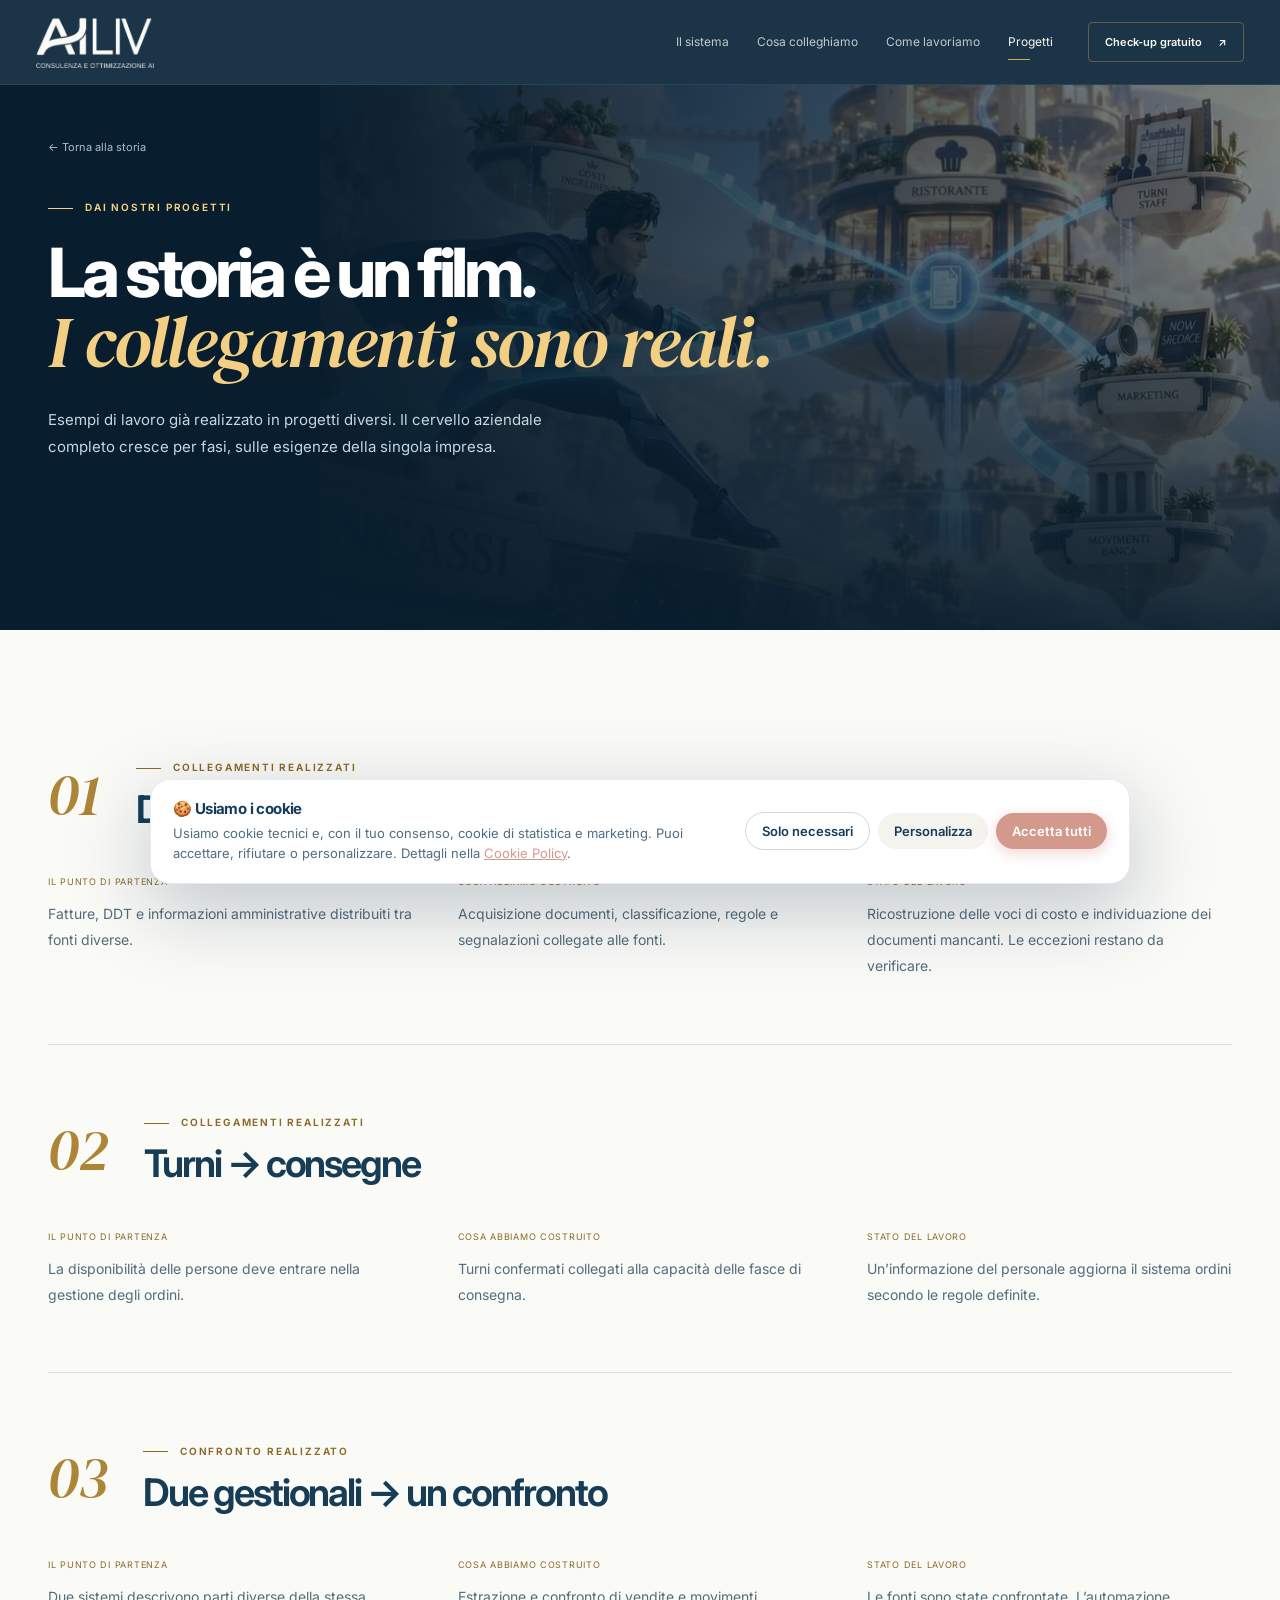
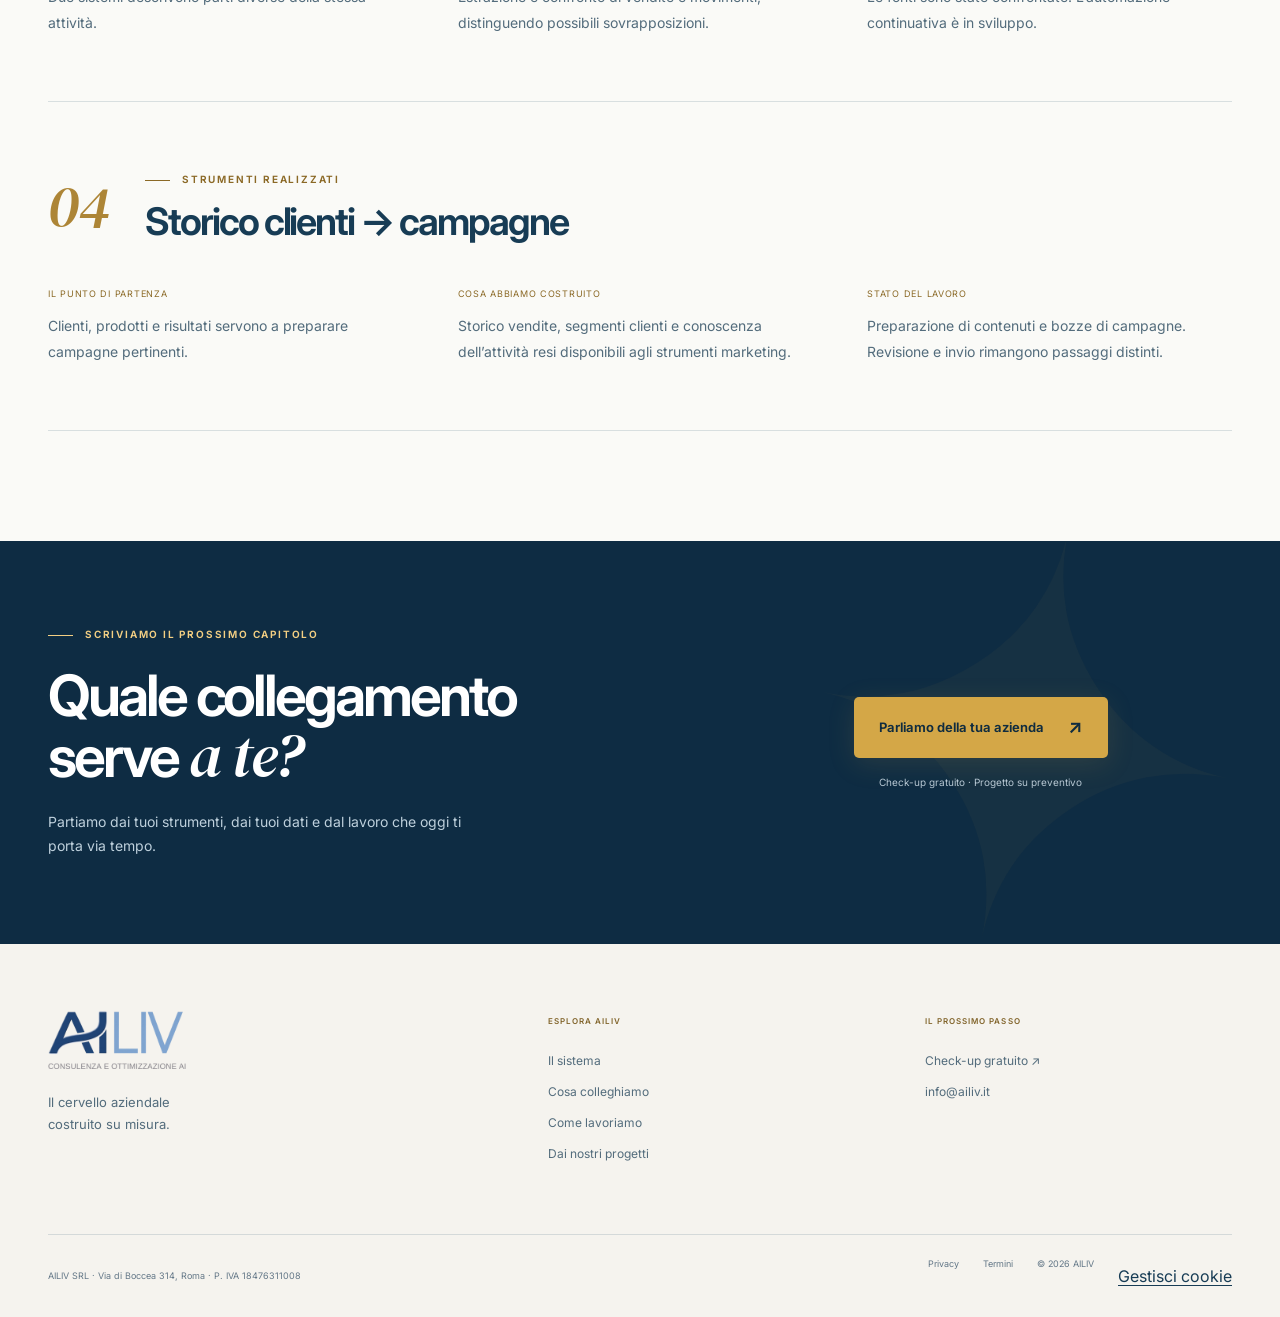
<file: progetti.html>
<!doctype html><html lang="it"><head><meta charset="utf-8"><meta name="viewport" content="width=device-width,initial-scale=1"><meta name="robots" content="index,follow"><meta name="theme-color" content="#0e2c43"><title>Collegamenti già costruiti — AILIV</title><meta name="description" content="Esempi dai progetti AILIV: documenti e costi, turni e consegne, vendite e marketing."><link rel="icon" href="assets/favicon-32.png"><link rel="preconnect" href="https://fonts.googleapis.com"><link rel="preconnect" href="https://fonts.gstatic.com" crossorigin><link href="https://fonts.googleapis.com/css2?family=Inter:wght@400;450;500;550;600;650;700;750;800;900&family=DM+Serif+Display:ital@0;1&display=swap" rel="stylesheet"><link rel="stylesheet" href="cinema.css?v=20261016-4"><script src="cinema.js?v=20261016-2" defer></script><link rel="canonical" href="https://ailiv.it/progetti.html"><meta property="og:url" content="https://ailiv.it/progetti.html"><meta property="og:type" content="website"><meta property="og:site_name" content="AILIV"><meta property="og:locale" content="it_IT"><meta property="og:title" content="Collegamenti già costruiti — AILIV"><meta property="og:description" content="Esempi dai progetti AILIV: documenti e costi, turni e consegne, vendite e marketing."><meta property="og:image" content="https://ailiv.it/assets/og-card.png"><meta name="twitter:card" content="summary_large_image"><link rel="apple-touch-icon" href="/assets/apple-touch-icon.png"></head><body><a class="skip" href="#contenuto">Vai al contenuto</a><div class="reading-progress" aria-hidden="true"></div>
<header class="site-header"><div class="nav-wrap"><a class="brand" href="index.html#top" aria-label="AILIV, inizio"><img src="assets/logo-ailiv-footer.png" alt="AILIV" width="500" height="221"></a><nav class="desktop-nav" aria-label="Navigazione principale"><a href="sistema.html">Il sistema</a><a href="collegamenti.html">Cosa colleghiamo</a><a href="metodo.html">Come lavoriamo</a><a href="progetti.html" aria-current="page">Progetti</a></nav><a class="nav-cta" href="index.html#check-up">Check-up gratuito <span aria-hidden="true">↗</span></a><button class="menu-toggle" aria-label="Apri il menu" aria-expanded="false" aria-controls="mobile-nav"><span></span><span></span></button></div><nav id="mobile-nav" class="mobile-nav" aria-label="Menu mobile" hidden><a href="index.html">La storia di AILIV</a><a href="sistema.html">Il sistema</a><a href="collegamenti.html">Cosa colleghiamo</a><a href="metodo.html">Come lavoriamo</a><a href="progetti.html" aria-current="page">Progetti</a><a href="index.html#check-up">Parliamone →</a></nav></header><main id="contenuto"><section class="subhero" id="top"><img class="subhero-art" src="assets/volt.webp" width="1280" height="720" alt="" aria-hidden="true"><div class="wrap subhero-copy"><a class="back-link" href="index.html">← Torna alla storia</a><p class="eyebrow">DAI NOSTRI PROGETTI</p><h1>La storia è un film. <br><em>I collegamenti sono reali.</em></h1><p>Esempi di lavoro già realizzato in progetti diversi. Il cervello aziendale completo cresce per fasi, sulle esigenze della singola impresa.</p></div></section><section class="section wrap project-list"><article id="documenti"><div class="project-heading"><span class="project-count">01</span><div><p class="eyebrow">Collegamenti realizzati</p><h2>Documenti → costi</h2></div></div><div class="project-detail"><div><span>IL PUNTO DI PARTENZA</span><p>Fatture, DDT e informazioni amministrative distribuiti tra fonti diverse.</p></div><div><span>COSA ABBIAMO COSTRUITO</span><p>Acquisizione documenti, classificazione, regole e segnalazioni collegate alle fonti.</p></div><div><span>STATO DEL LAVORO</span><p>Ricostruzione delle voci di costo e individuazione dei documenti mancanti. Le eccezioni restano da verificare.</p></div></div></article><article id="persone"><div class="project-heading"><span class="project-count">02</span><div><p class="eyebrow">Collegamenti realizzati</p><h2>Turni → consegne</h2></div></div><div class="project-detail"><div><span>IL PUNTO DI PARTENZA</span><p>La disponibilità delle persone deve entrare nella gestione degli ordini.</p></div><div><span>COSA ABBIAMO COSTRUITO</span><p>Turni confermati collegati alla capacità delle fasce di consegna.</p></div><div><span>STATO DEL LAVORO</span><p>Un’informazione del personale aggiorna il sistema ordini secondo le regole definite.</p></div></div></article><article id="vendite"><div class="project-heading"><span class="project-count">03</span><div><p class="eyebrow">Confronto realizzato</p><h2>Due gestionali → un confronto</h2></div></div><div class="project-detail"><div><span>IL PUNTO DI PARTENZA</span><p>Due sistemi descrivono parti diverse della stessa attività.</p></div><div><span>COSA ABBIAMO COSTRUITO</span><p>Estrazione e confronto di vendite e movimenti, distinguendo possibili sovrapposizioni.</p></div><div><span>STATO DEL LAVORO</span><p>Le fonti sono state confrontate. L’automazione continuativa è in sviluppo.</p></div></div></article><article id="marketing"><div class="project-heading"><span class="project-count">04</span><div><p class="eyebrow">Strumenti realizzati</p><h2>Storico clienti → campagne</h2></div></div><div class="project-detail"><div><span>IL PUNTO DI PARTENZA</span><p>Clienti, prodotti e risultati servono a preparare campagne pertinenti.</p></div><div><span>COSA ABBIAMO COSTRUITO</span><p>Storico vendite, segmenti clienti e conoscenza dell’attività resi disponibili agli strumenti marketing.</p></div><div><span>STATO DEL LAVORO</span><p>Preparazione di contenuti e bozze di campagne. Revisione e invio rimangono passaggi distinti.</p></div></div></article></section><section class="next-chapter" id="prenota"><div class="wrap next-grid"><div><p class="eyebrow">SCRIVIAMO IL PROSSIMO CAPITOLO</p><h2>Quale collegamento <br>serve <em>a te?</em></h2><p>Partiamo dai tuoi strumenti, dai tuoi dati e dal lavoro che oggi ti porta via tempo.</p></div><div class="next-action"><a class="button gold" href="index.html#check-up">Parliamo della tua azienda <span aria-hidden="true">↗</span></a><span>Check-up gratuito · Progetto su preventivo</span></div></div><span class="chapter-star" aria-hidden="true">✦</span></section></main><footer class="site-footer"><div class="wrap footer-main"><a class="footer-brand" href="index.html"><img src="assets/logo-ailiv-hero.png" width="1400" height="608" alt="AILIV"><span>Il cervello aziendale <br>costruito su misura.</span></a><div><span class="footer-label">ESPLORA AILIV</span><a href="sistema.html">Il sistema</a><a href="collegamenti.html">Cosa colleghiamo</a><a href="metodo.html">Come lavoriamo</a><a href="progetti.html">Dai nostri progetti</a></div><div><span class="footer-label">IL PROSSIMO PASSO</span><a href="index.html#check-up">Check-up gratuito ↗</a><a href="mailto:info@ailiv.it">info@ailiv.it</a></div></div><div class="wrap footer-bottom"><p>AILIV SRL · Via di Boccea 314, Roma · P. IVA 18476311008</p><div><a href="https://ailiv.it/privacy.html" target="_blank" rel="noopener">Privacy</a><a href="https://ailiv.it/termini.html" target="_blank" rel="noopener">Termini</a><span>© 2026 AILIV</span></div></div></footer>
<dialog id="film-dialog" aria-labelledby="film-heading"><div class="dialog-top"><h2 id="film-heading">AILIV · Dentro la tua azienda</h2><button id="close-film" aria-label="Chiudi il film">Chiudi <span aria-hidden="true">×</span></button></div><video id="full-film" controls playsinline preload="none" poster="assets/film-poster.webp"><source src="assets/ailiv-film.mp4?v=3.1" type="video/mp4"></video><div class="film-chapters" aria-label="Capitoli del film"><button data-seek="0">La storia</button><button data-seek="52.75">Il clic</button><button data-seek="61.45">Collega</button><button data-seek="73">Ricorda</button><button data-seek="82.17">Analizza</button><button data-seek="94.54">La loro serata</button></div></dialog><script src="assets/cookie-consent.js?v=20261016-4" defer></script><script src="assets/site-tracking.js?v=20261016-5" defer></script></body></html>
</file>
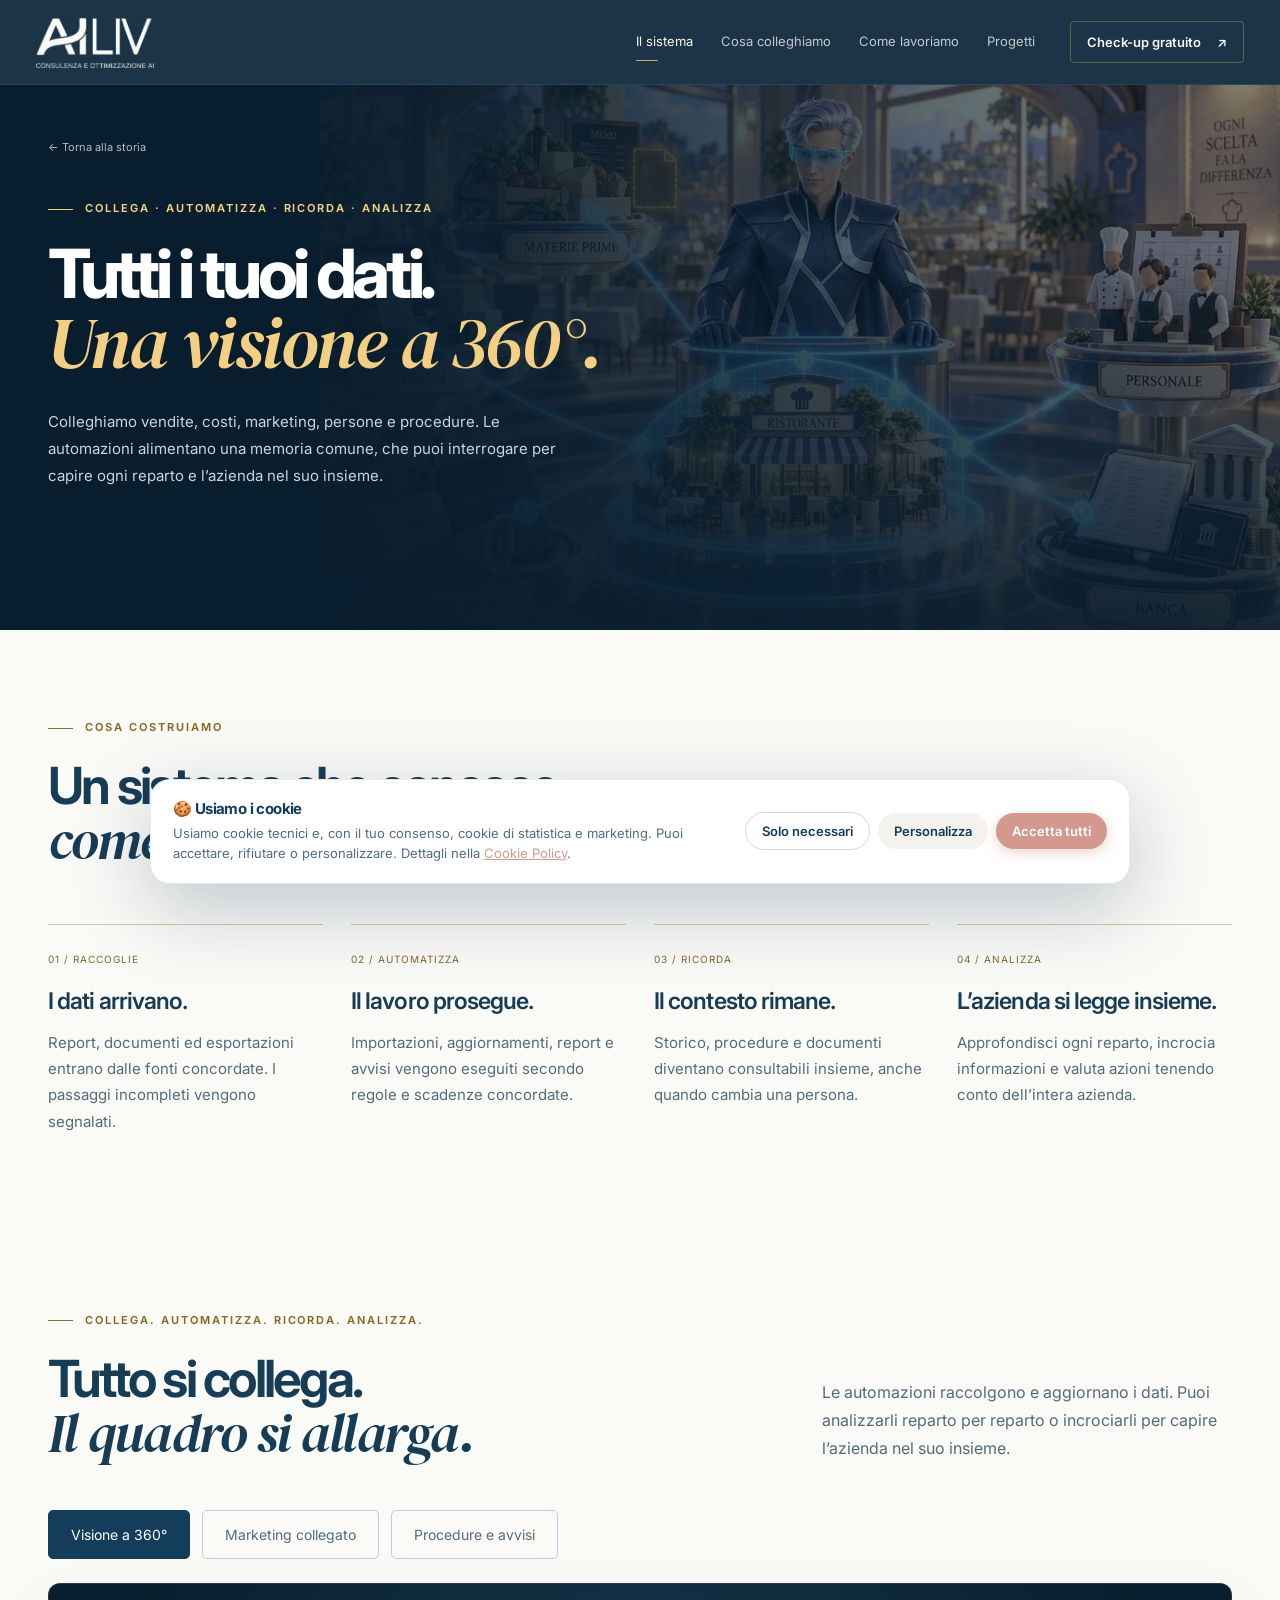
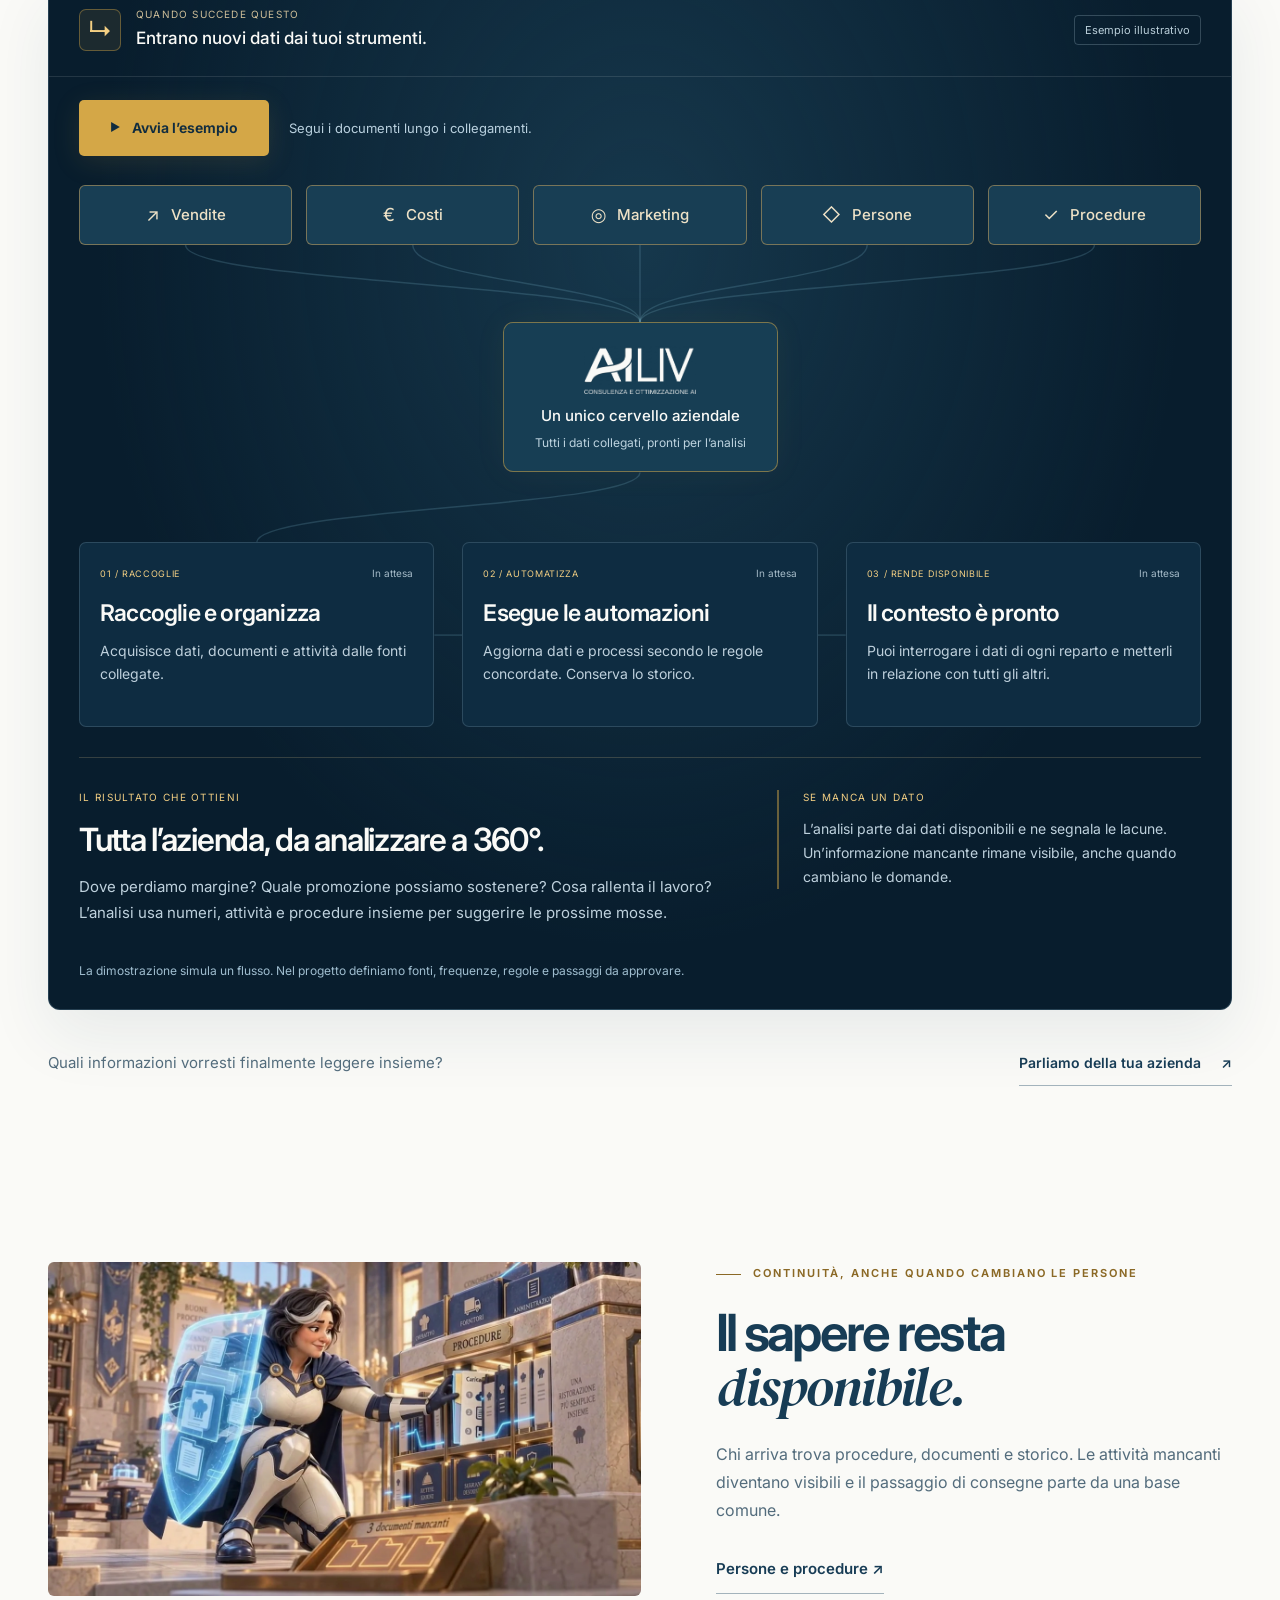
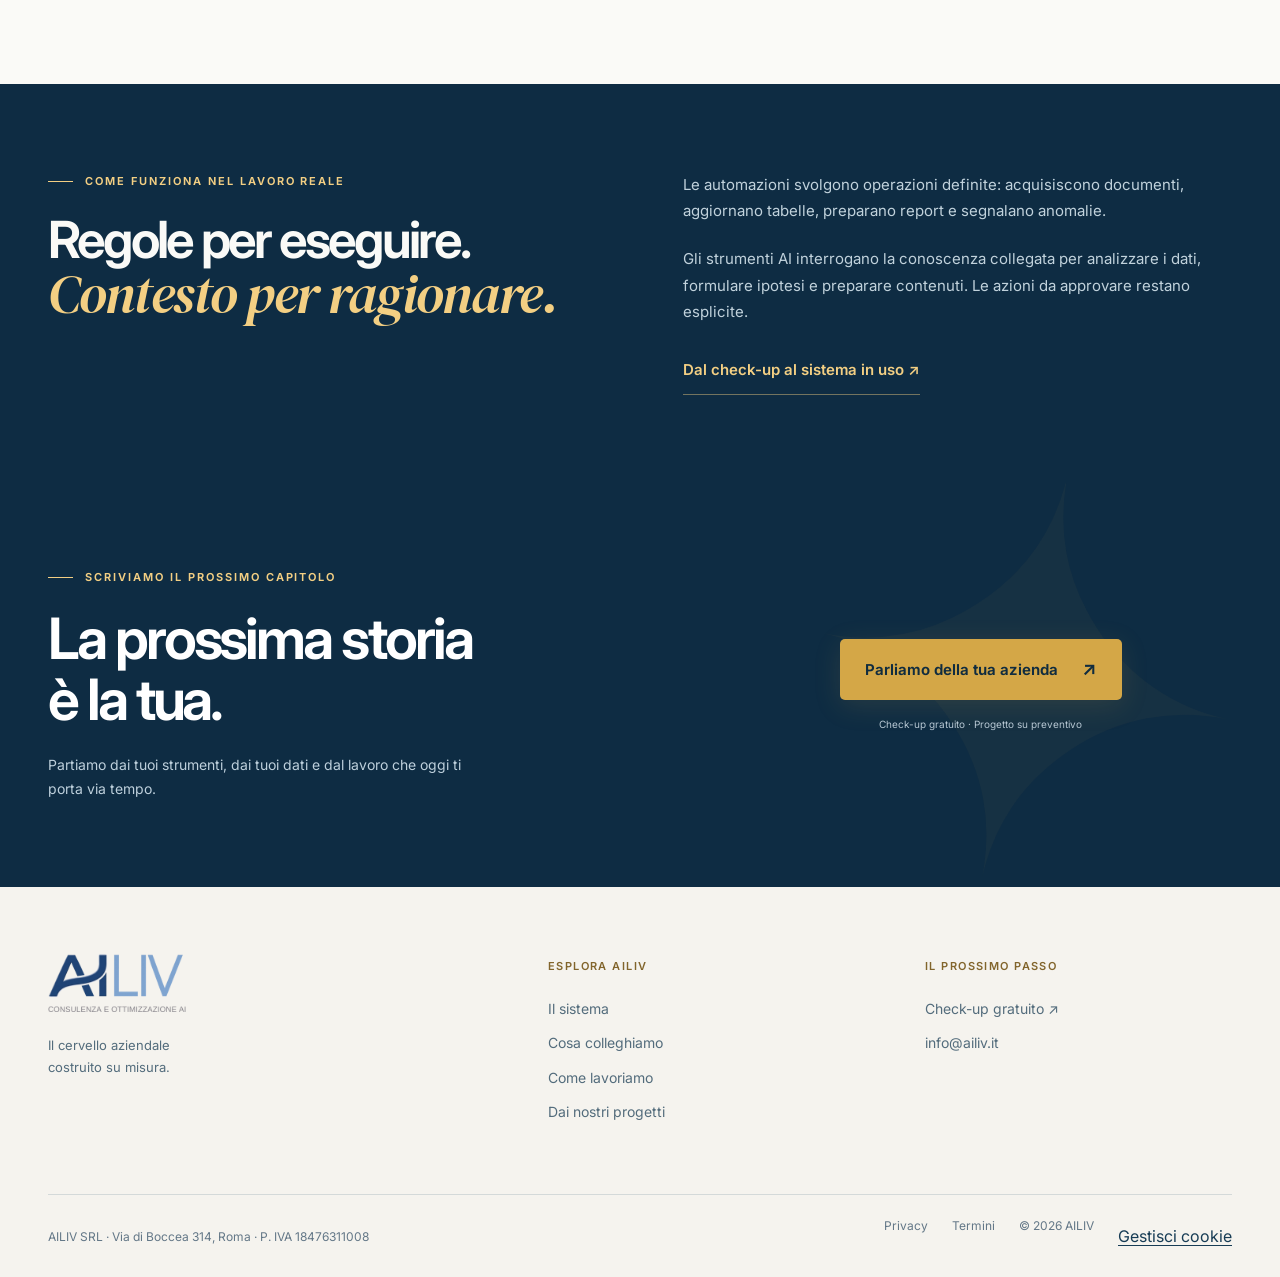
<file: sistema.html>
<!doctype html><html lang="it"><head><meta charset="utf-8"><meta name="viewport" content="width=device-width,initial-scale=1"><meta name="robots" content="index,follow"><meta name="theme-color" content="#0e2c43"><title>Il sistema: tutti i tuoi dati, una visione a 360° — AILIV</title><meta name="description" content="Vendite, costi, marketing, persone e procedure in un unico cervello aziendale. AILIV automatizza i processi e rende i dati analizzabili reparto per reparto e a 360°."><link rel="icon" href="assets/favicon-32.png"><link rel="preconnect" href="https://fonts.googleapis.com"><link rel="preconnect" href="https://fonts.gstatic.com" crossorigin><link href="https://fonts.googleapis.com/css2?family=Inter:wght@400;450;500;550;600;650;700;750;800;900&family=DM+Serif+Display:ital@0;1&display=swap" rel="stylesheet"><link rel="stylesheet" href="cinema.css?v=20261016-4"><script src="cinema.js?v=20261016-2" defer></script><link rel="stylesheet" href="collegata.css?v=20261016-2"><link rel="stylesheet" href="automazioni.css?v=20261016-2"><script src="automazioni.js?v=20261016-2" defer></script><link rel="canonical" href="https://ailiv.it/sistema.html"><meta property="og:url" content="https://ailiv.it/sistema.html"><meta property="og:type" content="website"><meta property="og:site_name" content="AILIV"><meta property="og:locale" content="it_IT"><meta property="og:title" content="Il sistema: tutti i tuoi dati, una visione a 360° — AILIV"><meta property="og:description" content="Vendite, costi, marketing, persone e procedure in un unico cervello aziendale. AILIV automatizza i processi e rende i dati analizzabili reparto per reparto e a 360°."><meta property="og:image" content="https://ailiv.it/assets/og-card.png"><meta name="twitter:card" content="summary_large_image"><link rel="apple-touch-icon" href="/assets/apple-touch-icon.png"></head><body><a class="skip" href="#contenuto">Vai al contenuto</a><div class="reading-progress" aria-hidden="true"></div>
<header class="site-header"><div class="nav-wrap"><a class="brand" href="index.html#top" aria-label="AILIV, inizio"><img src="assets/logo-ailiv-footer.png" alt="AILIV" width="500" height="221"></a><nav class="desktop-nav" aria-label="Navigazione principale"><a href="sistema.html" aria-current="page">Il sistema</a><a href="collegamenti.html">Cosa colleghiamo</a><a href="metodo.html">Come lavoriamo</a><a href="progetti.html">Progetti</a></nav><a class="nav-cta" href="index.html#check-up">Check-up gratuito <span aria-hidden="true">↗</span></a><button class="menu-toggle" aria-label="Apri il menu" aria-expanded="false" aria-controls="mobile-nav"><span></span><span></span></button></div><nav id="mobile-nav" class="mobile-nav" aria-label="Menu mobile" hidden><a href="index.html">La storia di AILIV</a><a href="sistema.html" aria-current="page">Il sistema</a><a href="collegamenti.html">Cosa colleghiamo</a><a href="metodo.html">Come lavoriamo</a><a href="progetti.html">Progetti</a><a href="index.html#check-up">Parliamone →</a></nav></header><main id="contenuto"><section class="subhero" id="top"><img class="subhero-art" src="assets/prisma.webp" width="1280" height="720" alt="" aria-hidden="true"><div class="wrap subhero-copy"><a class="back-link" href="index.html">← Torna alla storia</a><p class="eyebrow">COLLEGA · AUTOMATIZZA · RICORDA · ANALIZZA</p><h1>Tutti i tuoi dati. <br><em>Una visione a 360°.</em></h1><p>Colleghiamo vendite, costi, marketing, persone e procedure. Le automazioni alimentano una memoria comune, che puoi interrogare per capire ogni reparto e l’azienda nel suo insieme.</p></div></section>
<section class="section wrap system-principle"><p class="eyebrow">COSA COSTRUIAMO</p><h2>Un sistema che conosce <br><em>come funziona la tua azienda.</em></h2><div class="principle-grid system-pillars"><article><span>01 / RACCOGLIE</span><h3>I dati arrivano.</h3><p>Report, documenti ed esportazioni entrano dalle fonti concordate. I passaggi incompleti vengono segnalati.</p></article><article><span>02 / AUTOMATIZZA</span><h3>Il lavoro prosegue.</h3><p>Importazioni, aggiornamenti, report e avvisi vengono eseguiti secondo regole e scadenze concordate.</p></article><article><span>03 / RICORDA</span><h3>Il contesto rimane.</h3><p>Storico, procedure e documenti diventano consultabili insieme, anche quando cambia una persona.</p></article><article><span>04 / ANALIZZA</span><h3>L’azienda si legge insieme.</h3><p>Approfondisci ogni reparto, incrocia informazioni e valuta azioni tenendo conto dell’intera azienda.</p></article></div></section><section class="automation-lab section" id="visione" aria-labelledby="automation-heading">
  <div class="wrap">
    <div class="section-heading"><div><p class="eyebrow">COLLEGA. AUTOMATIZZA. RICORDA. ANALIZZA.</p><h2 id="automation-heading">Tutto si collega.<br><em>Il quadro si allarga.</em></h2></div><p>Le automazioni raccolgono e aggiornano i dati. Puoi analizzarli reparto per reparto o incrociarli per capire l’azienda nel suo insieme.</p></div>
    <div class="automation-scenarios" role="tablist" aria-label="Esempi di automazione">
      <button id="auto-tab-report" role="tab" aria-selected="true" aria-controls="automation-panel" data-auto-scenario="report">Visione a 360°</button>
      <button id="auto-tab-marketing" role="tab" aria-selected="false" aria-controls="automation-panel" tabindex="-1" data-auto-scenario="marketing">Marketing collegato</button>
      <button id="auto-tab-procedura" role="tab" aria-selected="false" aria-controls="automation-panel" tabindex="-1" data-auto-scenario="procedura">Procedure e avvisi</button>
    </div>
    <div class="automation-board" id="automation-panel" role="tabpanel" aria-labelledby="auto-tab-report" data-state="ready" data-phase="0">
      <div class="automation-topbar"><div class="automation-event"><span class="event-icon" aria-hidden="true">↳</span><div><span>QUANDO SUCCEDE QUESTO</span><strong id="automation-trigger">Entrano nuovi dati dai tuoi strumenti.</strong></div></div><span class="illustrative-label">Esempio illustrativo</span></div>
      <div class="automation-controls"><button class="button gold" id="run-automation"><span aria-hidden="true">▶</span> Avvia l’esempio</button><button id="pause-automation" hidden>Metti in pausa</button><p id="automation-status" role="status" aria-live="polite">Segui i documenti lungo i collegamenti.</p></div>
      <div class="automation-canvas" id="automation-canvas">
        <svg class="automation-routes" aria-hidden="true"><g class="routes-base"></g><g class="routes-light"></g><g class="routes-documents"></g></svg>
        <div class="automation-context">
          <div class="automation-sources" aria-label="Informazioni del contesto aziendale">
            <div class="automation-source is-relevant" data-auto-source="vendite"><span aria-hidden="true">↗</span><strong>Vendite</strong></div>
            <div class="automation-source is-relevant" data-auto-source="costi"><span aria-hidden="true">€</span><strong>Costi</strong></div>
            <div class="automation-source is-relevant" data-auto-source="marketing"><span aria-hidden="true">◎</span><strong>Marketing</strong></div>
            <div class="automation-source is-relevant" data-auto-source="persone"><span aria-hidden="true">◇</span><strong>Persone</strong></div>
            <div class="automation-source is-relevant" data-auto-source="procedure"><span aria-hidden="true">✓</span><strong>Procedure</strong></div>
          </div>
          <div class="automation-brain"><img src="assets/logo-ailiv-footer.png" width="500" height="221" alt="AILIV"><strong>Un unico cervello aziendale</strong><span>Tutti i dati collegati, pronti per l’analisi</span><i class="brain-orbit" aria-hidden="true"></i></div>
        </div>
        <ol class="automation-actions" aria-label="Passaggi dell’automazione">
          <li class="automation-action" data-auto-step="1"><div class="action-meta"><span>01 / RACCOGLIE</span><b class="action-state">In attesa</b></div><h3 id="auto-title-1">Raccoglie e organizza</h3><p id="auto-text-1">Acquisisce dati, documenti e attività dalle fonti collegate.</p><span class="action-tick" aria-hidden="true">✓</span></li>
          <li class="automation-action" data-auto-step="2"><div class="action-meta"><span>02 / AUTOMATIZZA</span><b class="action-state">In attesa</b></div><h3 id="auto-title-2">Esegue le automazioni</h3><p id="auto-text-2">Aggiorna dati e processi secondo le regole concordate. Conserva lo storico.</p><span class="action-tick" aria-hidden="true">✓</span></li>
          <li class="automation-action" data-auto-step="3"><div class="action-meta"><span>03 / RENDE DISPONIBILE</span><b class="action-state">In attesa</b></div><h3 id="auto-title-3">Il contesto è pronto</h3><p id="auto-text-3">Puoi interrogare i dati di ogni reparto e metterli in relazione con tutti gli altri.</p><span class="action-tick" aria-hidden="true">✓</span></li>
        </ol>
      </div>
      <div class="automation-result"><div><span class="result-kicker">IL RISULTATO CHE OTTIENI</span><h3 id="automation-result-title">Tutta l’azienda, da analizzare a 360°.</h3><p id="automation-result-text">Dove perdiamo margine? Quale promozione possiamo sostenere? Cosa rallenta il lavoro? L’analisi usa numeri, attività e procedure insieme per suggerire le prossime mosse.</p></div><aside><span id="automation-limit-label">SE MANCA UN DATO</span><p id="automation-limit">L’analisi parte dai dati disponibili e ne segnala le lacune. Un’informazione mancante rimane visibile, anche quando cambiano le domande.</p></aside></div>
      <p class="automation-disclaimer">La dimostrazione simula un flusso. Nel progetto definiamo fonti, frequenze, regole e passaggi da approvare.</p>
    </div>
    <div class="automation-cta"><p>Quali informazioni vorresti finalmente leggere insieme?</p><a class="text-link" href="index.html#check-up">Parliamo della tua azienda <span aria-hidden="true">↗</span></a></div>
  </div>
</section>

<section class="section wrap split-feature"><img src="assets/custode.webp" width="1280" height="720" alt="Il sistema protegge documenti e procedure" loading="lazy"><div><p class="eyebrow">CONTINUITÀ, ANCHE QUANDO CAMBIANO LE PERSONE</p><h2>Il sapere resta <br><em>disponibile.</em></h2><p>Chi arriva trova procedure, documenti e storico. Le attività mancanti diventano visibili e il passaggio di consegne parte da una base comune.</p><a class="text-link" href="collegamenti.html#persone">Persone e procedure ↗</a></div></section>
<section class="section engine-section"><div class="wrap engine-grid"><div><p class="eyebrow">COME FUNZIONA NEL LAVORO REALE</p><h2>Regole per eseguire. <br><em>Contesto per ragionare.</em></h2></div><div><p>Le automazioni svolgono operazioni definite: acquisiscono documenti, aggiornano tabelle, preparano report e segnalano anomalie.</p><p>Gli strumenti AI interrogano la conoscenza collegata per analizzare i dati, formulare ipotesi e preparare contenuti. Le azioni da approvare restano esplicite.</p><a class="text-link light" href="metodo.html">Dal check-up al sistema in uso ↗</a></div></div></section><section class="next-chapter" id="prenota"><div class="wrap next-grid"><div><p class="eyebrow">SCRIVIAMO IL PROSSIMO CAPITOLO</p><h2>La prossima storia <br>è la tua.</h2><p>Partiamo dai tuoi strumenti, dai tuoi dati e dal lavoro che oggi ti porta via tempo.</p></div><div class="next-action"><a class="button gold" href="index.html#check-up">Parliamo della tua azienda <span aria-hidden="true">↗</span></a><span>Check-up gratuito · Progetto su preventivo</span></div></div><span class="chapter-star" aria-hidden="true">✦</span></section></main><footer class="site-footer"><div class="wrap footer-main"><a class="footer-brand" href="index.html"><img src="assets/logo-ailiv-hero.png" width="1400" height="608" alt="AILIV"><span>Il cervello aziendale <br>costruito su misura.</span></a><div><span class="footer-label">ESPLORA AILIV</span><a href="sistema.html">Il sistema</a><a href="collegamenti.html">Cosa colleghiamo</a><a href="metodo.html">Come lavoriamo</a><a href="progetti.html">Dai nostri progetti</a></div><div><span class="footer-label">IL PROSSIMO PASSO</span><a href="index.html#check-up">Check-up gratuito ↗</a><a href="mailto:info@ailiv.it">info@ailiv.it</a></div></div><div class="wrap footer-bottom"><p>AILIV SRL · Via di Boccea 314, Roma · P. IVA 18476311008</p><div><a href="https://ailiv.it/privacy.html" target="_blank" rel="noopener">Privacy</a><a href="https://ailiv.it/termini.html" target="_blank" rel="noopener">Termini</a><span>© 2026 AILIV</span></div></div></footer>
<dialog id="film-dialog" aria-labelledby="film-heading"><div class="dialog-top"><h2 id="film-heading">AILIV · Dentro la tua azienda</h2><button id="close-film" aria-label="Chiudi il film">Chiudi <span aria-hidden="true">×</span></button></div><video id="full-film" controls playsinline preload="none" poster="assets/film-poster.webp"><source src="assets/ailiv-film.mp4?v=3.1" type="video/mp4"></video><div class="film-chapters" aria-label="Capitoli del film"><button data-seek="0">La storia</button><button data-seek="52.75">Il clic</button><button data-seek="61.45">Collega</button><button data-seek="73">Ricorda</button><button data-seek="82.17">Analizza</button><button data-seek="94.54">La loro serata</button></div></dialog><script src="assets/cookie-consent.js?v=20261016-4" defer></script><script src="assets/site-tracking.js?v=20261016-5" defer></script></body></html>
</file>
<file: cinema.css>
:root{--navy:#143d5c;--deep:#0e2c43;--night:#081d2d;--blue:#2a6fa3;--cream:#fafaf7;--warm:#f5f3ee;--gold:#d4a747;--pale:#f3cf83;--ink:#173c55;--muted:#536c7c;--line:#143d5c25;--ease:cubic-bezier(.22,1,.36,1)}
*{box-sizing:border-box}html{scroll-behavior:smooth;scroll-padding-top:94px}body{margin:0;background:var(--cream);color:var(--ink);font-family:Inter,system-ui,sans-serif;-webkit-font-smoothing:antialiased}body.menu-open,body.modal-open{overflow:hidden}img,video{display:block;max-width:100%;height:auto}button,input,textarea,select{font:inherit}button,a{-webkit-tap-highlight-color:transparent}button{cursor:pointer}a{color:inherit;text-decoration:none}p,h1,h2,h3{margin:0}p{font-size:16px;line-height:1.75}button{color:inherit}button:disabled{cursor:wait}button,a,input,select,textarea{touch-action:manipulation}button:focus-visible,a:focus-visible,summary:focus-visible,input:focus-visible,select:focus-visible,textarea:focus-visible{outline:3px solid var(--gold);outline-offset:5px}button:hover .play-mark{background:var(--gold);color:var(--night)}[hidden]{display:none!important}::selection{background:var(--gold);color:var(--night)}
.wrap{width:min(1240px,calc(100% - 96px));margin-inline:auto}.section{padding-block:110px}h1{font-size:clamp(52px,5.5vw,82px);font-weight:750;letter-spacing:-.064em;line-height:1.02}h2{font-size:clamp(36px,4vw,56px);font-weight:650;letter-spacing:-.054em;line-height:1.08}h3{font-size:26px;font-weight:600;letter-spacing:-.04em;line-height:1.22}em{font:italic 1.06em/.98 'DM Serif Display',Georgia,serif;letter-spacing:-.028em;color:inherit}p.eyebrow,.eyebrow{display:block;font-size:10px;font-weight:650;letter-spacing:.18em;line-height:1.65;margin-bottom:22px;text-transform:uppercase;color:#8b6926}.eyebrow:before{content:'';display:inline-block;width:25px;height:1px;background:currentColor;margin-right:12px;vertical-align:middle}.button{display:inline-flex;align-items:center;justify-content:center;gap:24px;min-height:56px;border:1px solid transparent;border-radius:5px;padding:16px 24px;font-size:13px;font-weight:650;line-height:1.4;transition:transform .25s var(--ease),box-shadow .25s;background:var(--navy);color:white}.button.gold{background:var(--gold);color:#102c3f;box-shadow:0 6px 28px #d4a74720}.button:hover{transform:translateY(-2px);box-shadow:0 9px 35px #d4a74745}.button span{font-size:19px}.text-link{display:inline-flex;align-items:center;gap:20px;font-size:13px;font-weight:600;line-height:1.5;padding:12px 0;border:0;border-bottom:1px solid #143d5c60;background:none}.text-link.light{color:var(--pale);border-color:#f3cf8370}.skip{position:fixed;top:0;left:10px;transform:translateY(-120%);padding:15px;background:var(--gold);z-index:100}.skip:focus{transform:none}.reading-progress{position:fixed;z-index:120;top:0;left:0;width:100%;height:2px;background:var(--gold);transform:scaleX(0);transform-origin:left;box-shadow:0 0 12px #e2b852}
.site-header{position:sticky;top:0;z-index:60;background:#0b263bee;backdrop-filter:blur(18px);border-bottom:1px solid #ffffff12;color:#f9f7f0}.nav-wrap{width:min(1380px,calc(100% - 72px));margin:auto;display:flex;align-items:center;gap:35px;height:84px}.brand{display:block;width:118px;flex-shrink:0}.brand img{width:100%}.desktop-nav{display:flex;gap:28px;justify-content:center;align-items:center;margin-left:auto}.desktop-nav a{font-size:12px;line-height:1.5;opacity:.76;position:relative;transition:opacity .2s}.desktop-nav a:hover,.desktop-nav a[aria-current]{opacity:1}.desktop-nav a[aria-current]:after{content:'';position:absolute;bottom:-9px;left:0;width:22px;height:1px;background:var(--gold)}.nav-cta{font-size:11px;font-weight:600;border:1px solid #d4a74760;padding:12px 16px;border-radius:4px;display:flex;align-items:center;gap:16px;white-space:nowrap}.nav-cta:hover{background:#d4a74714}.menu-toggle{display:none;width:42px;height:42px;padding:10px;border:1px solid #ffffff35;background:transparent;border-radius:4px}.menu-toggle span{display:block;height:1px;background:var(--pale);margin:6px 0;transition:transform .25s}.menu-toggle[aria-expanded=true] span:first-child{transform:translateY(3.5px) rotate(45deg)}.menu-toggle[aria-expanded=true] span:last-child{transform:translateY(-3.5px) rotate(-45deg)}.mobile-nav{position:absolute;top:100%;left:0;right:0;background:#0d2a40;padding:20px 24px 35px;box-shadow:0 30px 35px #0005;max-height:calc(100dvh - 70px);overflow:auto}.mobile-nav a{display:block;padding:17px 0;border-bottom:1px solid #ffffff20;font-size:20px}.mobile-nav a:last-child{color:var(--pale)}
.cinema-hero{position:relative;overflow:hidden;background:var(--night);color:var(--cream);padding:88px 0 0;isolation:isolate}.hero-scenery{position:absolute;z-index:-2;inset:0;background:linear-gradient(90deg,#081d2dfa 8%,#081d2df0 37%,#0e2c4390 80%,#081d2ddd),linear-gradient(0deg,#081d2d 0%,transparent 70%),url('assets/mondo.webp') 70% 47%/cover;opacity:.9}.cinema-hero:after{content:'';position:absolute;z-index:-1;right:-120px;top:0;width:65%;height:80%;background:radial-gradient(ellipse,#d4a74718,transparent 70%);pointer-events:none}.hero-grid{display:grid;grid-template-columns:1fr 1.18fr;grid-template-areas:'intro media' 'actions media';gap:32px 55px;align-items:center}.hero-intro{grid-area:intro}.hero-intro .eyebrow{color:var(--pale)}.hero-intro h1 em{color:var(--pale)}.intro{font-size:16px;line-height:1.8}.hero-intro .intro{color:#d2dfe7;max-width:440px;margin-top:28px}.hero-media{grid-area:media;position:relative;min-width:0}.hero-actions{grid-area:actions;align-self:start}.hero-actions p{color:#adc2cf;font-size:11px;margin-top:15px}.cinema-caption{display:flex;justify-content:space-between;gap:20px;font-size:8px;font-weight:600;letter-spacing:.15em;color:#cab47f;margin-bottom:12px}.film-cover{position:relative;isolation:isolate;aspect-ratio:16/9;border-radius:8px;overflow:hidden;background:#112536;box-shadow:0 28px 65px #0007,0 0 70px #d4a74710;outline:1px solid #f3cf8350}.film-cover video{width:100%;height:100%;object-fit:contain}.film-shade{position:absolute;inset:0;background:linear-gradient(0deg,#061721dd,transparent 58%,#06172135);pointer-events:none}.film-label{position:absolute;top:20px;left:22px;font-size:12px;line-height:1.4;letter-spacing:-.01em;color:#fff;text-shadow:0 2px 8px #000}.film-open{position:absolute;left:22px;bottom:24px;display:flex;gap:14px;align-items:center;text-align:left;background:none;border:0;color:#fff;padding:0;font-size:16px;font-weight:600}.film-open small{display:block;font-size:10px;font-weight:400;color:#d1dbe3;margin-top:5px}.play-mark{display:grid;place-items:center;width:48px;height:48px;border-radius:50%;border:1px solid #ffffffbb;backdrop-filter:blur(8px);font-size:13px;padding-left:3px;transition:.2s}.motion-toggle{position:absolute;bottom:28px;right:16px;width:38px;height:38px;background:#08223555;border:1px solid #ffffff66;color:#fff;border-radius:50%;font-size:13px}.film-caption{font-size:11px;color:#b8cbd5;margin-top:15px;line-height:1.6}.hero-bottom{display:flex;justify-content:space-between;align-items:center;border-top:1px solid #ffffff1c;margin-top:80px;padding-block:24px;gap:20px;font-size:8px;letter-spacing:.14em;color:#a1bacb}.hero-bottom a{display:flex;gap:23px;color:var(--pale);align-items:center}.hero-bottom a span{font-size:18px}.hero-dust{position:absolute;z-index:-1;inset:0;pointer-events:none}.hero-dust i{position:absolute;width:3px;height:3px;background:#ffe5a8;border-radius:50%;box-shadow:0 0 14px 2px #e8be6660;animation:drift 12s ease-in-out infinite;opacity:.6;left:var(--x);top:var(--y)}.hero-dust i:nth-child(1){--x:43%;--y:20%}.hero-dust i:nth-child(2){--x:91%;--y:13%;animation-delay:-4s}.hero-dust i:nth-child(3){--x:81%;--y:83%;animation-delay:-8s}.hero-dust i:nth-child(4){--x:39%;--y:85%;animation-delay:-3s}.hero-dust i:nth-child(5){--x:56%;--y:64%;animation-delay:-6s}@keyframes drift{0%,100%{transform:translateY(0);opacity:.2}50%{transform:translate(-15px,-35px);opacity:.7}}
.story{background:var(--warm)}.story-grid{display:grid;grid-template-columns:.88fr 1.2fr;gap:75px;align-items:center}.story-copy>p:not(.eyebrow){color:var(--muted);max-width:410px;margin-top:24px}.story-times{margin-top:30px}.story-times button{display:flex;width:100%;align-items:center;gap:16px;text-align:left;border:0;border-bottom:1px solid var(--line);background:none;padding:19px 0;color:var(--muted)}.story-times time{font-size:12px;letter-spacing:.03em;font-variant-numeric:tabular-nums;color:#967129}.story-times span{font-size:13px}.story-times b{font-size:18px;font-weight:400;margin-left:auto;color:#b8ac93}.story-times button[aria-selected=true]{color:var(--navy);font-weight:600;border-bottom-color:var(--gold)}.story-times button[aria-selected=true] b{color:#a07825}.story-panel{border-radius:7px;overflow:hidden;box-shadow:0 18px 45px #143d5c15;background:var(--deep);color:white}.story-panel img{width:100%;aspect-ratio:16/9;object-fit:cover}.story-caption{padding:27px 30px 30px;display:flex;gap:25px}.story-caption>span{font-size:9px;color:var(--pale);white-space:nowrap;padding-top:4px}.story-caption p{font-size:14px;color:#dde5ea;line-height:1.7}
.portal-section{background:radial-gradient(ellipse at 50% 60%,#255270aa,transparent 65%),var(--night);padding:100px 0 70px;color:var(--cream);position:relative;overflow:hidden}.portal-heading{text-align:center;max-width:780px}.portal-heading .eyebrow{color:var(--pale)}.portal-heading h2 em{color:var(--pale)}.portal-heading>p:last-child{color:#b8cedd;font-size:15px;max-width:480px;margin:25px auto 0}.portal-stage{max-width:1000px;margin-top:45px}.portal-screen{position:relative;aspect-ratio:16/9;overflow:hidden;border-radius:8px;box-shadow:0 10px 100px #3b91cc20;border:1px solid #88b9d955;background:#081d2d}.portal-poster{width:100%;height:100%;object-fit:contain;filter:brightness(.6);transition:filter .4s}.portal-trigger{position:absolute;left:50%;top:52%;transform:translate(-50%,-50%);width:218px;background:#fafaf7f5;border:1px solid #f3cf83;border-radius:12px;padding:23px 22px 15px;box-shadow:0 0 0 12px #d4a74712,0 0 0 25px #d4a74708,0 10px 80px #54b9fd65;isolation:isolate;transition:box-shadow .3s}.portal-trigger:after{content:'';position:absolute;inset:-5px;border:1px solid #f3cf8388;border-radius:16px;animation:portal-pulse 3s ease-out infinite;pointer-events:none}.portal-trigger:hover{box-shadow:0 0 0 15px #d4a74718,0 0 0 33px #d4a74708,0 10px 90px #54b9fd88}.portal-trigger img{width:130px;margin:auto}.portal-trigger>span{display:flex;justify-content:space-between;gap:12px;font-size:9px;margin-top:15px;align-items:center}.portal-trigger b{font-size:17px;font-weight:500}.portal-screen video{position:absolute;inset:0;width:100%;height:100%;object-fit:contain}.portal-controls{position:absolute;bottom:20px;right:20px;left:20px;display:flex;align-items:center;justify-content:space-between}.portal-controls button{background:#082235cc;border:1px solid #ffffff70;border-radius:4px;color:#fff;font-size:11px;padding:12px 15px;backdrop-filter:blur(5px)}.portal-ended{position:absolute;inset:0;background:#05172599;backdrop-filter:blur(4px);display:flex;flex-direction:column;align-items:center;justify-content:center;gap:22px}.portal-ended>span{font:italic 38px 'DM Serif Display',Georgia,serif;color:var(--pale)}.portal-ended>button{background:none;border:0;border-bottom:1px solid #fff6;color:#fff;font-size:12px;padding:10px}.portal-instruction{text-align:center;font-size:11px;color:#c7d2d9;margin-top:20px}@keyframes portal-pulse{0%{transform:scale(1);opacity:.8}80%,100%{transform:scale(1.18);opacity:0}}
.crew{background:var(--deep);color:var(--cream);border-top:1px solid #d4a74733}.section-heading{display:flex;align-items:end;justify-content:space-between;gap:60px;margin-bottom:48px}.section-heading>p{max-width:345px;font-size:14px;color:var(--muted)}.crew .eyebrow{color:var(--pale)}.crew .section-heading>p{color:#c0d0db}.crew h2 em{color:var(--pale)}.crew-tabs{display:grid;grid-template-columns:repeat(3,1fr);gap:16px;margin-bottom:24px}.crew-tabs button{display:flex;align-items:center;gap:15px;padding:21px 23px;background:#123750;border:1px solid #42678077;border-radius:5px;text-align:left;color:#bacdda;transition:background .3s,box-shadow .3s,border-color .3s}.crew-tabs button>span:nth-child(2){font-size:22px;font-weight:550;letter-spacing:-.025em}.crew-tabs small{display:block;font-size:10px;margin-top:5px;font-weight:400;letter-spacing:0}.agent-sigil{font-size:35px;font-weight:400;color:var(--pale);width:38px}.tab-plus{margin-left:auto;font-size:24px;font-weight:300}.crew-tabs button[aria-selected=true]{background:#224964;border-color:var(--gold);color:#fff;box-shadow:0 0 28px #d4a74710}.crew-panel{display:grid;grid-template-columns:1.3fr .85fr;background:#071f30;border:1px solid #ffffff15;border-radius:7px;overflow:hidden;touch-action:pan-y}.crew-image{display:flex;align-items:center;position:relative;min-width:0;background:#071b2a}.crew-image img{width:100%;object-fit:contain}.crew-index{position:absolute;top:18px;left:18px;color:#fff;font-size:9px;letter-spacing:.12em;padding:7px 9px;background:#0a233e88;border-radius:3px;backdrop-filter:blur(6px)}.swipe-hint{display:none}.crew-copy{padding:42px 36px;align-self:center}.crew-copy h3{font-size:34px;font-weight:550;line-height:1.15}.crew-copy>p:not(.eyebrow){font-size:14px;color:#b7cbd9;margin-top:20px}.crew-copy .eyebrow{font-size:9px;margin-bottom:15px}.crew-result{border-top:1px solid #ffffff25;margin-top:24px;padding-top:22px}.crew-result>span{font-size:8px;color:var(--pale);letter-spacing:.14em;font-weight:600}.crew-result p{font-size:13px;color:#e6edf3;line-height:1.7;margin-top:9px}.crew-copy .text-link{color:var(--pale);border-color:#d4a74750;font-size:11px;margin-top:16px}.visual-note{font-size:10px;line-height:1.7;color:#6b7c86;margin-top:19px;max-width:820px}.crew .visual-note{color:#9db6c6}.swap-in{animation:swap-in .4s var(--ease)}@keyframes swap-in{from{opacity:.6;transform:translateY(7px)}to{opacity:1;transform:none}}
.connections{background:var(--cream)}.question-tabs{display:flex;gap:10px;margin-bottom:30px;flex-wrap:wrap}.question-tabs button{border:1px solid #143d5c30;background:none;border-radius:5px;padding:16px 20px;font-size:12px;color:var(--muted);line-height:1.4}.question-tabs button[aria-selected=true]{background:var(--navy);border-color:var(--navy);color:#fff;box-shadow:0 5px 20px #143d5c15}.connection-stage{background:var(--night);border-radius:8px;padding:44px 60px 36px;position:relative;overflow:hidden;color:white;background-image:radial-gradient(ellipse at 50% 35%,#23527680,transparent 65%)}.source-row{display:grid;grid-template-columns:repeat(5,1fr);position:relative;z-index:1;gap:14px}.source-row span{text-align:center;padding:13px 10px;border:1px solid #94abb133;border-radius:4px;background:#122d43;font-size:11px;color:#788e9e;transition:color .4s,border-color .4s,box-shadow .4s}.source-row span.connected{color:#f5d89f;border-color:#d4a74788;box-shadow:0 0 16px #d4a74710}.beam-field{height:87px;position:relative;overflow:hidden}.beam-field i{position:absolute;left:50%;bottom:-3px;height:105px;width:1px;background:linear-gradient(0deg,var(--gold),#d4a74755);transform-origin:bottom;opacity:.23;transition:opacity .35s;box-shadow:0 0 5px #e0ba6750}.beam-field i:nth-child(1){transform:rotate(-77deg);height:49%}.beam-field i:nth-child(2){transform:rotate(-61deg);height:225%}.beam-field i:nth-child(3){height:100%}.beam-field i:nth-child(4){transform:rotate(61deg);height:225%}.beam-field i:nth-child(5){transform:rotate(77deg);height:490%}.beam-field i:nth-child(1){height:490%}.beam-field i.lit{opacity:1}.brain-hub{width:230px;text-align:center;margin:auto;padding:19px 15px 16px;border:1px solid #d4a74780;border-radius:8px;background:#153b55;box-shadow:0 0 45px #d4a74715;position:relative}.brain-hub img{width:95px;margin:auto}.brain-hub>span{font-size:8px;color:#d3dee5;display:block;margin-top:12px}.connection-stage.energized .brain-hub{animation:energize .85s var(--ease)}.connection-stage.energized .source-row span.connected{animation:source-on .6s var(--ease)}.answer{position:relative;margin-top:35px;border-top:1px solid #d4a74735;padding-top:28px;display:grid;grid-template-columns:1fr 1fr;gap:12px 50px}.answer-label{grid-column:1/-1;color:var(--pale);font-size:8px;letter-spacing:.18em;font-weight:600}.answer h3{font-size:27px;max-width:430px}.answer p{color:#c6d6e0;font-size:13px;line-height:1.75}@keyframes energize{0%{box-shadow:0 0 10px #d4a74710;transform:scale(.98)}45%{box-shadow:0 0 75px #d4a74745}100%{box-shadow:0 0 45px #d4a74715;transform:none}}@keyframes source-on{0%{opacity:.35;transform:translateY(-3px)}100%{opacity:1;transform:none}}
.tailoring{background:var(--warm)}.tailoring-grid{display:grid;grid-template-columns:1fr 1fr;gap:100px}.tailoring-grid>div:first-child>p:not(.eyebrow){max-width:420px;color:var(--muted);margin:24px 0 20px}.tailor-path{border-left:1px solid #bca36555}.tailor-path>div{position:relative;padding:6px 0 31px 45px}.tailor-path>div:last-child{padding-bottom:0}.tailor-path>div>span{position:absolute;left:-17px;top:0;width:34px;height:34px;background:var(--warm);border:1px solid #bca36580;border-radius:50%;display:grid;place-items:center;font-size:10px;color:#917024}.tailor-path h3{font-size:23px}.tailor-path p{font-size:13px;color:var(--muted);margin-top:10px}.proof-strips a{display:grid;grid-template-columns:185px 1fr 40px;align-items:center;gap:30px;padding:29px 0;border-top:1px solid var(--line)}.proof-strips a:last-child{border-bottom:1px solid var(--line)}.proof-strips a>span{font-size:9px;letter-spacing:.12em;color:#856626}.proof-strips h3{font-size:27px}.proof-strips b{font-size:30px;font-weight:400;transition:transform .3s}.proof-strips a:hover b{transform:translate(4px,-4px)}.freedom{position:relative;isolation:isolate;min-height:650px;display:flex;align-items:end;color:white;overflow:hidden}.freedom>img{position:absolute;inset:0;width:100%;height:100%;object-fit:cover;object-position:50% 38%;z-index:-2}.freedom-veil{position:absolute;inset:0;z-index:-1;background:linear-gradient(90deg,#051a2ce6,transparent 85%),linear-gradient(0deg,#051a2cde,transparent 90%)}.freedom-copy{padding-block:90px}.freedom h2{font-size:clamp(40px,4.7vw,65px)}.freedom .eyebrow,.freedom h2 em{color:var(--pale)}.freedom p:not(.eyebrow){font-size:15px;line-height:1.8;color:#dde5e9;margin-top:24px}.freedom .text-link{margin-top:24px}.faq-section{display:grid;grid-template-columns:.8fr 1.2fr;gap:100px}.faq details{border-bottom:1px solid var(--line)}.faq details:first-child{border-top:1px solid var(--line)}.faq summary{display:flex;justify-content:space-between;gap:30px;padding:24px 0;list-style:none;cursor:pointer;font-size:15px;font-weight:500}.faq summary::-webkit-details-marker{display:none}.faq summary span{font-size:23px;font-weight:400;color:#9d7c38;transition:transform .3s}.faq details[open] summary span{transform:rotate(45deg)}.faq details>p{font-size:14px;line-height:1.8;color:var(--muted);padding:0 30px 26px 0}.next-chapter{background:var(--deep);color:white;position:relative;isolation:isolate;overflow:hidden;padding-block:85px}.next-grid{display:grid;grid-template-columns:1fr .85fr;align-items:center;gap:90px}.next-chapter .eyebrow{color:var(--pale)}.next-chapter h2{font-size:57px}.next-grid>div>p:not(.eyebrow){color:#bed0dc;font-size:14px;max-width:440px;margin-top:22px}.next-action{text-align:center}.next-action>span{display:block;color:#b7c7d3;font-size:10px;margin-top:18px}.chapter-star{position:absolute;right:2%;top:-20%;font-size:550px;line-height:1;z-index:-1;color:#d4a7470b;transform:rotate(12deg)}
.site-footer{padding-top:65px;background:var(--warm)}.footer-main{display:grid;grid-template-columns:1.4fr 1fr 1fr;gap:70px;padding-bottom:65px}.footer-brand img{width:138px}.footer-brand>span{font-size:13px;line-height:1.7;display:block;color:var(--muted);margin-top:22px}.footer-label{display:block;font-size:8px;letter-spacing:.13em;color:#82652c;font-weight:600;margin:7px 0 19px}.footer-main>div>a{display:block;font-size:12px;line-height:1.6;padding:6px 0;color:var(--muted)}.footer-main a:hover{color:var(--navy)}.footer-bottom{border-top:1px solid var(--line);padding-block:23px;display:flex;gap:20px;justify-content:space-between;align-items:center}.footer-bottom p,.footer-bottom a,.footer-bottom span{font-size:9px;color:#637787}.footer-bottom>div{display:flex;gap:24px}.back-link{font-size:11px;color:#aebfcb;display:inline-block;margin-bottom:45px}.subhero{position:relative;isolation:isolate;overflow:hidden;background:var(--night);color:white;min-height:545px;padding-block:50px 85px}.subhero-art{position:absolute;z-index:-2;right:0;top:0;width:75%;height:100%;object-fit:cover;opacity:.64}.subhero:after{position:absolute;content:'';inset:0;z-index:-1;background:linear-gradient(90deg,#081d2d 3%,#081d2def 31%,#081d2d88 64%,#081d2d33),linear-gradient(0deg,#081d2ddd,transparent 70%)}.subhero-copy h1{font-size:clamp(44px,5.3vw,72px);max-width:900px}.subhero-copy .eyebrow,.subhero-copy h1 em{color:var(--pale)}.subhero-copy>p:last-child{max-width:535px;font-size:15px;line-height:1.8;color:#c6d6e1;margin-top:29px}.system-principle>h2{max-width:800px}.principle-grid{display:grid;grid-template-columns:repeat(3,1fr);gap:45px;margin-top:55px}.principle-grid article{border-top:1px solid #ac945e80;padding-top:22px}.principle-grid article>span{font-size:9px;letter-spacing:.1em;color:#87682c}.principle-grid h3{margin:20px 0 15px;font-size:25px}.principle-grid p{font-size:14px;color:var(--muted)}.split-feature{display:grid;grid-template-columns:1.15fr 1fr;gap:75px;align-items:center}.split-feature>img{border-radius:6px;width:100%}.split-feature>div>p:not(.eyebrow){color:var(--muted);margin-top:25px}.split-feature .text-link{margin-top:22px}.engine-section{background:var(--deep);color:var(--cream)}.engine-grid{display:grid;grid-template-columns:1fr 1fr;gap:85px}.engine-grid .eyebrow,.engine-grid em{color:var(--pale)}.engine-grid>div>p:not(.eyebrow){color:#c1d2dc;font-size:15px;margin-bottom:22px}.engine-grid .button{margin-top:10px}.anchor-nav{display:flex;gap:25px;justify-content:space-between;padding-block:23px;border-bottom:1px solid var(--line);overflow:auto}.anchor-nav a{font-size:11px;font-weight:600;white-space:nowrap;padding:10px 0}.anchor-nav a:hover{color:#9d7628}.service-section:nth-of-type(odd){background:var(--warm)}.service-grid{display:grid;grid-template-columns:1.12fr 1fr;gap:70px;align-items:center}.service-section:nth-of-type(even) .service-art{order:2}.service-art{position:relative}.service-art>img{width:100%;border-radius:7px}.service-art>span{position:absolute;bottom:18px;left:18px;padding:8px 10px;background:#071e32bb;color:var(--pale);font-size:9px;letter-spacing:.12em;border-radius:3px}.service-copy>p:not(.eyebrow):not(.connected-result){font-size:15px;line-height:1.8;color:var(--muted);margin-top:25px}.feature-list{list-style:none;padding:0;margin:23px 0;font-size:14px;line-height:1.7}.feature-list li{position:relative;padding:11px 0 11px 23px;border-bottom:1px solid var(--line)}.feature-list li:before{content:'↗';position:absolute;left:0;color:#9b792e}.connected-result{border-left:2px solid var(--gold);padding-left:20px;font-size:13px;margin-top:27px}.connected-result span{display:block;font-size:8px;letter-spacing:.12em;color:#8b6926;margin-bottom:7px}.tools-section{max-width:850px;text-align:center}.tools-section>p:not(.eyebrow){margin:28px auto 17px;color:var(--muted);max-width:650px}.method-timeline{max-width:950px}.method-timeline article{display:flex;gap:55px;padding:38px 0 55px;position:relative}.method-timeline article:after{content:'';position:absolute;left:28px;top:85px;bottom:-35px;border-left:1px solid #b6a06f66}.method-timeline article:last-child:after{display:none}.step-number{flex-shrink:0;width:58px;height:58px;border:1px solid #aa8748;border-radius:50%;display:grid;place-items:center;font-size:13px}.method-timeline .eyebrow{font-size:9px;margin:0 0 17px}.method-timeline h2{font-size:36px;line-height:1.16}.method-timeline article>div>p:last-child{max-width:650px;font-size:15px;color:var(--muted);margin-top:20px}.project-list>article{padding:15px 0 65px;margin-bottom:50px;border-bottom:1px solid var(--line);scroll-margin-top:120px}.project-list>article:last-child{margin-bottom:0}.project-heading{display:flex;gap:35px;align-items:center;margin-bottom:35px}.project-count{font:italic 58px 'DM Serif Display',Georgia,serif;color:#ad8536}.project-heading .eyebrow{margin-bottom:13px}.project-heading h2{font-size:38px}.project-detail{display:grid;grid-template-columns:repeat(3,1fr);gap:45px}.project-detail>div>span{font-size:9px;letter-spacing:.08em;color:#8b6926}.project-detail p{font-size:14px;line-height:1.85;color:var(--muted);margin-top:12px}
.checkup{background:var(--warm)}.checkup-grid{display:grid;grid-template-columns:1fr .9fr;gap:95px;align-items:start}.checkup .back-link{color:var(--muted);margin-bottom:35px}.checkup h1{font-size:64px}.checkup-copy>.intro{margin-top:28px;color:var(--muted);max-width:400px}.checkup-benefits{margin-top:37px}.checkup-benefits>div{display:flex;gap:25px;padding-block:15px;border-bottom:1px solid var(--line);align-items:center}.checkup-benefits span{font-size:13px;min-width:125px;font-weight:600}.checkup-benefits p{font-size:12px;color:var(--muted)}.founder{display:flex;gap:15px;align-items:center;margin-top:35px}.founder>span{width:45px;height:45px;border:1px solid #b59b6155;border-radius:50%;display:grid;place-items:center;font-size:13px;color:#8b6926}.founder p{font-size:12px;color:var(--muted);line-height:1.7}.founder strong{font-weight:600;color:var(--ink)}.checkup-still{margin-top:32px;border-radius:5px;width:100%}.checkup-form{padding:38px;background:var(--deep);color:white;border:1px solid #d4a74766;border-radius:7px;box-shadow:0 18px 60px #143d5c1c}.checkup-form>.eyebrow{color:var(--pale)}.checkup-form h2{font-size:31px;margin-bottom:30px}.checkup-form label{display:block;font-size:12px;font-weight:500;margin-top:22px}.checkup-form label span{font-size:10px;font-weight:400;color:#adc1cf}.checkup-form input,.checkup-form textarea,.checkup-form select{width:100%;background:#092235;border:1px solid #7291a566;border-radius:4px;padding:13px 12px;color:white;margin-top:9px;font-size:14px;min-height:47px;line-height:1.5}.checkup-form input::placeholder,.checkup-form textarea::placeholder{color:#9fb3c1;font-size:12px}.checkup-form select{font-size:12px}.checkup-form textarea{resize:vertical}.form-row{display:grid;grid-template-columns:1fr 1fr;gap:16px}.checkup-form .button{width:100%;margin-top:26px}.form-legal{font-size:10px;color:#b6c8d6;margin-top:16px}.form-legal a{text-decoration:underline}.preview-note{color:#abc0ce;font-size:10px;line-height:1.7;margin-top:12px}#form-status{font-size:13px;line-height:1.6;color:var(--pale);margin-top:18px}#form-status:not(:empty){border-top:1px solid #d4a74755;padding-top:18px}
dialog{border:1px solid #d4a74766;padding:0;width:min(1100px,calc(100% - 40px));max-height:92dvh;border-radius:8px;background:var(--night);color:white;box-shadow:0 30px 100px #0008}dialog::backdrop{background:#041321ed;backdrop-filter:blur(8px)}.dialog-top{display:flex;justify-content:space-between;align-items:center;padding:16px 22px;gap:20px}.dialog-top h2{font-size:13px;font-weight:500;letter-spacing:0}.dialog-top button{background:none;border:0;color:var(--pale);padding:6px;font-size:12px;display:flex;align-items:center;gap:15px}.dialog-top button span{font-size:24px}dialog video{width:100%;aspect-ratio:16/9;background:#000;max-height:70dvh;object-fit:contain}.film-chapters{display:flex;gap:8px;flex-wrap:wrap;padding:17px 22px}.film-chapters button{border:1px solid #7f98a655;background:none;color:#c5d6df;font-size:10px;padding:9px 14px;border-radius:3px}.film-chapters button:hover{border-color:var(--gold);color:var(--pale)}
.motion-ready .reveal{opacity:0;transform:translateY(20px);transition:opacity .8s var(--ease),transform .8s var(--ease)}.motion-ready .reveal.visible{opacity:1;transform:none}.motion-ready .reveal:nth-child(2){transition-delay:.08s}
@media(min-width:1550px){.cinema-hero{padding-top:110px}.hero-grid{grid-template-columns:1fr 1.24fr;gap:34px 65px}.wrap{width:min(1380px,calc(100% - 130px))}.hero-intro h1{font-size:86px}.hero-bottom{margin-top:100px}.portal-stage{max-width:1120px}.crew-copy{padding:50px 42px}}
@media(max-width:1100px){.wrap{width:calc(100% - 64px)}.nav-wrap{width:calc(100% - 48px);gap:22px}.desktop-nav{gap:20px}.desktop-nav a{font-size:11px}.hero-grid{gap:28px 32px;grid-template-columns:1fr 1fr}.hero-intro h1{font-size:61px}.hero-intro .intro{font-size:14px}.cinema-caption>span:last-child{display:none}.film-open{font-size:14px;left:17px;bottom:20px}.film-label{font-size:11px;left:17px;top:15px}.motion-toggle{right:12px;bottom:21px}.story-grid,.split-feature,.service-grid{gap:40px}.crew-panel{grid-template-columns:1.15fr .9fr}.crew-copy{padding:30px 25px}.crew-copy h3{font-size:29px}.crew-tabs button{padding:18px}.section-heading{gap:40px}.tailoring-grid,.faq-section,.next-grid,.engine-grid,.checkup-grid{gap:55px}.connection-stage{padding:36px 38px}.freedom{min-height:570px}.checkup-form{padding:30px}.checkup h1{font-size:55px}}
@media(max-width:850px){.desktop-nav{display:none}.nav-cta{margin-left:auto}.menu-toggle{display:block}.hero-grid{grid-template-columns:1fr;grid-template-areas:'intro' 'media' 'actions';gap:30px;max-width:650px}.cinema-hero{padding-top:60px}.hero-intro{text-align:center}.hero-intro .intro{max-width:480px;margin:25px auto 0}.hero-intro h1{font-size:66px}.hero-actions{text-align:center}.cinema-caption>span:last-child{display:inline}.hero-bottom{margin-top:50px;justify-content:center}.hero-bottom>span{display:none}.hero-scenery{background-position:center}.section{padding-block:80px}.story-grid{grid-template-columns:1fr;gap:35px}.story-copy>p:not(.eyebrow){max-width:650px}.story-times{display:grid;grid-template-columns:repeat(3,1fr);gap:20px}.story-times button{display:block;padding:15px 0}.story-times span{display:block;font-size:12px;line-height:1.55;margin-top:9px}.story-times b{display:none}.section-heading{display:block}.section-heading>p{margin-top:25px;max-width:540px}.section-heading>.text-link{margin-top:22px}.crew-panel{grid-template-columns:1fr}.crew-copy{padding:33px}.crew-image img{aspect-ratio:16/9}.swipe-hint{display:block;position:absolute;bottom:16px;left:50%;transform:translateX(-50%);white-space:nowrap;font-size:9px;color:#fff;background:#092c40bb;padding:9px 12px;border-radius:30px}.crew-copy>p:not(.eyebrow){max-width:600px}.crew-result{max-width:600px}.crew-copy h3 br{display:none}.tailoring-grid,.faq-section,.next-grid,.engine-grid,.split-feature,.service-grid,.checkup-grid{grid-template-columns:1fr;gap:42px}.tailor-path{margin-left:18px}.tailoring-grid>div:first-child>p:not(.eyebrow){max-width:580px}.next-action{text-align:left}.proof-strips a{grid-template-columns:130px 1fr 30px;gap:20px}.proof-strips h3{font-size:23px}.footer-main{gap:35px;grid-template-columns:1.2fr 1fr 1fr}.freedom-copy{padding-block:65px}.freedom{min-height:550px}.freedom-veil{background:linear-gradient(0deg,#041b2ff2 5%,#041b2f99 55%,transparent)}.freedom>img{object-position:58% center}.subhero{min-height:510px}.subhero-art{width:100%;opacity:.5}.subhero:after{background:linear-gradient(90deg,#081d2deb,#081d2d66),linear-gradient(0deg,#081d2d,transparent)}.principle-grid{gap:25px}.service-section:nth-of-type(even) .service-art{order:0}.service-art{max-width:700px}.method-timeline article{gap:35px}.project-detail{gap:25px}.project-heading h2{font-size:34px}.checkup-still{display:none}.checkup-copy>.intro{max-width:600px}.checkup-benefits{max-width:600px}.checkup-form{max-width:650px;width:100%}.anchor-nav{gap:30px;justify-content:flex-start}}
@media(max-width:540px){html{scroll-padding-top:85px}.wrap{width:calc(100% - 40px)}.nav-wrap{width:calc(100% - 32px);height:70px;gap:12px}.brand{width:94px}.nav-cta{font-size:10px;padding:11px 10px;gap:10px}.menu-toggle{width:37px;height:39px;padding:8px}.section{padding-block:66px}h1{font-size:49px}h2{font-size:38px}.eyebrow,p.eyebrow{font-size:8px;letter-spacing:.13em;margin-bottom:18px}.eyebrow:before{width:17px;margin-right:8px}.cinema-hero{padding-top:42px}.hero-intro{text-align:left}.hero-grid{gap:25px}.hero-intro h1{font-size:49px;line-height:1.035;letter-spacing:-.065em}.hero-intro .intro{font-size:14px;line-height:1.7;margin:22px 0 0}.hero-intro h1 br:nth-child(2){display:none}.hero-intro h1 em{display:block}.hero-actions{text-align:left}.hero-actions .button{width:100%;font-size:12px;padding:15px 20px;min-height:53px;justify-content:space-between}.hero-actions p{font-size:10px;margin-top:12px;text-align:center}.cinema-caption{font-size:6px;gap:8px;letter-spacing:.12em;margin-bottom:10px}.film-cover{border-radius:5px}.film-label{font-size:9px;top:13px;left:14px}.film-open{left:14px;bottom:16px;gap:11px;font-size:12px;max-width:calc(100% - 68px)}.play-mark{width:38px;height:38px;font-size:10px;flex-shrink:0}.film-open small{font-size:8px;margin-top:4px}.motion-toggle{width:34px;height:34px;right:11px;bottom:18px;font-size:11px}.film-caption{font-size:10px;margin-top:12px}.hero-bottom{padding-block:19px;margin-top:32px;font-size:7px}.hero-bottom a{gap:17px}.hero-bottom a span{font-size:15px}.story-copy>p:not(.eyebrow){font-size:14px;line-height:1.8;margin-top:22px}.story-times{margin-top:23px;gap:15px}.story-times time{font-size:12px}.story-times span{font-size:10px;line-height:1.6}.story-caption{padding:21px;gap:17px}.story-caption p{font-size:12px}.story-caption>span{font-size:8px}.story-panel{border-radius:5px}.portal-section{padding:66px 0 38px}.portal-heading{text-align:left}.portal-heading h2{font-size:36px}.portal-heading>p:last-child{font-size:14px;margin-top:23px}.portal-stage{margin-top:30px}.portal-screen{border-radius:5px}.portal-trigger{width:153px;padding:15px 14px 9px;border-radius:9px}.portal-trigger img{width:102px}.portal-trigger span{font-size:7px;gap:6px;margin-top:8px}.portal-trigger b{font-size:14px}.portal-instruction{font-size:10px;margin-top:16px}.portal-controls{left:10px;right:10px;bottom:10px}.portal-controls button{font-size:9px;padding:9px 10px}.portal-ended{gap:13px}.portal-ended>span{font-size:23px}.portal-ended .button{font-size:10px;padding:10px 16px;min-height:40px}.portal-ended>button{font-size:9px;padding:5px}.section-heading{margin-bottom:31px}.section-heading>p{font-size:13px;line-height:1.8;margin-top:22px}.crew-tabs{gap:8px;margin-bottom:15px}.crew-tabs button{padding:13px 10px;gap:6px;align-items:start;flex-direction:column;min-height:100px;position:relative}.agent-sigil{font-size:26px;width:auto;line-height:1}.crew-tabs button>span:nth-child(2){font-size:15px;line-height:1.25}.crew-tabs small{font-size:8px;margin-top:3px;line-height:1.4}.tab-plus{position:absolute;right:10px;top:12px;font-size:16px}.crew-copy{padding:24px}.crew-copy h3{font-size:29px}.crew-copy>p:not(.eyebrow){font-size:13px;line-height:1.8;margin-top:17px}.crew-copy .eyebrow{font-size:8px;margin-bottom:12px}.crew-result{margin-top:21px;padding-top:19px}.crew-result p{font-size:12px}.crew-result>span{font-size:7px}.crew-copy .text-link{font-size:10px;gap:8px;line-height:1.7}.crew-index{font-size:7px;top:10px;left:10px}.swipe-hint{font-size:7px;bottom:9px;padding:6px 9px}.visual-note{font-size:9px;margin-top:16px;line-height:1.8}.question-tabs{display:grid;grid-template-columns:1fr;gap:8px;margin-bottom:22px}.question-tabs button{text-align:left;font-size:12px;padding:14px 15px}.question-tabs button[aria-selected=true]:after{content:'↗';float:right;color:var(--pale)}.connection-stage{padding:25px 16px 26px}.source-row{gap:5px}.source-row span{font-size:8px;padding:10px 2px}.beam-field{height:61px}.beam-field i:nth-child(1){transform:rotate(-66deg);height:251%}.beam-field i:nth-child(2){transform:rotate(-47deg);height:154%}.beam-field i:nth-child(4){transform:rotate(47deg);height:154%}.beam-field i:nth-child(5){transform:rotate(66deg);height:251%}.brain-hub{width:198px;padding:16px 12px 14px}.brain-hub img{width:83px}.brain-hub>span{font-size:7px;margin-top:10px}.answer{grid-template-columns:1fr;gap:13px;margin-top:24px;padding-top:22px}.answer h3{font-size:24px}.answer p{font-size:12px;line-height:1.8}.answer-label{font-size:7px}.tailoring-grid>div:first-child>p:not(.eyebrow){font-size:14px;margin-top:24px}.tailor-path>div{padding-left:31px;padding-bottom:27px}.tailor-path h3{font-size:20px}.tailor-path p{font-size:12px;line-height:1.8}.text-link{font-size:12px;gap:14px}.proof-strips a{grid-template-columns:1fr 30px;gap:13px 20px;padding:24px 0}.proof-strips a>span{grid-column:1/-1;font-size:8px}.proof-strips h3{font-size:24px}.proof-strips b{font-size:26px}.freedom{min-height:540px}.freedom>img{object-position:57% center}.freedom-veil{background:linear-gradient(0deg,#061e32 0%,#061e32d6 28%,#061e3222 85%)}.freedom-copy{padding-block:49px}.freedom h2{font-size:39px}.freedom p:not(.eyebrow){font-size:13px;margin-top:20px}.freedom .eyebrow{font-size:8px}.faq-section{gap:30px}.faq summary{font-size:13px;line-height:1.6;padding-block:20px;align-items:center}.faq details>p{font-size:13px}.next-chapter{padding-block:64px}.next-grid{gap:30px}.next-chapter h2{font-size:43px}.next-grid>div>p:not(.eyebrow){font-size:13px;line-height:1.8;margin-top:20px}.next-action .button{width:100%;font-size:12px;justify-content:space-between}.next-action>span{font-size:9px;text-align:center;margin-top:14px}.chapter-star{font-size:400px;top:1%;right:-180px}.site-footer{padding-top:44px}.footer-main{grid-template-columns:1fr 1fr;gap:28px 20px;padding-bottom:35px}.footer-brand{grid-column:1/-1;display:flex;align-items:center;gap:30px}.footer-brand img{width:112px}.footer-brand>span{font-size:11px;line-height:1.7;margin:0;border-left:1px solid var(--line);padding-left:24px}.footer-label{font-size:7px;margin-bottom:13px}.footer-main>div>a{font-size:11px;padding-block:7px}.footer-bottom{display:block;padding-block:20px}.footer-bottom p{font-size:8px;line-height:1.8}.footer-bottom>div{margin-top:13px;gap:20px;justify-content:space-between}.footer-bottom a,.footer-bottom span{font-size:8px}.subhero{min-height:460px;padding:30px 0 60px}.back-link{font-size:10px;margin-bottom:33px}.subhero-copy h1{font-size:43px;line-height:1.1}.subhero-copy>p:last-child{font-size:14px;line-height:1.8;margin-top:23px}.subhero-art{object-position:60% center}.principle-grid{grid-template-columns:1fr;gap:30px;margin-top:35px}.principle-grid article{padding-top:19px}.principle-grid h3{font-size:24px;margin-block:16px 12px}.principle-grid p{font-size:13px;line-height:1.8}.split-feature{gap:28px}.split-feature>div>p:not(.eyebrow){font-size:14px;line-height:1.8;margin-top:22px}.engine-grid{gap:28px}.engine-grid>div>p:not(.eyebrow){font-size:14px;line-height:1.8}.anchor-nav{gap:24px;padding-block:14px}.anchor-nav a{font-size:10px}.service-grid{gap:30px}.service-copy>p:not(.eyebrow):not(.connected-result){font-size:14px;line-height:1.8;margin-top:22px}.feature-list{font-size:13px;line-height:1.8;margin:21px 0}.connected-result{font-size:12px;line-height:1.8}.connected-result span{font-size:7px}.service-art>span{font-size:7px;bottom:12px;left:12px}.tools-section{text-align:left}.tools-section>p:not(.eyebrow){font-size:14px;line-height:1.8}.method-timeline article{gap:22px;padding:0 0 47px}.step-number{width:40px;height:40px;font-size:10px}.method-timeline article:after{left:19px;top:54px;bottom:17px}.method-timeline h2{font-size:28px}.method-timeline .eyebrow{font-size:7px;margin-bottom:13px}.method-timeline .eyebrow:before{display:none}.method-timeline article>div>p:last-child{font-size:13px;line-height:1.8;margin-top:18px}.project-heading{gap:20px;align-items:start;margin-bottom:25px}.project-count{font-size:42px;line-height:1.1}.project-heading .eyebrow{font-size:7px}.project-heading .eyebrow:before{display:none}.project-heading h2{font-size:29px;line-height:1.14}.project-detail{grid-template-columns:1fr;gap:22px}.project-detail>div>span{font-size:8px}.project-detail p{font-size:13px;line-height:1.8;margin-top:9px}.project-list>article{padding-bottom:40px;margin-bottom:40px}.checkup{padding-top:33px}.checkup h1{font-size:45px}.checkup-copy>.intro{font-size:14px;line-height:1.8;margin-top:22px}.checkup-benefits{margin-top:25px}.checkup-benefits>div{gap:16px;padding-block:13px}.checkup-benefits span{font-size:12px;min-width:105px}.checkup-benefits p{font-size:11px;line-height:1.7}.checkup-form{padding:27px 23px}.checkup-form h2{font-size:28px;margin-bottom:24px}.form-row{grid-template-columns:1fr;gap:0}.checkup-form input,.checkup-form textarea,.checkup-form select{font-size:16px}.checkup-form select{font-size:13px}.checkup-form label{font-size:11px;margin-top:21px}.checkup-form .button{font-size:11px;gap:10px}.checkup-grid{gap:35px}.dialog-top{padding:10px 13px;gap:8px}.dialog-top h2{font-size:10px}.dialog-top button{font-size:10px;gap:9px}.dialog-top button span{font-size:22px}dialog{width:calc(100% - 16px);max-height:94dvh;border-radius:5px}.film-chapters{gap:6px;padding:11px}.film-chapters button{font-size:9px;padding:8px 10px}}
@media(prefers-reduced-motion:reduce){html{scroll-behavior:auto}*,*:before,*:after{animation:none!important;transition:none!important}.motion-ready .reveal{opacity:1;transform:none}.hero-dust{display:none}}
.crew-image{touch-action:pan-y pinch-zoom;user-select:none}
.form-intro{font-size:13px;color:#c1d2dc;margin-bottom:20px}.checkup-form .lead-status{font-size:13px;line-height:1.6;margin-top:18px;color:#f3cf83}.checkup-form .form-legal{font-size:11px;line-height:1.7}.checkup-form input,.checkup-form select,.checkup-form textarea{max-width:100%}
/* The photographed logo remains the entry point; controls sit outside the shot. */
.portal-poster{filter:none;transition:none}
.portal-screen{border-color:#92b4c744;box-shadow:0 24px 70px #0005;isolation:isolate}
.portal-screen video{opacity:0;z-index:1}
.portal-stage.has-video-frame .portal-screen video{opacity:1}
.portal-hotspot{position:absolute;z-index:2;left:49.2%;top:49.4%;transform:translate(-50%,-50%);width:8.5%;min-width:44px;aspect-ratio:1;border:0;border-radius:5px;background:transparent;box-shadow:none;cursor:pointer}
.portal-hotspot:focus-visible{outline:3px solid white;outline-offset:5px}
.portal-action-row{min-height:130px;margin-top:24px;display:flex;flex-direction:column;align-items:center;justify-content:flex-start}
.portal-start{display:flex;flex-direction:column;align-items:center;gap:12px}
.portal-start .button{min-width:280px;gap:20px;box-shadow:0 6px 24px #d4a74726;font-size:15px;border-color:#f3cf8388}
.portal-start .button>span:nth-child(2){font-size:15px}
.portal-start .button .portal-play-icon{display:grid;place-items:center;border:1px solid #173a4f66;border-radius:50%;width:28px;height:28px;font-size:10px;padding-left:2px}
.portal-start .button>span:last-child{margin-left:auto}
.portal-length{color:#adc2cf;font-size:11px}
.portal-playback,.portal-finish{display:flex;justify-content:center;align-items:center;gap:20px;min-height:60px}
.portal-playback button,.portal-finish>button{min-height:48px;padding:12px 18px;background:#143d5c;border:1px solid #9bb5c766;border-radius:5px;color:#f3f4f2;font-size:12px}
.portal-playback button:hover,.portal-finish>button:hover{border-color:#f3cf83}
.portal-playback button>span{margin-left:9px}
.portal-finish .button{min-height:54px;font-size:13px}
.portal-action-row .portal-instruction{margin-top:14px;font-size:11px;line-height:1.7;color:#bfd1dd}
.portal-stage[data-portal-state=loading] .portal-hotspot{opacity:.6}
.portal-stage[data-portal-state=loading] .portal-play-icon{animation:portal-loading .9s ease-in-out infinite}
@keyframes portal-loading{50%{opacity:.35}}
@media(max-width:540px){
 .portal-stage{width:calc(100% - 28px)}
 .portal-hotspot{min-width:44px}
 .portal-action-row{margin:19px 9px 0;min-height:135px}
 .portal-start{width:100%}
 .portal-start .button{width:100%;min-width:0;min-height:60px;padding:14px 19px;font-size:14px;gap:13px}
 .portal-start .button>span:nth-child(2){font-size:14px}
 .portal-length{font-size:10px}
 .portal-action-row .portal-instruction{font-size:10px;max-width:290px}
 .portal-playback,.portal-finish{gap:10px;width:100%;flex-wrap:wrap}
 .portal-playback button,.portal-finish>button{font-size:11px;padding:12px 14px}
 .portal-finish .button{font-size:12px;flex:1;gap:12px}
}
@media(min-width:851px) and (min-height:600px){.portal-stage{max-width:min(1000px,calc((100svh - 280px) * 16 / 9))}}
@media(prefers-reduced-motion:reduce){.portal-hotspot:after,.portal-stage[data-portal-state=loading] .portal-play-icon{animation:none}}
.motion-ready .portal-stage.reveal{opacity:1;transform:none;transition:none}

.portal-stage{scroll-margin-top:0}

/* Mantiene logo, CTA e menu all’interno anche dei telefoni da 320px. */
@media(max-width:360px){.site-header .nav-wrap{gap:7px;width:calc(100% - 24px)}.site-header .brand{width:70px}.site-header .nav-cta{font-size:11px;padding:10px 8px;gap:7px}.site-header .menu-toggle{width:36px;min-height:44px;flex-shrink:0}}
</file>
<file: collegata.css>
/* Same brand palette and films, with a concrete demonstration and inline contact. */
:root{--cyan:#85d9f5;--cyan-dim:#58bddb;--ink:#173c55}
html{scroll-padding-top:110px}.button,.text-link{font-size:15px}.eyebrow,p.eyebrow{font-size:11px}.desktop-nav a,.nav-cta{font-size:13px}.cinema-hero{padding-top:65px}.hero-grid{gap:28px 52px;grid-template-columns:1fr 1.13fr}.hero-intro h1{font-size:clamp(56px,5.3vw,78px);letter-spacing:-.06em}.hero-intro .intro{font-size:17px;line-height:1.7;max-width:460px;margin-top:24px}.hero-actions p{font-size:13px}.hero-demo-link{display:inline-flex;gap:14px;margin-top:22px;font-size:13px;color:#c4d8e5;border-bottom:1px solid #c4d8e550;padding-bottom:7px}.film-caption,.film-open small{font-size:13px}.cinema-caption{font-size:10px;letter-spacing:.09em}.hero-bottom{margin-top:58px;font-size:10px}.hero-dust{display:none}.section{padding-block:88px}.section-heading>p{font-size:16px}.story-times span{font-size:15px}.story-times time{font-size:14px}.story-copy>p:not(.eyebrow),.story-caption p{font-size:16px;line-height:1.65}.story-caption>span{font-size:12px}.story-caption{gap:20px;padding:24px}.section-cta{margin-top:38px;border-top:1px solid var(--line);padding-top:24px;display:flex;align-items:center;justify-content:space-between;gap:25px}.section-cta p{font-size:15px;color:var(--muted)}.section-cta .text-link{flex-shrink:0}.portal-section{padding:76px 0 44px}.portal-heading>p:last-child{font-size:16px;max-width:580px}.portal-length,.portal-action-row .portal-instruction{font-size:13px}.portal-stage{scroll-margin-top:110px}.portal-stage{max-width:900px}.portal-action-row{min-height:110px}.portal-start .button{min-height:54px}
.connected-demo{background:var(--night);color:var(--cream);position:relative;padding-top:45px}.connected-demo .eyebrow,.connected-demo h2 em{color:var(--pale)}.connected-demo .section-heading>p{color:#bad0df}.demo-console{border:1px solid #7798b347;border-radius:12px;background:radial-gradient(ellipse at 50% 25%,#23557355,transparent 65%),#0c283c;box-shadow:0 25px 80px #0002;overflow:hidden}.demo-toolbar{display:flex;justify-content:space-between;align-items:center;padding:20px 28px;border-bottom:1px solid #ffffff16;gap:20px}.demo-label{font-size:11px;letter-spacing:.1em;color:#c8dae4;display:flex;align-items:center;gap:10px}.status-dot{width:7px;height:7px;background:#baa780;border-radius:50%}.mode-switch{display:flex;padding:4px;border:1px solid #7798b347;border-radius:7px;background:#061e30;gap:4px}.mode-switch button{border:0;border-radius:4px;background:none;color:#bfd3df;padding:10px 20px;font-size:14px;min-height:44px}.mode-switch button[aria-pressed=true]{background:#e4bb65;color:#102c3f;font-weight:650}.mode-switch button span{margin-left:8px}.flow-map{padding:30px 32px 0}.data-sources{display:grid;grid-template-columns:repeat(5,minmax(0,1fr));gap:12px}.data-source{position:relative;min-width:0;text-align:center;border:1px solid #7798b347;border-radius:7px;background:#14354a;padding:20px 8px 17px;transition:border-color .4s,background .4s}.file-symbol{display:grid;place-items:center;width:33px;height:36px;background:#ffffff0e;border:1px solid #ffffff40;border-radius:3px;color:#d8e7ef;margin:0 auto 13px;font-size:19px}.data-source strong{display:block;font-size:16px;font-weight:600}.data-source small{display:block;color:#a9c3d2;font-size:12px;line-height:1.45;margin-top:8px}.flow-wires{position:relative;height:110px;margin-inline:-20px;overflow:hidden}.flow-wires svg{width:100%;height:100%;position:absolute;inset:0;fill:none}.wire-glow{stroke:#59c7ef;stroke-width:12;opacity:0;filter:blur(7px);transition:opacity .6s}.wire-core{stroke:#809baa;stroke-width:1;stroke-dasharray:3 8;opacity:.45;transition:stroke .5s,opacity .5s}.flow-center{min-height:155px;display:grid;place-items:center;text-align:center}.manual-work>span{display:inline-block;color:var(--pale);font-size:29px;margin-right:10px;vertical-align:middle}.manual-work strong{font-size:22px;font-weight:500}.manual-work p{color:#bfd3df;font-size:15px;margin:14px 0 0;line-height:1.65}.connected-brain{display:none;position:relative;padding:22px 35px 20px;border:1px solid #85d9f57a;border-radius:10px;background:#133c55;box-shadow:0 0 60px #64ceef20;max-width:100%;width:400px}.connected-brain img{width:104px;margin:0 auto 10px}.connected-brain strong{display:block;font-size:18px;font-weight:500}.connected-brain>span{display:block;color:#bad2e0;font-size:12px;margin-top:9px;line-height:1.5}.before-action{text-align:center;padding:24px 20px 18px}.before-action p{font-size:13px;color:#aac3d1;margin-top:12px}.demo-footnote{font-size:12px;color:#abc3d2;padding:22px 28px;line-height:1.65;border-top:1px solid #ffffff12;margin-top:22px}.flow-paper{position:absolute;display:none;top:0;width:12px;height:17px;border-radius:2px;background:repeating-linear-gradient(0deg,transparent 0 3px,#78aec8 4px 5px,transparent 6px),#e4f8ff;box-shadow:0 0 12px #b5edff;offset-rotate:0deg;offset-distance:0%;opacity:0;left:0}.paper-1{offset-path:shape(from 10% 0,curve to 50% 100% with 10% 64% / 50% 7%)}.paper-2{offset-path:shape(from 30% 0,curve to 50% 100% with 30% 50% / 50% 25%)}.paper-3{offset-path:shape(from 50% 0,line to 50% 100%)}.paper-4{offset-path:shape(from 70% 0,curve to 50% 100% with 70% 50% / 50% 25%)}.paper-5{offset-path:shape(from 90% 0,curve to 50% 100% with 90% 64% / 50% 7%)}
.demo-console[data-mode=after] .wire-core{stroke:var(--cyan);stroke-width:2;stroke-dasharray:none;opacity:.9}.demo-console[data-mode=after] .wire-glow{opacity:.4}.demo-console[data-mode=after] .manual-work{display:none}.demo-console[data-mode=after] .connected-brain{display:block}.demo-console[data-mode=after] .data-source{border-color:#85d9f580;background:#16425a}.demo-console[data-mode=after] .file-symbol{color:#bcefff;border-color:#85d9f5}.demo-console[data-mode=after] .status-dot{background:var(--cyan);box-shadow:0 0 10px #85d9f590}.demo-console.is-running .flow-paper{display:block;animation:paper-travel 2.2s ease-in-out 2}.demo-console.is-running .paper-2{animation-delay:.18s}.demo-console.is-running .paper-3{animation-delay:.35s}.demo-console.is-running .paper-4{animation-delay:.52s}.demo-console.is-running .paper-5{animation-delay:.7s}@keyframes paper-travel{0%{offset-distance:0%;opacity:0}12%{opacity:1}85%{opacity:1}100%{offset-distance:100%;opacity:0}}
.connected-output{padding:0 28px}.flow-steps{list-style:none;display:grid;grid-template-columns:repeat(3,1fr);gap:22px;padding:30px 0 0;margin:0}.flow-steps li{display:flex;gap:14px;border-top:1px solid #ffffff30;padding-top:20px;opacity:.55;transition:opacity .4s,border-color .4s}.flow-steps li.complete{opacity:1;border-color:var(--cyan)}.flow-steps b{font-size:13px;color:var(--cyan);padding-top:3px;font-weight:500}.flow-steps strong{display:block;font-weight:550;font-size:17px}.flow-steps small{font-size:13px;display:block;color:#bcd1df;line-height:1.55;margin-top:8px}.demo-progress-row{display:flex;justify-content:space-between;gap:20px;align-items:center;margin:24px 0 28px}.demo-progress-row p{font-size:13px;color:#b7d3e2}.replay-flow{border:0;border-bottom:1px solid #bad2df55;color:#e2bd73;font-size:13px;background:none;padding:12px 0;white-space:nowrap;min-height:44px}.result-tabs{display:flex;gap:8px;padding-bottom:18px;flex-wrap:wrap}.result-tabs button{padding:12px 16px;min-height:48px;background:transparent;border:1px solid #9cb7c954;color:#c5d9e5;border-radius:5px;font-size:14px;line-height:1.5}.result-tabs button[aria-selected=true]{color:var(--night);background:var(--pale);border-color:var(--pale)}.result-panel{display:grid;grid-template-columns:1.1fr 1fr;gap:35px;align-items:center;background:#071e2e;border:1px solid #ffffff19;border-radius:8px;padding:28px}.report-preview{background:#fafaf7;color:var(--ink);border-radius:6px;padding:25px}.report-top{display:flex;justify-content:space-between;gap:15px;align-items:center;font-size:10px;line-height:1.5;color:#5d7383;letter-spacing:.03em}.report-state{font-size:10px;background:#e8edf0;padding:5px 8px;border-radius:3px;letter-spacing:0;text-align:center}.report-preview h3{font-size:23px;margin:22px 0;line-height:1.2;letter-spacing:-.03em}.report-rows>div{display:flex;justify-content:space-between;gap:20px;padding:12px 0;border-top:1px solid #143d5c20;font-size:13px;line-height:1.5;align-items:center}.report-rows b{font-size:12px;white-space:nowrap;color:#326d72;font-weight:600}.report-rows>div:last-child b{color:#946b23}.report-warning{font-size:12px;line-height:1.55;margin-top:16px;background:#f0e7d3;color:#76551a;padding:13px;border-radius:4px}.report-warning>span{display:inline-flex;align-items:center;justify-content:center;border:1px solid #96742c;width:17px;height:17px;border-radius:50%;margin-right:5px;font-size:12px}.decision-preview .eyebrow{font-size:10px;margin-bottom:17px}.decision-preview h3{font-size:29px;line-height:1.15;max-width:340px}.decision-preview>p:not(.eyebrow){color:#c0d4e2;font-size:15px;line-height:1.7;margin-top:17px}.context-label{display:block;color:var(--pale);font-size:10px;letter-spacing:.1em;border-top:1px solid #ffffff25;padding-top:18px;margin-top:23px}.decision-preview #decision-context{font-size:13px;margin-top:10px}.light-cta{border-color:#ffffff22}.light-cta p{color:#c5d6e1}.tailor-path p{font-size:15px}.tailor-path h3{font-size:24px}.tailoring-grid>div:first-child>p:not(.eyebrow){font-size:16px}.proof-strips a>span{font-size:11px}.proof-strips h3{font-size:26px}.freedom{min-height:530px}.freedom-copy p{font-size:17px}.faq-section{padding-block:68px}.faq summary{font-size:16px}.faq details p{font-size:15px}.faq-section h2{font-size:40px}.inline-checkup{background:var(--warm);position:relative;scroll-margin-top:0}.contact-grid{display:grid;grid-template-columns:1fr .92fr;gap:85px;align-items:start}.contact-copy h2{font-size:clamp(37px,3.8vw,54px)}.contact-intro{font-size:17px;line-height:1.7;color:var(--muted);margin-top:26px;max-width:430px}.contact-promises{margin-top:30px}.contact-promises>div{display:flex;gap:24px;align-items:center;border-bottom:1px solid var(--line);padding:17px 0;font-size:14px;line-height:1.6}.contact-promises strong{min-width:120px;font-weight:600}.contact-promises span{color:var(--muted)}.contact-copy .founder p{font-size:14px}.contact-alternative{font-size:14px;margin-top:30px;color:var(--muted)}.contact-alternative a{color:var(--ink);text-decoration:underline;text-underline-offset:4px}.inline-checkup .checkup-form{padding:34px;border-color:#d4a74755;box-shadow:0 16px 45px #143d5c18}.inline-checkup .checkup-form h2{font-size:32px;margin-bottom:14px}.inline-checkup .form-intro{font-size:14px;line-height:1.65}.inline-checkup .checkup-form label{font-size:14px;margin-top:18px}.inline-checkup .checkup-form label>span{font-size:12px}.inline-checkup .checkup-form input{font-size:16px;min-height:50px;margin-top:8px}.inline-checkup .checkup-form input::placeholder{font-size:14px}.inline-checkup .checkup-form .button{font-size:15px;min-height:56px}.inline-checkup .form-legal{font-size:12px;line-height:1.65}.inline-checkup .preview-note{font-size:12px;color:#c0d4e2}.inline-checkup .lead-status{font-size:14px;color:var(--pale);margin-top:18px}.inline-checkup input[aria-invalid=true]{border-color:#ffc68e}.mobile-contact{display:none}.footer-label{font-size:11px}.footer-main>div>a{font-size:14px}.footer-bottom p,.footer-bottom a,.footer-bottom span{font-size:12px}
@media(min-width:851px) and (max-width:1100px){.hero-grid{gap:28px}.hero-intro h1{font-size:59px}.contact-grid{gap:45px}.flow-map{padding-inline:22px}.data-source small{font-size:11px}.result-panel{gap:22px;padding:20px}.report-preview{padding:20px}.section-cta .button{max-width:50%}.desktop-nav{gap:14px}.nav-wrap{gap:20px}}
@media(max-width:850px){.hero-grid{grid-template-columns:1fr;grid-template-areas:'intro' 'actions' 'media';gap:28px}.hero-intro h1{font-size:64px}.hero-intro .intro{max-width:550px;margin-inline:auto}.hero-actions{text-align:center}.hero-demo-link{display:flex;justify-content:center;width:fit-content;margin-inline:auto}.cinema-hero{padding-top:42px}.hero-media{width:100%}.hero-bottom{margin-top:40px}.section-cta{flex-direction:column;align-items:flex-start;gap:14px}.contact-grid{grid-template-columns:1fr;gap:38px}.contact-copy{max-width:650px}.contact-intro{max-width:570px}.contact-promises{margin-top:22px}.inline-checkup .checkup-form{max-width:650px;width:100%}.demo-toolbar{padding:18px}.flow-map{padding:25px 18px 0}.data-sources{gap:8px}.data-source{padding:16px 5px}.data-source strong{font-size:14px}.data-source small{font-size:11px}.result-panel{gap:25px;padding:22px}.result-panel{grid-template-columns:1fr}.decision-preview h3{max-width:none}.decision-preview{padding:0 4px 6px}.flow-steps{gap:15px}.flow-steps li{gap:8px}.flow-steps strong{font-size:15px}.connected-output{padding-inline:20px}.flow-steps small{font-size:12px}.section-heading>p{max-width:500px}.contact-copy h2{font-size:48px}.inline-checkup{scroll-margin-top:0}.freedom{min-height:470px}}
@media(max-width:600px){.wrap{width:calc(100% - 40px)}.nav-wrap{width:calc(100% - 32px);gap:12px;height:72px}.brand{width:90px}.nav-cta{font-size:12px;padding:10px 12px;min-height:44px;gap:10px}.menu-toggle{width:38px;height:44px;padding:10px;flex-shrink:0}.cinema-hero{padding-top:36px}.hero-intro{text-align:left}.hero-intro h1{font-size:clamp(46px,12vw,66px);line-height:1.06;letter-spacing:-.055em}.hero-intro h1 br:first-child{display:none}.hero-intro .eyebrow{font-size:10px;margin-bottom:20px;letter-spacing:.13em}.hero-intro .intro{font-size:16px;line-height:1.65;margin-top:22px}.hero-actions{text-align:left}.hero-actions .button{width:100%;font-size:14px;min-height:54px;justify-content:space-between;padding:16px 18px;gap:12px}.hero-actions p{font-size:12px}.hero-demo-link{font-size:12px;line-height:1.6;margin:18px 0 0;gap:10px}.hero-grid{gap:24px}.hero-media{margin-top:7px}.cinema-caption{font-size:10px}.film-cover{border-radius:6px}.film-open{font-size:14px;bottom:16px;gap:10px}.play-mark{width:38px;height:38px}.film-open small{font-size:11px}.film-label{font-size:11px;top:13px}.motion-toggle{bottom:20px}.film-caption{font-size:12px;line-height:1.6}.hero-bottom{margin-top:29px;gap:17px;font-size:10px;line-height:1.7;flex-direction:column;align-items:flex-start;padding:20px 0}.hero-bottom>span{font-size:9px;letter-spacing:.08em;display:block}.section{padding-block:58px}h2{font-size:36px;line-height:1.12}.eyebrow,p.eyebrow{font-size:10px}.story-grid{gap:26px}.story-copy>p:not(.eyebrow){font-size:16px;margin-top:20px}.story-times{margin-top:22px}.story-times button{padding:16px 0;gap:13px;min-height:56px}.story-times time{font-size:13px}.story-times span{font-size:14px;line-height:1.5}.story-caption{padding:20px;gap:14px}.story-caption p{font-size:14px;line-height:1.7}.story-caption>span{font-size:11px}.section-cta{margin-top:28px;padding-top:20px}.section-cta p{font-size:14px;line-height:1.7}.section-cta .text-link{font-size:14px;gap:14px}.portal-section{padding:55px 0 20px}.portal-heading{text-align:left}.portal-heading>p:last-child{font-size:15px;margin-top:21px}.portal-stage{width:calc(100% - 24px);margin-top:28px}.portal-action-row{margin:20px 8px 0;min-height:132px}.portal-length,.portal-action-row .portal-instruction{font-size:12px;line-height:1.6}.portal-start .button{font-size:14px}.portal-stage .portal-finish .button{font-size:13px}.connected-demo{padding-top:30px}.connected-demo .section-heading{gap:20px;margin-bottom:28px}.section-heading>p{font-size:15px;line-height:1.7}.demo-console{margin-inline:-8px;border-radius:9px}.demo-toolbar{display:block;padding:18px}.demo-label{font-size:10px;margin-bottom:16px;letter-spacing:.08em}.mode-switch{width:100%}.mode-switch button{flex:1;padding:10px 12px;font-size:14px}.flow-map{padding:20px 16px 0}.data-sources{grid-template-columns:1fr 1fr;gap:10px}.data-source{text-align:left;padding:14px 11px 13px;display:grid;grid-template-columns:28px 1fr;align-items:center;column-gap:8px;min-height:83px}.data-source:last-child{grid-column:1/-1;min-height:65px;grid-template-columns:28px 1fr;max-width:none}.data-source .file-symbol{grid-row:1/3;width:26px;height:30px;margin:0;font-size:16px}.data-source strong{font-size:14px}.data-source small{font-size:11px;line-height:1.5;margin-top:3px}.flow-wires{height:68px;margin-inline:0;overflow:hidden}.flow-wires svg{display:none}.flow-wires:before{content:'';position:absolute;left:50%;top:0;height:100%;border-left:2px dashed #6b8f9f80}.demo-console[data-mode=after] .flow-wires:before{border:0;width:3px;background:var(--cyan);box-shadow:0 0 15px 5px #85d9f54d}.flow-paper{offset-path:shape(from 50% 0,line to 50% 100%)}.flow-center{min-height:146px}.manual-work strong{font-size:19px}.manual-work p{font-size:14px}.connected-brain{padding:20px 12px;width:100%;border-radius:7px}.connected-brain strong{font-size:17px}.connected-brain>span{font-size:12px}.connected-brain img{width:90px}.before-action{padding:20px 16px 5px}.before-action .button{width:100%;font-size:15px}.before-action p{font-size:12px;line-height:1.65}.demo-footnote{font-size:12px;padding:18px;line-height:1.65;margin-top:20px}.connected-output{padding:0 16px}.flow-steps{grid-template-columns:1fr;padding-top:25px;gap:16px}.flow-steps li{gap:14px;padding-top:16px}.flow-steps strong{font-size:16px}.flow-steps small{font-size:13px;margin-top:5px}.flow-steps b{font-size:13px}.demo-progress-row{margin:17px 0 22px;gap:8px;align-items:flex-start;flex-direction:column}.demo-progress-row p{font-size:12px}.replay-flow{font-size:12px;padding:8px 0}.result-tabs{display:grid;grid-template-columns:1fr;gap:7px}.result-tabs button{font-size:14px;min-height:46px;padding:11px 12px;text-align:left}.result-panel{padding:12px;gap:23px}.report-preview{padding:18px 14px}.report-top{font-size:10px;gap:8px}.report-state{font-size:9px}.report-preview h3{font-size:23px;margin:20px 0}.report-rows>div{font-size:12px;gap:10px;padding:12px 0}.report-rows b{font-size:11px}.report-warning{font-size:12px;padding:10px}.decision-preview h3{font-size:26px}.decision-preview>p:not(.eyebrow){font-size:14px;line-height:1.75}.decision-preview .eyebrow{font-size:10px;margin-bottom:12px}.decision-preview{padding:0 7px 12px}.decision-preview #decision-context{font-size:12px}.context-label{font-size:10px}.light-cta .button{font-size:14px;min-height:52px;width:100%;justify-content:space-between}.tailoring-grid{gap:28px}.tailoring-grid>div:first-child>p:not(.eyebrow){font-size:16px}.tailor-path{margin-left:16px}.tailor-path>div{padding-left:30px}.tailor-path h3{font-size:22px}.tailor-path p{font-size:14px}.proof-strips a{grid-template-columns:1fr 25px;gap:9px;padding:22px 0}.proof-strips a>span{font-size:11px;grid-column:1}.proof-strips h3{font-size:24px;grid-column:1}.proof-strips b{grid-column:2;grid-row:1/3}.freedom{min-height:480px}.freedom-copy{padding-block:45px}.freedom-copy h2{font-size:39px}.freedom-copy p{font-size:15px;line-height:1.7}.freedom-veil{background:linear-gradient(0deg,#081d2dfa 0%,#081d2d80 55%,#081d2d05)}.contact-grid{gap:30px}.contact-copy h2{font-size:37px}.contact-intro{font-size:16px;margin-top:23px}.contact-promises>div{font-size:13px;gap:16px;padding:14px 0}.contact-promises strong{min-width:105px}.contact-copy .founder{margin-top:25px}.contact-copy .founder p{font-size:13px}.contact-alternative{font-size:13px;margin-top:22px}.inline-checkup .checkup-form{padding:25px 21px}.inline-checkup .checkup-form h2{font-size:29px}.inline-checkup .form-intro{font-size:14px}.inline-checkup .checkup-form label{font-size:14px}.inline-checkup .checkup-form label span{font-size:12px}.inline-checkup .checkup-form .button{font-size:14px;padding:15px 10px}.inline-checkup .form-legal,.inline-checkup .preview-note{font-size:12px}.faq-section{padding-block:52px;gap:24px}.faq-section h2{font-size:35px}.faq summary{font-size:15px;min-height:60px;line-height:1.5}.faq details p{font-size:14px;line-height:1.7}.footer-label{font-size:10px}.footer-main>div>a{font-size:13px}.footer-bottom p,.footer-bottom a,.footer-bottom span{font-size:11px}.footer-brand>span{font-size:12px}.site-footer{padding-bottom:80px}.mobile-contact{display:block;position:fixed;z-index:65;bottom:0;left:0;right:0;padding:10px 16px calc(10px + env(safe-area-inset-bottom));background:#092337f5;border-top:1px solid #d4a74755;backdrop-filter:blur(15px)}.mobile-contact a{display:flex;align-items:center;justify-content:space-between;min-height:48px;border-radius:5px;padding:12px 19px;background:var(--gold);color:#102c3f;font-size:14px;font-weight:650}.has-contact-bar .nav-cta{visibility:hidden}.modal-open .mobile-contact,.menu-open .mobile-contact{display:none}}
.demo-toolbar{scroll-margin-top:104px}.inline-checkup .checkup-form{scroll-margin-top:94px}.flow-wires{margin-inline:0}.flow-steps li{min-width:0}
@media(max-width:600px){.data-sources{position:relative;isolation:isolate}.data-sources:before{content:'';position:absolute;z-index:-1;top:40px;bottom:0;left:50%;width:1px;background:#8aa6b75c}.data-source:after{content:'';position:absolute;top:50%;width:7px;height:1px;background:#8aa6b75c}.data-source:nth-child(odd):after{right:-7px}.data-source:nth-child(even):after{left:-7px}.data-source:last-child:after{display:none}.demo-console[data-mode=after] .data-sources:before,.demo-console[data-mode=after] .data-source:after{background:var(--cyan);box-shadow:0 0 8px #85d9f570}.data-source small{font-size:12px}.demo-toolbar{scroll-margin-top:85px}}
.demo-toolbar,.inline-checkup .checkup-form{scroll-margin-top:0}
@media(prefers-reduced-motion:reduce){.flow-paper{display:none!important}.wire-core,.wire-glow,.data-source{transition:none}.demo-console.is-running .flow-paper{animation:none}}

.context-preview .report-rows b{color:#326d72}.context-preview .report-warning{color:#365d74;background:#e8f0f4}.context-preview .report-rows>div{gap:10px}
</file>
<file: transform.css>
/* One continuous scene: the same routes settle into a shared destination. */
.demo-console{overflow-anchor:none}
.flow-map{position:relative;padding-bottom:0}
.data-sources,.flow-center{position:relative;z-index:1}
.flow-wires{position:static;height:175px;overflow:visible}
.flow-wires svg{inset:0;width:100%;height:100%;overflow:visible;pointer-events:none;display:block}
.flow-wires:before,.data-sources:before,.data-source:after,.flow-paper{display:none!important}
.wire-core{stroke:#c9a46b;stroke-width:1.8;stroke-dasharray:none;opacity:.66;stroke-linecap:round;stroke-linejoin:round;transition:stroke 2s,opacity 2s}
.wire-glow{stroke-width:8;filter:blur(5px);transition:opacity 2s}
.wire-core path,.wire-glow path{vector-effect:non-scaling-stroke}
.data-source{transition:border-color 1.7s,background 1.7s,box-shadow 1.7s}
.demo-console[data-mode=after] .data-source{box-shadow:0 0 22px #85d9f50a}
.flow-center{display:grid;min-height:167px;align-items:stretch}
.flow-center>div{grid-area:1/1;align-self:center;transition:opacity .8s,transform 1.1s cubic-bezier(.2,.7,.2,1),filter .8s;will-change:opacity,transform}
.manual-work{opacity:1;transform:none;filter:blur(0)}
.connected-brain{display:block;opacity:0;transform:scale(.9);filter:blur(5px);pointer-events:none;align-self:stretch!important;display:flex;flex-direction:column;justify-content:center}
.demo-console[data-mode=after] .manual-work{display:block;opacity:0;transform:translateY(-12px) scale(.97);filter:blur(4px);pointer-events:none}
.demo-console[data-mode=after] .connected-brain{display:flex;opacity:1;transform:scale(1);filter:blur(0);transition-delay:.55s;pointer-events:auto}
.connected-brain:after{content:'';position:absolute;inset:-1px;border:1px solid #85d9f5;border-radius:inherit;opacity:0;pointer-events:none}
.demo-console.is-running .connected-brain:after{animation:brain-arrival 2.3s .8s ease-out both}
@keyframes brain-arrival{0%{transform:scale(.96);opacity:0}35%{opacity:.6}100%{transform:scale(1.07,1.16);opacity:0}}
.document-packet{opacity:0;pointer-events:none}.document-packet rect{fill:#e7f8ff;stroke:#8ad7ef;stroke-width:1}.document-packet path{fill:none;stroke:#487b99;stroke-width:1}
.before-action,.connected-output{display:grid;grid-template-rows:1fr;padding:0;transition:grid-template-rows 1.2s cubic-bezier(.22,.68,.2,1),opacity .7s;overflow:hidden}
.before-action>div,.connected-output>div{min-height:0;overflow:hidden}
.before-action .before-action-inner{padding:24px 20px 18px}
.connected-output{grid-template-rows:0fr;opacity:0;visibility:hidden;transition: grid-template-rows 1.3s cubic-bezier(.22,.68,.2,1),opacity .7s,visibility 0s 1.3s}
.connected-output-inner{padding:0 28px 2px}
.demo-console[data-mode=after] .before-action{grid-template-rows:0fr;opacity:0}
.demo-console[data-mode=after] .connected-output{grid-template-rows:1fr;opacity:1;visibility:visible;transition-delay:.65s,1s,0s}
.demo-progress-row p{min-height:3em;max-width:560px}
.flow-steps li{transition:opacity .8s,border-color .8s}
@media(max-width:600px){.flow-wires{height:145px}.flow-center{min-height:166px}.connected-output-inner{padding-inline:16px}.before-action .before-action-inner{padding:20px 16px 5px}.flow-wires svg{display:block}.data-source{z-index:1}.connected-brain{width:100%}.flow-map{padding-inline:20px}}
@media(prefers-reduced-motion:reduce){.flow-center>div,.before-action,.connected-output,.wire-core,.wire-glow,.data-source{transition:none!important}.connected-brain:after{animation:none!important}.document-packet{display:none}.flow-center>div{will-change:auto}}
</file>
<file: automazioni.css>
.automation-lab{background:var(--cream)}.automation-lab .section-heading>p{font-size:16px;max-width:410px}.automation-scenarios{display:flex;gap:12px;margin-bottom:24px;flex-wrap:wrap}.automation-scenarios button{min-height:48px;padding:14px 22px;border:1px solid #143dc540;background:transparent;border-radius:5px;font-size:14px;line-height:1.4;color:var(--muted)}.automation-scenarios button[aria-selected=true]{background:var(--navy);color:white;border-color:var(--navy)}.automation-board{background:radial-gradient(ellipse at 50% 25%,#24526b80,transparent 65%),var(--night);color:var(--cream);border-radius:12px;border:1px solid #65869c55;overflow:hidden;box-shadow:0 25px 65px #153e5815}.automation-topbar{padding:24px 30px;border-bottom:1px solid #ffffff1c;display:flex;gap:25px;justify-content:space-between;align-items:center}.automation-event{display:flex;gap:15px;align-items:center}.event-icon{display:grid;place-items:center;width:42px;height:42px;background:#d4a74719;border:1px solid #d4a74766;border-radius:7px;color:var(--pale);font-size:25px}.automation-event div>span{display:block;font-size:10px;letter-spacing:.12em;color:#cdbd98;margin-bottom:6px}.automation-event strong{font-size:17px;font-weight:500;line-height:1.5}.illustrative-label{font-size:11px;color:#bacfda;border:1px solid #b4cedb40;border-radius:4px;padding:7px 10px;white-space:nowrap}.automation-canvas{position:relative;padding:32px 30px 0;isolation:isolate}.automation-routes{position:absolute;inset:0;width:100%;height:100%;z-index:0;overflow:visible;pointer-events:none;fill:none}.routes-base path{stroke:#8dc7dd30;stroke-width:1.5}.routes-light path{stroke:#86ddff;stroke-width:2;filter:drop-shadow(0 0 4px #6cd3ff);opacity:0;transition:opacity .25s}.routes-light path.connected{opacity:.8}.routes-documents .data-sheet{fill:#e9fbff;stroke:#9bdff6;stroke-width:.8;filter:drop-shadow(0 0 5px #7cdaff)}.routes-documents .sheet-line{stroke:#5f9fba;stroke-width:1}.automation-context{position:relative;display:grid;grid-template-rows:auto auto;justify-items:center;row-gap:77px}.automation-sources{width:100%;display:grid;grid-template-columns:repeat(5,1fr);gap:14px}.automation-source{position:relative;display:flex;align-items:center;justify-content:center;gap:11px;border:1px solid #809ca840;border-radius:6px;background:#112d41;min-height:60px;color:#7e9aaa;transition:color .3s,border-color .3s,box-shadow .3s}.automation-source>span{font-size:18px}.automation-source strong{font-size:15px;font-weight:500}.automation-source.is-relevant{color:#eee2c7;border-color:#a9915caa;background:#183e54}.automation-source.is-lit{color:#d7f5ff;border-color:#86ddff;box-shadow:0 0 23px #67c9ea25}.automation-brain{position:relative;min-width:275px;padding:23px 25px 19px;text-align:center;border:1px solid #d4a74788;border-radius:10px;background:#173e54;box-shadow:0 0 35px #d4a7470d;transition:box-shadow .35s,border-color .35s;z-index:1;overflow:hidden}.automation-brain img{width:112px;margin:0 auto 11px}.automation-brain strong{display:block;font-size:15px;font-weight:500;line-height:1.4}.automation-brain>span{display:block;font-size:12px;color:#bdd3df;margin-top:8px;line-height:1.5}.brain-orbit{position:absolute;inset:4px;border:1px solid #87e0ff00;border-radius:7px;pointer-events:none}.automation-board[data-phase="1"] .automation-brain,.automation-board[data-phase="2"] .automation-brain,.automation-board[data-phase="3"] .automation-brain{border-color:#85d9f5;box-shadow:0 0 45px #75d9ff30}.automation-board[data-state=running] .brain-orbit{animation:brain-charge 2s ease-in-out infinite}@keyframes brain-charge{0%,100%{border-color:#87e0ff00}50%{border-color:#87e0ff80}}.automation-actions{position:relative;list-style:none;padding:0;margin:70px 0 0;display:grid;grid-template-columns:repeat(3,minmax(0,1fr));gap:28px}.automation-action{position:relative;min-width:0;min-height:185px;padding:23px 20px 28px;border:1px solid #7090a34d;background:#0e2c41;border-radius:7px;transition:background .3s,border-color .3s,box-shadow .3s;z-index:1}.action-meta{display:flex;justify-content:space-between;gap:8px;flex-wrap:wrap;align-items:center}.action-meta>span{font-size:9px;letter-spacing:.07em;color:var(--pale);line-height:1.5}.action-state{font-size:10px;font-weight:400;color:#a4bac7;line-height:1.5}.automation-action h3{font-size:23px;line-height:1.18;letter-spacing:-.035em;margin-top:19px}.automation-action p{font-size:14px;line-height:1.65;color:#bed0dc;margin-top:12px}.action-tick{position:absolute;bottom:9px;right:13px;color:#a5e6dc;font-size:17px;opacity:0}.automation-action.is-working{border-color:#8ae4ff;box-shadow:0 0 25px #85d9f520;background:#173e54}.automation-action.is-working .action-state{color:#c2f1ff}.automation-action.is-complete{border-color:#87bfc9;background:#14394c}.automation-action.is-complete .action-state{color:#a5e6dc}.automation-action.is-complete .action-tick{opacity:1}.automation-controls{display:flex;align-items:center;gap:20px;padding:30px}.automation-controls .button{font-size:14px;min-width:190px;white-space:nowrap;gap:12px}.automation-controls .button>span{font-size:11px}.automation-controls p{font-size:13px;line-height:1.6;color:#bad1df;flex:1}.automation-controls>button:not(.button){border:1px solid #92b4c770;min-height:48px;padding:12px 17px;border-radius:5px;color:#d2e4ef;background:none;font-size:13px;white-space:nowrap}.automation-result{display:grid;grid-template-columns:1.3fr .85fr;gap:50px;border-top:1px solid #e2c58e35;margin:0 30px;padding:32px 0 0}.result-kicker,.automation-result aside>span{display:block;font-size:10px;letter-spacing:.13em;color:var(--pale);line-height:1.5;margin-bottom:17px}.automation-result h3{font-size:32px;line-height:1.1;max-width:520px}.automation-result p{font-size:15px;line-height:1.7;color:#bed1dd;margin-top:17px}.automation-result aside{border-left:2px solid #d4a7477a;padding-left:24px;align-self:start}.automation-result aside>span{margin-bottom:12px}.automation-result aside p{font-size:14px;margin:0}.automation-disclaimer{font-size:12px;line-height:1.65;color:#9fbdcf;padding:28px 30px;margin-top:8px}.automation-cta{display:flex;gap:28px;align-items:center;justify-content:space-between;margin-top:30px}.automation-cta p{font-size:15px;color:var(--muted)}.automation-cta .text-link{font-size:14px;flex-shrink:0}.automation-board[data-state=paused] .brain-orbit{animation-play-state:paused}
/* Automation is a service pillar, including before the visitor opens a demonstration. */
.automation-band{background:var(--warm);border-bottom:1px solid var(--line)}.automation-band .wrap{display:grid;grid-template-columns:1fr 1.1fr;gap:80px;align-items:center}.automation-band h2{font-size:46px}.automation-band .automation-intro{font-size:16px;color:var(--muted);margin:24px 0 16px;max-width:440px}.automation-examples{list-style:none;margin:0;padding:0}.automation-examples li{display:grid;grid-template-columns:32px 1fr;gap:17px;padding:21px 0;border-bottom:1px solid var(--line)}.automation-examples li:first-child{border-top:1px solid var(--line)}.automation-examples li>b{font-size:23px;color:#967129;font-weight:400}.automation-examples strong{display:block;font-size:20px;letter-spacing:-.025em;font-weight:550}.automation-examples p{font-size:14px;line-height:1.65;color:var(--muted);margin-top:7px}.system-pillars{grid-template-columns:repeat(4,minmax(0,1fr));gap:28px}.system-pillars article>span{font-size:10px}.system-pillars h3{font-size:23px}.system-pillars p{font-size:15px}.system-automation-link{margin-top:28px}.system-capabilities{font-size:12px;color:var(--pale);margin-top:20px;letter-spacing:.04em}
@media(max-width:950px){.automation-sources{gap:9px}.automation-source{gap:8px}.automation-source strong{font-size:14px}.automation-actions{gap:20px}.automation-action{padding:20px 16px 28px;min-height:210px}.automation-action h3{font-size:21px}.automation-controls{flex-wrap:wrap}.automation-controls p{flex-basis:100%}.automation-result{gap:28px}.system-pillars{grid-template-columns:repeat(2,1fr);gap:30px}.automation-band .wrap{gap:40px}.automation-band h2{font-size:38px}.automation-examples strong{font-size:18px}.automation-cta{align-items:flex-start;flex-direction:column;gap:12px}}
@media(max-width:600px){.automation-lab{padding-block:58px}.automation-lab .wrap{width:calc(100% - 32px)}.automation-lab .section-heading{display:block;margin-bottom:25px}.automation-lab .section-heading>p{font-size:15px;line-height:1.7;margin-top:23px}.automation-lab h2{font-size:37px}.automation-scenarios{display:grid;grid-template-columns:1fr;gap:8px}.automation-scenarios button{font-size:14px;min-height:46px;text-align:left;padding:12px 17px}.automation-topbar{padding:18px;gap:12px;align-items:flex-start;flex-direction:column}.automation-event{gap:10px}.event-icon{width:32px;height:38px;flex-shrink:0;font-size:22px}.automation-event div>span{font-size:10px;letter-spacing:.08em}.automation-event strong{font-size:15px;line-height:1.5}.illustrative-label{font-size:10px;align-self:flex-start;padding:5px 8px;margin-left:42px}.automation-canvas{padding:24px 16px 0}.automation-context{grid-template-columns:1fr 1fr;grid-template-rows:auto;gap:34px;align-items:center}.automation-sources{grid-template-columns:1fr;gap:14px}.automation-source{justify-content:flex-start;padding:10px;gap:7px;min-height:52px}.automation-source strong{font-size:13px}.automation-source>span{font-size:16px;min-width:13px}.automation-brain{min-width:0;width:100%;padding:20px 10px;border-radius:8px}.automation-brain img{width:84px;max-width:100%;margin-bottom:14px}.automation-brain strong{font-size:13px;line-height:1.5}.automation-brain>span{font-size:12px;line-height:1.6;margin-top:10px}.automation-actions{grid-template-columns:1fr;margin-top:50px;gap:30px}.automation-action{min-height:0;padding:20px 18px 25px}.action-meta{gap:10px}.action-meta>span{font-size:10px}.action-state{font-size:11px}.automation-action h3{font-size:24px;margin-top:14px}.automation-action p{font-size:14px;margin-top:10px}.automation-controls{padding:25px 16px;gap:12px}.automation-controls .button{min-width:0;width:100%;font-size:14px;min-height:52px}.automation-controls>button:not(.button){width:100%;font-size:13px}.automation-controls p{font-size:13px;line-height:1.6}.automation-result{grid-template-columns:1fr;gap:24px;padding-top:26px;margin:0 18px}.automation-result h3{font-size:29px;line-height:1.15}.automation-result p{font-size:14px}.automation-result aside{padding-left:17px}.automation-result aside p{font-size:13px}.automation-disclaimer{font-size:12px;padding:24px 18px;line-height:1.65}.automation-cta{margin-top:25px}.automation-cta p{font-size:14px}.automation-cta .text-link{font-size:14px;line-height:1.6;gap:12px}.automation-band .wrap{grid-template-columns:1fr;gap:27px}.automation-band h2{font-size:36px}.automation-band .automation-intro{font-size:16px;margin-top:20px}.automation-band .text-link{font-size:14px}.automation-examples strong{font-size:20px}.automation-examples p{font-size:14px}.system-pillars{grid-template-columns:1fr;gap:27px}.system-pillars h3{font-size:24px}.system-pillars p{font-size:15px}.system-pillars article>span{font-size:11px}.system-capabilities{font-size:11px;line-height:1.6}.system-automation-link{font-size:14px}}
.automation-controls{padding-block:23px 0;min-height:80px}.automation-result{margin-top:30px}.automation-canvas{padding-top:28px}
@media(max-width:600px){.automation-controls{min-height:0;padding-block:20px 0}.automation-result{margin-top:25px}.automation-canvas{padding-top:22px}}
@media(prefers-reduced-motion:reduce){.brain-orbit{animation:none!important}.automation-board *{transition:none!important}.routes-documents{display:none}}
</file>
